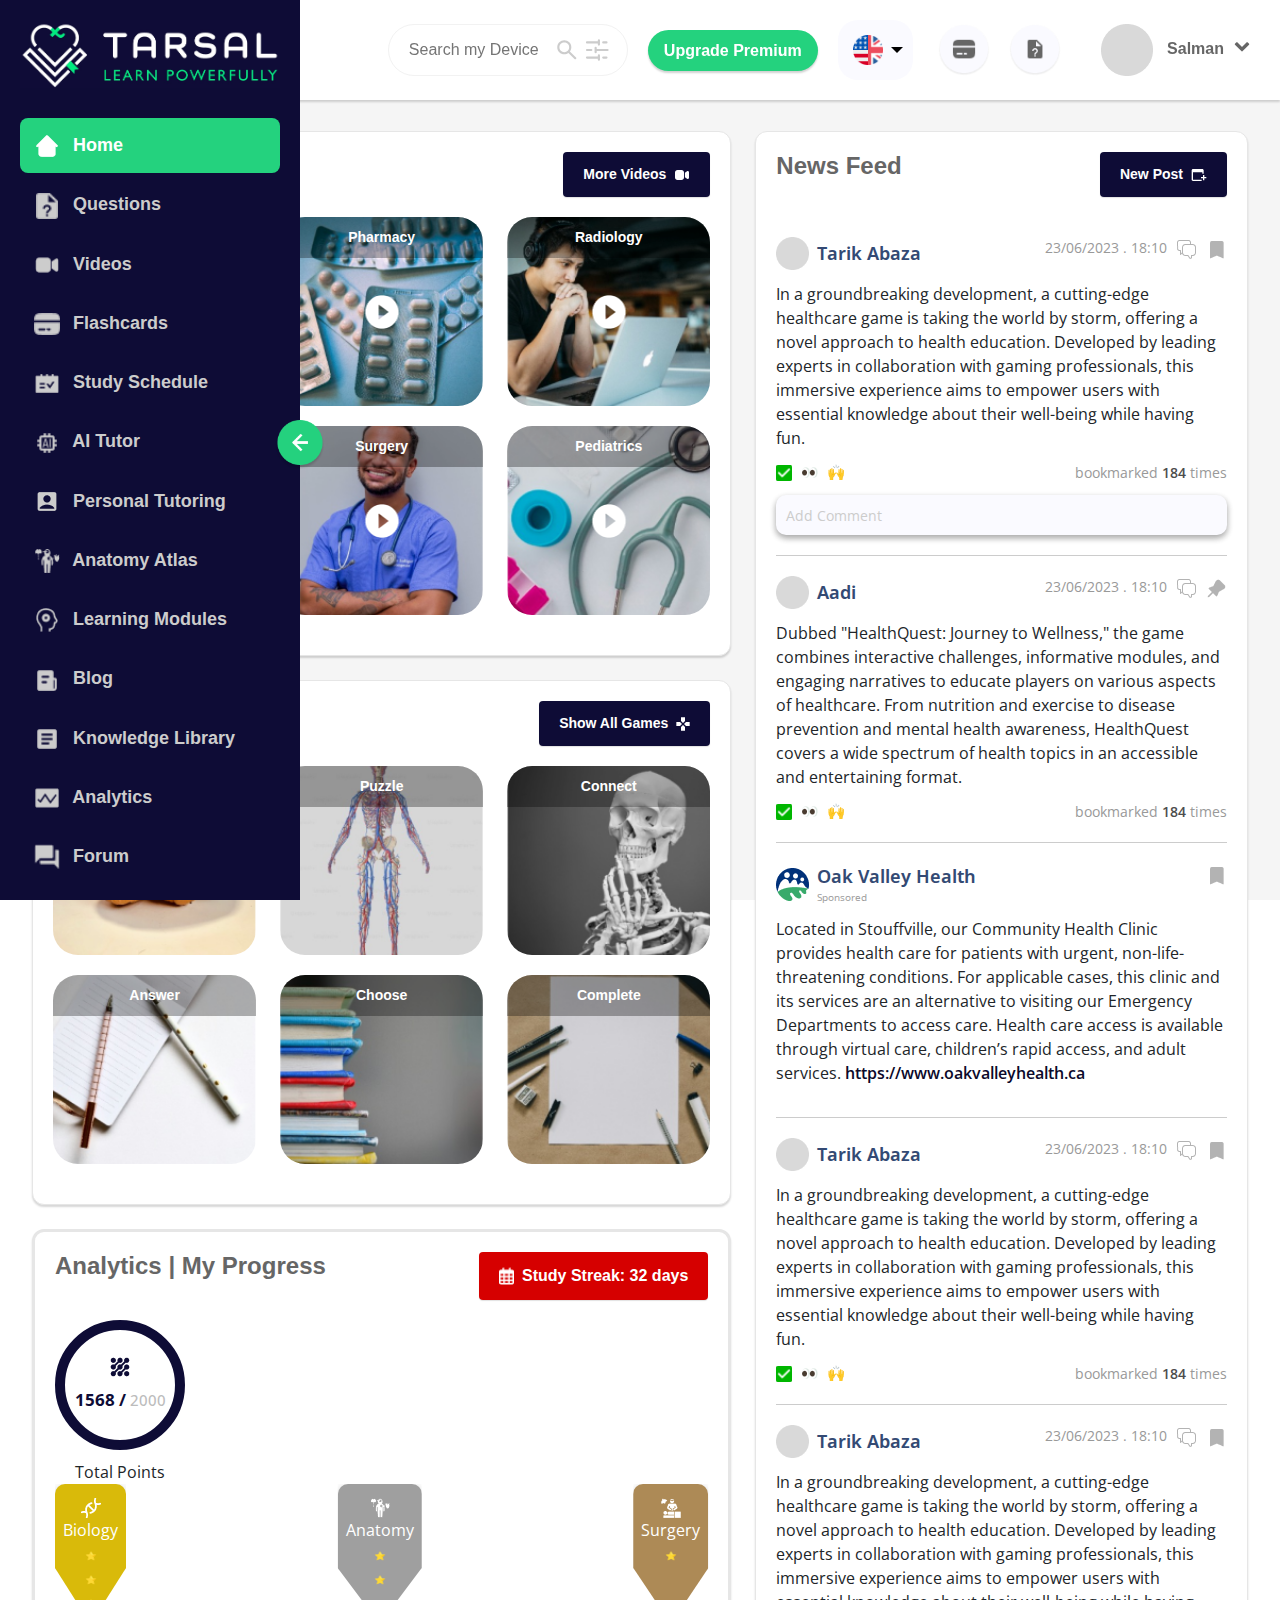
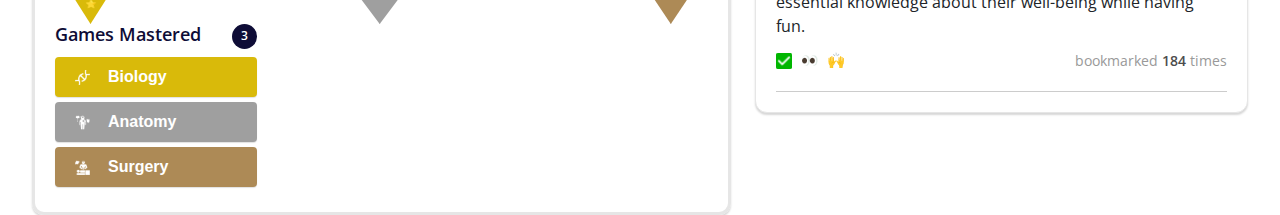
<file: index.html>
<!DOCTYPE html>
<html lang="en">
   <head>
      <meta charset="UTF-8">
      <meta name="viewport" content="width=device-width, initial-scale=1.0">
      <title>Home Dashboard Chat Collapsed</title>
      <link rel="icon" type="image/x-icon" href="">
      <link rel="stylesheet" href="https://cdnjs.cloudflare.com/ajax/libs/font-awesome/4.7.0/css/font-awesome.min.css">
      <link rel="stylesheet" href="css/bootstrap.css">
      <link rel="stylesheet" href="css/style.css">
      <link rel="stylesheet" href="css/responsive.css">
   </head>
   <body>
      <!--  -->
      <div class="home-dashboard-chat-collapsed">
         <div class="sidebar">
            <header>
               <div class="header-logo">
                  <a href="" class="wactive_logo_an">
                  <img src="img/logo.png" alt="" >
                  </a>
                  <a href="" class="active_logo_an">
                  <img src="img/logo_for_active.png" alt="" class="active_logo">
                  </a>
               </div>
               <div class="navigation">
                  <nav class="side-menu">
                     <ul>
                        <li>
                           <a href="" class="active"  title="Home">
                           <img src="img/iconamoon_home-fill.png" alt=""> Home
                           </a>
                        </li>
                        <li>
                           <a href=""  title="Questions">
                           <img src="img/questions.png" alt=""> Questions
                           </a>
                        </li>
                        <li>
                           <a href=""  title="Videos">
                           <img src="img/fluent_video-28-filled.png" alt=""> Videos
                           </a>
                        </li>
                        <li>
                           <a href=""  title="Flashcards">
                           <img src="img/Flashcards.png" alt=""> Flashcards
                           </a>
                        </li>
                        <li> 
                           <a href=""  title="Study Schedule">
                           <img src="img/ant-design_schedule-filled.png" alt=""> Study Schedule
                           </a>
                        </li>
                        <li>
                           <a href=""  title="AI Tutor">
                           <img src="img/eos-icons_ai.png" alt=""> AI Tutor
                           </a>
                        </li>
                        <li>
                           <a href=""  title="Personal Tutoring">
                           <img src="img/ic_baseline-account-box.png" alt=""> Personal Tutoring
                           </a>
                        </li>
                        <li>
                           <a href=""  title="Anatomy Atlas">
                           <img src="img/game-icons_anatomy.png" alt=""> Anatomy Atlas
                           </a>
                        </li>
                        <li>
                           <a href=""  title="Learning Modules">
                           <img src="img/iconoir_learning.png" alt=""> Learning Modules
                           </a>
                        </li>
                        <li>
                           <a href=""  title="Blog">
                           <img src="img/Blog.png" alt=""> Blog
                           </a>
                        </li>
                        <li>
                           <a href=""  title=" Knowledge Library">
                           <img src="img/material-symbols_article.png" alt=""> Knowledge Library
                           </a>
                        </li>
                        <li>
                           <a href=""  title="Analytics">
                           <img src="img/clarity_analytics-solid (1).png" alt=""> Analytics
                           </a>
                        </li>
                        <li>
                           <a href=""  title="Forum">
                           <img src="img/Forum.png" alt=""> Forum
                           </a>
                        </li>
                     </ul>
                  </nav>
               </div>
            </header>
         </div>
         <div class="home-dashboard">
            <div class="top-header">
               <div class="container-fluid">
                  <div class="main-header d-none d-xl-block">
                     <div class="header-row">
                        <div class="header-wrapper">
                           <h3 class="hello-aadi">Hello Aadi!</h3>
                        </div>
                        <div class="right-side">
                           <div class="search-wrapper">
                              <div class="search-box-wrapper">
                                 <Form>
                                    <div class="search-box-inner">
                                       <input type="search" placeholder="Search my Device">
                                       <div class="search-icon">
                                          <svg class="material-symbols-search-rounded" width="26" height="26"
                                             viewBox="0 0 26 26" fill="none"
                                             xmlns="http://www.w3.org/2000/svg">
                                             <path
                                                d="M20.475 21.9917L14.4083 15.925C13.8667 16.3583 13.2438 16.7014 12.5396 16.9542C11.8354 17.2069 11.0861 17.3333 10.2917 17.3333C8.32361 17.3333 6.65817 16.6516 5.29533 15.288C3.9325 13.9244 3.25072 12.259 3.25 10.2917C3.25 8.32361 3.93178 6.65817 5.29533 5.29533C6.65889 3.9325 8.32433 3.25072 10.2917 3.25C12.2597 3.25 13.9252 3.93178 15.288 5.29533C16.6508 6.65889 17.3326 8.32433 17.3333 10.2917C17.3333 11.0861 17.2069 11.8354 16.9542 12.5396C16.7014 13.2437 16.3583 13.8667 15.925 14.4083L22.0188 20.5021C22.2174 20.7007 22.3167 20.9444 22.3167 21.2333C22.3167 21.5222 22.2083 21.775 21.9917 21.9917C21.7931 22.1903 21.5403 22.2896 21.2333 22.2896C20.9264 22.2896 20.6736 22.1903 20.475 21.9917ZM10.2917 15.1667C11.6458 15.1667 12.7971 14.6925 13.7453 13.7442C14.6936 12.796 15.1674 11.6451 15.1667 10.2917C15.1667 8.9375 14.6925 7.78628 13.7443 6.838C12.796 5.88972 11.6451 5.41594 10.2917 5.41667C8.9375 5.41667 7.78628 5.89081 6.838 6.83908C5.88972 7.78736 5.41594 8.93822 5.41667 10.2917C5.41667 11.6458 5.89081 12.7971 6.83908 13.7453C7.78736 14.6936 8.93822 15.1674 10.2917 15.1667Z"
                                                fill="#CCCCCC" />
                                          </svg>
                                          <svg class="icon-park-outline-setting-config" width="26" height="26"
                                             viewBox="0 0 26 26" fill="none"
                                             xmlns="http://www.w3.org/2000/svg">
                                             <path
                                                d="M22.479 5.41667H19.229M14.8957 3.25V7.58333M14.8957 5.41667H2.979M7.31234 13H2.979M11.6457 10.8333V15.1667M23.5623 13H11.6457M22.479 20.5833H19.229M14.8957 18.4167V22.75M14.8957 20.5833H2.979"
                                                stroke="#CCCCCC" stroke-width="2.16667"
                                                stroke-linecap="round" stroke-linejoin="round" />
                                          </svg>
                                       </div>
                                    </div>
                                 </Form>
                              </div>
                              <div class="premium">
                                 <a class="upgrade-premium">Upgrade Premium</a>
                              </div>
                           </div>
                           <nav class="mainnav">
                              <div> <i class="fa fa-bars">menu</i> </div>
                              <ul>
                                 <li class="hasDD">
                                    <a href="#"><img src="./img/uk.png" alt=""> </a>
                                    <ul class="bottom_ul_flags">
                                       <li><a href="#"><img src="./img/uk.png" alt="">EN</a></li>
                                       <li><a href="#"><img src="./img/de_flag.png" alt="">DE</a></li>
                                    </ul>
                                 </li>
                              </ul>
                           </nav>
                           <div class="solar-car">
                              <img src="img/solar_card-bold.png" alt="">
                              <img src="img/mdi_file-question.png" alt="">
                           </div>
                           <div class="user-profile">
                              <nav>
                                 <ul>
                                    <li class="menu" id="dropMenu">
                                       <div class="drop-box">
                                          <a class="drop-text" href="#"> <img src="img/user.png" alt="">
                                          Salman<i class="fa fa-chevron-up rotate"></i>
                                          </a>
                                       </div>
                                       <ul id="ul">
                                          <li><a href="#">Profile</a></li>
                                          <li><a href="#">Log Out</a></li>
                                       </ul>
                                    </li>
                                 </ul>
                              </nav>
                           </div>
                        </div>
                     </div>
                  </div>
                  <div id="side_responsive" class="d-xl-none">
                     <div id="mySidenav" class="sidenav">
                        <a href="javascript:void(0)" class="closebtn" onclick="closeNav()">&times;</a>
                        <!-- <a href="#">About</a>
                           <a href="#">Services</a>
                           <a href="#">Clients</a>
                           <a href="#">Contact</a> -->
                        <div class="header-wrapper">
                           <h3 class="hello-aadi">Hello Aadi!</h3>
                        </div>
                        <div class="right-side">
                           <div class="search-wrapper">
                              <div class="search-box-wrapper">
                                 <Form>
                                    <div class="search-box-inner">
                                       <input type="search" placeholder="Search my Device">
                                       <div class="search-icon">
                                          <svg class="material-symbols-search-rounded" width="26" height="26"
                                             viewBox="0 0 26 26" fill="none"
                                             xmlns="http://www.w3.org/2000/svg">
                                             <path
                                                d="M20.475 21.9917L14.4083 15.925C13.8667 16.3583 13.2438 16.7014 12.5396 16.9542C11.8354 17.2069 11.0861 17.3333 10.2917 17.3333C8.32361 17.3333 6.65817 16.6516 5.29533 15.288C3.9325 13.9244 3.25072 12.259 3.25 10.2917C3.25 8.32361 3.93178 6.65817 5.29533 5.29533C6.65889 3.9325 8.32433 3.25072 10.2917 3.25C12.2597 3.25 13.9252 3.93178 15.288 5.29533C16.6508 6.65889 17.3326 8.32433 17.3333 10.2917C17.3333 11.0861 17.2069 11.8354 16.9542 12.5396C16.7014 13.2437 16.3583 13.8667 15.925 14.4083L22.0188 20.5021C22.2174 20.7007 22.3167 20.9444 22.3167 21.2333C22.3167 21.5222 22.2083 21.775 21.9917 21.9917C21.7931 22.1903 21.5403 22.2896 21.2333 22.2896C20.9264 22.2896 20.6736 22.1903 20.475 21.9917ZM10.2917 15.1667C11.6458 15.1667 12.7971 14.6925 13.7453 13.7442C14.6936 12.796 15.1674 11.6451 15.1667 10.2917C15.1667 8.9375 14.6925 7.78628 13.7443 6.838C12.796 5.88972 11.6451 5.41594 10.2917 5.41667C8.9375 5.41667 7.78628 5.89081 6.838 6.83908C5.88972 7.78736 5.41594 8.93822 5.41667 10.2917C5.41667 11.6458 5.89081 12.7971 6.83908 13.7453C7.78736 14.6936 8.93822 15.1674 10.2917 15.1667Z"
                                                fill="#CCCCCC" />
                                          </svg>
                                          <svg class="icon-park-outline-setting-config" width="26" height="26"
                                             viewBox="0 0 26 26" fill="none"
                                             xmlns="http://www.w3.org/2000/svg">
                                             <path
                                                d="M22.479 5.41667H19.229M14.8957 3.25V7.58333M14.8957 5.41667H2.979M7.31234 13H2.979M11.6457 10.8333V15.1667M23.5623 13H11.6457M22.479 20.5833H19.229M14.8957 18.4167V22.75M14.8957 20.5833H2.979"
                                                stroke="#CCCCCC" stroke-width="2.16667"
                                                stroke-linecap="round" stroke-linejoin="round" />
                                          </svg>
                                       </div>
                                    </div>
                                 </Form>
                              </div>
                              <div class="premium">
                                 <a class="upgrade-premium">Upgrade Premium</a>
                              </div>
                           </div>
                           <nav class="mainnav">
                              <div> <i class="fa fa-bars">menu</i> </div>
                              <ul>
                                 <li class="hasDD">
                                    <a href="#"><img src="./img/uk.png" alt=""> </a>
                                    <ul class="bottom_ul_flags">
                                       <li><a href="#"><img src="./img/uk.png" alt="">EN</a></li>
                                       <li><a href="#"><img src="./img/de_flag.png" alt="">DE</a></li>
                                    </ul>
                                 </li>
                              </ul>
                           </nav>
                           <div class="solar-car">
                              <img src="img/solar_card-bold.png" alt="">
                              <img src="img/mdi_file-question.png" alt="">
                           </div>
                           <div class="user-profile">
                              <nav>
                                 <ul>
                                    <li class="menu" id="dropMenu">
                                       <div class="drop-box">
                                          <a class="drop-text" href="#"> <img src="img/user.png" alt="">
                                          Salman<i class="fa fa-chevron-up rotate"></i>
                                          </a>
                                       </div>
                                       <ul id="ul">
                                          <li><a href="#">Profile</a></li>
                                          <li><a href="#">Log Out</a></li>
                                       </ul>
                                    </li>
                                 </ul>
                              </nav>
                           </div>
                        </div>
                     </div>
                     <div class="toggle_side_nav_mob">
                        <span style="font-size:30px;cursor:pointer" onclick="openNav()">&#9776;</span>
                     </div>
                  </div>
               </div>
            </div>
            <div class="site-bnr">
               <div class="toggle_cls">
                  <img src="./img/toggle_img1.png" alt="">
               </div>
               <div class="container-fluid">
                  <div class="">
                     <div class="row">
                        <div class="col-lg-7">
                           <div class="learning-div">
                              <div class="head-row-wrapper">
                                 <div class="head-row">
                                    <h4 class="learn2">Learn</h4>
                                 </div>
                                 <div class="new-post">
                                    <div class="more-videos">More Videos</div>
                                    <svg class="fluent-video-16-filled" width="16" height="16"
                                       viewBox="0 0 16 16" fill="none" xmlns="http://www.w3.org/2000/svg">
                                       <path
                                          d="M1 5.5C1 4.83696 1.26339 4.20107 1.73223 3.73223C2.20107 3.26339 2.83696 3 3.5 3H7.5C8.16304 3 8.79893 3.26339 9.26777 3.73223C9.73661 4.20107 10 4.83696 10 5.5V10.5C10 11.163 9.73661 11.7989 9.26777 12.2678C8.79893 12.7366 8.16304 13 7.5 13H3.5C2.83696 13 2.20107 12.7366 1.73223 12.2678C1.26339 11.7989 1 11.163 1 10.5V5.5ZM13.036 11.778L10.9 10.304C10.913 10.211 10.92 10.117 10.92 10.021V5.981C10.92 5.885 10.913 5.791 10.9 5.698L13.036 4.224C13.2236 4.09456 13.4429 4.01886 13.6704 4.00507C13.8979 3.99129 14.1248 4.03996 14.3266 4.14581C14.5284 4.25166 14.6975 4.41066 14.8154 4.60563C14.9334 4.8006 14.9959 5.02411 14.996 5.252V10.75C14.9959 10.9779 14.9334 11.2014 14.8154 11.3964C14.6975 11.5913 14.5284 11.7503 14.3266 11.8562C14.1248 11.962 13.8979 12.0107 13.6704 11.9969C13.4429 11.9831 13.2236 11.9074 13.036 11.778Z"
                                          fill="white" />
                                    </svg>
                                 </div>
                              </div>
                              <div class="row">
                                 <div class="col-lg-6 col-xl-4">
                                    <div class="learn-box">
                                       <div class="learn-box-img">
                                          <figure>
                                             <img src="img/1.png" alt="">
                                          </figure>
                                          <div class="play-bnt">
                                             <img src="img/gridicons_play.png" alt="">
                                          </div>
                                          <div class="title">
                                             <p class="learning-medicine">learning Medicine</p>
                                          </div>
                                       </div>
                                    </div>
                                 </div>
                                 <div class="col-lg-6 col-xl-4">
                                    <div class="learn-box">
                                       <div class="learn-box-img">
                                          <figure>
                                             <img src="img/2.png" alt="">
                                          </figure>
                                          <div class="play-bnt">
                                             <img src="img/gridicons_play.png" alt="">
                                          </div>
                                          <div class="title">
                                             <p class="learning-medicine">Pharmacy</p>
                                          </div>
                                       </div>
                                    </div>
                                 </div>
                                 <div class="col-lg-6 col-xl-4">
                                    <div class="learn-box">
                                       <div class="learn-box-img">
                                          <figure>
                                             <img src="img/3.png" alt="">
                                          </figure>
                                          <div class="play-bnt">
                                             <img src="img/gridicons_play.png" alt="">
                                          </div>
                                          <div class="title">
                                             <p class="learning-medicine">Radiology </p>
                                          </div>
                                       </div>
                                    </div>
                                 </div>
                                 <div class="col-lg-6 col-xl-4">
                                    <div class="learn-box">
                                       <div class="learn-box-img">
                                          <figure>
                                             <img src="img/4.png" alt="">
                                          </figure>
                                          <div class="play-bnt">
                                             <img src="img/gridicons_play.png" alt="">
                                          </div>
                                          <div class="title">
                                             <p class="learning-medicine">Medicines</p>
                                          </div>
                                       </div>
                                    </div>
                                 </div>
                                 <div class="col-lg-6 col-xl-4">
                                    <div class="learn-box">
                                       <div class="learn-box-img">
                                          <figure>
                                             <img src="img/5.png" alt="">
                                          </figure>
                                          <div class="play-bnt">
                                             <img src="img/gridicons_play.png" alt="">
                                          </div>
                                          <div class="title">
                                             <p class="learning-medicine">Surgery</p>
                                          </div>
                                       </div>
                                    </div>
                                 </div>
                                 <div class="col-lg-6 col-xl-4">
                                    <div class="learn-box">
                                       <div class="learn-box-img">
                                          <figure>
                                             <img src="img/6.png" alt="">
                                          </figure>
                                          <div class="play-bnt">
                                             <img src="img/gridicons_play.png" alt="">
                                          </div>
                                          <div class="title">
                                             <p class="learning-medicine">Pediatrics </p>
                                          </div>
                                       </div>
                                    </div>
                                 </div>
                              </div>
                           </div>
                           <div class="learning-div practice my-4">
                              <div class="head-row-wrapper">
                                 <div class="head-row">
                                    <h4 class="learn2">Practice</h4>
                                 </div>
                                 <div class="new-post">
                                    <div class="more-videos">Show All Games</div>
                                    <svg class="vector" width="14" height="14" viewBox="0 0 14 14" fill="none"
                                       xmlns="http://www.w3.org/2000/svg">
                                       <path
                                          d="M10.0002 5.00001L8.00016 7.00001L10.0002 9.00001H13.6668V5.00001M5.00016 10V13.6667H9.00016V10L7.00016 8.00001M4.00016 5.00001H0.333496V9.00001H4.00016L6.00016 7.00001M9.00016 4.00001V0.333344H5.00016V4.00001L7.00016 6.00001L9.00016 4.00001Z"
                                          fill="white" />
                                    </svg>
                                 </div>
                              </div>
                              <div class="row">
                                 <div class="col-lg-6 col-xl-4">
                                    <div class="learn-box practice">
                                       <div class="learn-box-img">
                                          <figure>
                                             <img src="img/Brain.png" alt="">
                                          </figure>
                                          <div class="title">
                                             <p class="learning-medicine">Brain Game</p>
                                          </div>
                                          <div class="bottom-text">
                                             <p>What Sets The application apart is emphasis on real-world
                                                applicability
                                             </p>
                                          </div>
                                       </div>
                                    </div>
                                 </div>
                                 <div class="col-lg-6 col-xl-4">
                                    <div class="learn-box practice">
                                       <div class="learn-box-img">
                                          <figure>
                                             <img src="img/Puzzle.png" alt="">
                                          </figure>
                                          <div class="title">
                                             <p class="learning-medicine">Puzzle</p>
                                          </div>
                                          <div class="bottom-text">
                                             <p>You need to solve this Puzzle with your Knowledge of Anatomy
                                             </p>
                                          </div>
                                       </div>
                                    </div>
                                 </div>
                                 <div class="col-lg-6 col-xl-4">
                                    <div class="learn-box practice">
                                       <div class="learn-box-img">
                                          <figure>
                                             <img src="img/Connect.png" alt="">
                                          </figure>
                                          <div class="title">
                                             <p class="learning-medicine">Connect </p>
                                          </div>
                                          <div class="bottom-text">
                                             <p>Connect the right bones to each other</p>
                                          </div>
                                       </div>
                                    </div>
                                 </div>
                                 <div class="col-lg-6 col-xl-4">
                                    <div class="learn-box practice">
                                       <div class="learn-box-img">
                                          <figure>
                                             <img src="img/Answer.png" alt="">
                                          </figure>
                                          <div class="title">
                                             <p class="learning-medicine">Answer</p>
                                          </div>
                                          <div class="bottom-text">
                                             <p>Answer the questions</p>
                                          </div>
                                       </div>
                                    </div>
                                 </div>
                                 <div class="col-lg-6 col-xl-4">
                                    <div class="learn-box practice">
                                       <div class="learn-box-img">
                                          <figure>
                                             <img src="img/Choose.png" alt="">
                                          </figure>
                                          <div class="title">
                                             <p class="learning-medicine">Choose</p>
                                          </div>
                                          <div class="bottom-text">
                                             <p>Choose the right Answer</p>
                                          </div>
                                       </div>
                                    </div>
                                 </div>
                                 <div class="col-lg-6 col-xl-4">
                                    <div class="learn-box practice">
                                       <div class="learn-box-img">
                                          <figure>
                                             <img src="img/Complete.png" alt="">
                                          </figure>
                                          <div class="title">
                                             <p class="learning-medicine">Complete </p>
                                          </div>
                                          <div class="bottom-text">
                                             <p>Complete the sentence with the right word which is missing
                                             </p>
                                          </div>
                                       </div>
                                    </div>
                                 </div>
                              </div>
                           </div>
                           <div class="row">
                              <div class="col-lg-12">
                                 <div class="my_progress_bottom">
                                    <div class="head-row-wrapper">
                                       <div class="head-row">
                                          <h4 class="learn2">Analytics | My Progress</h4>
                                       </div>
                                       <div class="new-post">
                                          <img src="./img/calendar_icon.png" alt="" class="img-fluid">
                                          <div class="more-videos">Study Streak: 32 days</div>
                                       </div>
                                    </div>
                                    <div class="total_points_bottom_section">
                                       <div class="row">
                                          <div class="col-xxl-3">
                                             <div class="total_points">
                                                <div class="point_chart">
                                                   <img src="./img/analytics.png" alt="" class="img-fluid">
                                                   <p>1568 / <span>2000</span></p>
                                                </div>
                                                <p class="points_para">total points</p>
                                             </div>
                                          </div>
                                          <div class="col-xxl-5">
                                             <div class="bas_sec">
                                                <div class="biology common_bas_cls">
                                                   <img src="./img/biology.png" alt="" class="img-fluid common_bac_img">
                                                   <p>Biology</p>
                                                   <div class="stars_bas">
                                                      <div class="stars_div">
                                                         <img src="./img/noto_star.png" alt="" class="img-fluid">
                                                      </div>
                                                      <div class="stars_div">
                                                         <img src="./img/noto_star.png" alt="" class="img-fluid">
                                                      </div>
                                                      <div class="stars_div">
                                                         <img src="./img/noto_star.png" alt="" class="img-fluid">
                                                      </div>
                                                   </div>
                                                </div>
                                                <div class="anatomy common_bas_cls">
                                                   <img src="./img/anatomy.png" alt="" class="img-fluid common_bac_img">
                                                   <p>Anatomy</p>
                                                   <div class="stars_bas">
                                                      <div class="stars_div">
                                                         <img src="./img/noto_star.png" alt="" class="img-fluid">
                                                      </div>
                                                      <div class="stars_div">
                                                         <img src="./img/noto_star.png" alt="" class="img-fluid">
                                                      </div>
                                                   </div>
                                                </div>
                                                <div class="surgery common_bas_cls">
                                                   <img src="./img/surgery.png" alt="" class="img-fluid common_bac_img">
                                                   <p>Surgery</p>
                                                   <div class="stars_bas">
                                                      <div class="stars_div">
                                                         <img src="./img/noto_star.png" alt="" class="img-fluid">
                                                      </div>
                                                   </div>
                                                </div>
                                             </div>
                                          </div>
                                          <div class="col-xl-4">
                                             <div class="game_masterd">
                                                <h4>Games Mastered <span>3</span></h4>
                                                <div class="new-post bio">
                                                   <img src="./img/biology.png" alt="" class="img-fluid">
                                                   <div class="more-videos">Biology</div>
                                                </div>
                                                <div class="new-post anato">
                                                   <img src="./img/anatomy.png" alt="" class="img-fluid">
                                                   <div class="more-videos">Anatomy</div>
                                                </div>
                                                <div class="new-post surg">
                                                   <img src="./img/surgery.png" alt="" class="img-fluid">
                                                   <div class="more-videos">Surgery</div>
                                                </div>
                                             </div>
                                          </div>
                                       </div>
                                    </div>
                                 </div>
                              </div>
                           </div>
                        </div>
                        <div class="col-lg-5">
                           <div class="">
                              <div class="learning-div">
                                 <div class="head-row-wrapper">
                                    <div class="head-row">
                                       <h4 class="learn2">News Feed </h4>
                                    </div>
                                    <div class="new-post">
                                       <div class="more-videos">New Post</div>
                                       <svg class="material-symbols-add-ad" width="16" height="16"
                                          viewBox="0 0 16 16" fill="none" xmlns="http://www.w3.org/2000/svg">
                                          <path
                                             d="M11.9998 13.3333V11.3333H9.99984V10H11.9998V8H13.3332V10H15.3332V11.3333H13.3332V13.3333H11.9998ZM1.99984 14C1.63317 14 1.31939 13.8696 1.0585 13.6087C0.797615 13.3478 0.666948 13.0338 0.666504 12.6667V3.33333C0.666504 2.96667 0.797171 2.65289 1.0585 2.392C1.31984 2.13111 1.63362 2.00044 1.99984 2H11.3332C11.6998 2 12.0138 2.13067 12.2752 2.392C12.5365 2.65333 12.6669 2.96711 12.6665 3.33333V6.66667H11.3332V5.33333H1.99984V12.6667H10.6665V14H1.99984Z"
                                             fill="white" />
                                       </svg>
                                    </div>
                                 </div>
                                 <div class="name-user">
                                    <div class="user-box">
                                       <div class="user-wrapper">
                                          <div class="user-img-wrapper">
                                             <img src="img/user.png" alt="">
                                          </div>
                                          <div class="tarik-abaza">Tarik Abaza</div>
                                       </div>
                                       <div class="usre-main">
                                          <div class="date-box">
                                             <p>23/06/2023 . 18:10</p>
                                             <div class="tooltip-box">
                                                <div id="boton" class="boton">
                                                   <img src="img/comment.png" alt="">
                                                </div>
                                                <div class="tooltip" id="tooltip">
                                                   <p><i class="fa fa-check-square green_i" aria-hidden="true"></i>
                                                   </p>
                                                   <p><i class="fa fa-comments-o" aria-hidden="true"></i>
                                                   </p>
                                                   <p><i class="fa fa-meh-o" aria-hidden="true"></i>
                                                   </p>
                                                   <p><i class="fa fa-bookmark" aria-hidden="true"></i></p>
                                                   <p><i class="fa fa-share" aria-hidden="true"></i>
                                                   </p>
                                                   <p><i class="fa fa-pencil-square-o"
                                                      aria-hidden="true"></i> </p>
                                                   <p><i class="fa fa-ellipsis-v" aria-hidden="true"></i>
                                                   </p>
                                                </div>
                                                <div class="saveimg">
                                                   <img src="img/material-symbols_bookmark.png" alt="">
                                                </div>
                                             </div>
                                          </div>
                                       </div>
                                    </div>
                                    <div class="content_box">
                                       <p>In a groundbreaking development, a cutting-edge healthcare game is
                                          taking the world by storm, offering a novel approach to health
                                          education. Developed by leading experts in collaboration with gaming
                                          professionals, this immersive experience aims to empower users with
                                          essential knowledge about their well-being while having fun.
                                       </p>
                                    </div>
                                    <div class="bottom_feed_area">
                                       <div class="left_icons">
                                          <div class="tick_hover common_icons_css">
                                             <img src="./img/green_tick.png" alt="" class="img-fluid">
                                             <span class="tick_hover_span comon_span_h">174</span>
                                          </div>
                                          <div class="eye_hover common_icons_css">
                                             <img src="./img/two_eyes.png" alt="" class="img-fluid">
                                             <span class="eye_hover_span comon_span_h">948</span>
                                          </div>
                                          <div class="hand_hover common_icons_css">
                                             <img src="./img/hand_up.png" alt="" class="img-fluid">
                                             <span class="hand_hover_span comon_span_h">54</span>
                                          </div>
                                       </div>
                                       <div class="right_bookmarks">
                                          <p>bookmarked <span>184 </span>times</p>
                                       </div>
                                    </div>
                                    <div class="add_comment_input">
                                       <input type="text" class="add_comment" placeholder="Add Comment">
                                    </div>
                                 </div>
                                 <div class="name-user">
                                    <div class="user-box">
                                       <div class="user-wrapper">
                                          <div class="user-img-wrapper">
                                             <img src="img/user.png" alt="">
                                          </div>
                                          <div class="tarik-abaza">Aadi</div>
                                       </div>
                                       <div class="usre-main">
                                          <div class="date-box">
                                             <p>23/06/2023 . 18:10</p>
                                             <div class="tooltip-box">
                                                <div id="boton" class="boton">
                                                   <img src="img/comment.png" alt="">
                                                </div>
                                                <div class="tooltip" id="tooltip">
                                                   <p><i class="fa fa-check-square green_i" aria-hidden="true"></i>
                                                   </p>
                                                   <p><i class="fa fa-comments-o" aria-hidden="true"></i>
                                                   </p>
                                                   <p><i class="fa fa-meh-o" aria-hidden="true"></i>
                                                   </p>
                                                   <p><i class="fa fa-bookmark" aria-hidden="true"></i></p>
                                                   <p><i class="fa fa-share" aria-hidden="true"></i>
                                                   </p>
                                                   <p><i class="fa fa-pencil-square-o"
                                                      aria-hidden="true"></i> </p>
                                                   <p><i class="fa fa-ellipsis-v" aria-hidden="true"></i>
                                                   </p>
                                                </div>
                                                <div class="pin_img">
                                                   <img src="img/pin.png" alt="" class="img-fluid">
                                                </div>
                                             </div>
                                          </div>
                                       </div>
                                    </div>
                                    <div class="content_box">
                                       <p>Dubbed "HealthQuest: Journey to Wellness," the game combines interactive challenges, informative modules, and engaging narratives to educate players on various aspects of healthcare. From nutrition and exercise to disease prevention and mental health awareness, HealthQuest covers a wide spectrum of health topics in an accessible and entertaining format.</p>
                                    </div>
                                    <div class="bottom_feed_area">
                                       <div class="left_icons">
                                          <div class="tick_hover common_icons_css">
                                             <img src="./img/green_tick.png" alt="" class="img-fluid">
                                             <span class="tick_hover_span comon_span_h">174</span>
                                          </div>
                                          <div class="eye_hover common_icons_css">
                                             <img src="./img/two_eyes.png" alt="" class="img-fluid">
                                             <span class="eye_hover_span comon_span_h">948</span>
                                          </div>
                                          <div class="hand_hover common_icons_css">
                                             <img src="./img/hand_up.png" alt="" class="img-fluid">
                                             <span class="hand_hover_span comon_span_h">54</span>
                                          </div>
                                       </div>
                                       <div class="right_bookmarks">
                                          <p>bookmarked <span>184 </span>times</p>
                                       </div>
                                    </div>
                                 </div>
                                 <div class="name-user">
                                    <div class="user-box">
                                       <div class="user-wrapper">
                                          <div class="user-img-wrapper">
                                             <img src="img/oak__valley.png" alt="" class="img-fluid">
                                          </div>
                                          <div class="">
                                             <div class="tarik-abaza">Oak Valley Health
                                             </div>
                                             <p class="sponser_img">
                                                Sponsored
                                             </p>
                                          </div>
                                       </div>
                                       <div class="usre-main">
                                          <div class="date-box">
                                             <div class="tooltip-box">
                                                <div class="saveimg">
                                                   <img src="img/material-symbols_bookmark.png" alt="">
                                                </div>
                                             </div>
                                          </div>
                                       </div>
                                    </div>
                                    <div class="content_box">
                                       <p>Located in Stouffville, our Community Health Clinic provides health care for patients with urgent, non-life-threatening conditions. For applicable cases, this clinic and its services are an alternative to visiting our Emergency Departments to access care. Health care access is available through virtual care, children’s rapid access, and adult services. <a href="https://www.oakvalleyhealth.ca">https://www.oakvalleyhealth.ca</a></p>
                                    </div>
                                 </div>
                                 <div class="name-user">
                                    <div class="user-box">
                                       <div class="user-wrapper">
                                          <div class="user-img-wrapper">
                                             <img src="img/user.png" alt="">
                                          </div>
                                          <div class="tarik-abaza">Tarik Abaza</div>
                                       </div>
                                       <div class="usre-main">
                                          <div class="date-box">
                                             <p>23/06/2023 . 18:10</p>
                                             <div class="tooltip-box">
                                                <div id="boton" class="boton">
                                                   <img src="img/comment.png" alt="">
                                                </div>
                                                <div class="tooltip" id="tooltip">
                                                   <p><i class="fa fa-check-square green_i" aria-hidden="true"></i>
                                                   </p>
                                                   <p><i class="fa fa-comments-o" aria-hidden="true"></i>
                                                   </p>
                                                   <p><i class="fa fa-meh-o" aria-hidden="true"></i>
                                                   </p>
                                                   <p><i class="fa fa-bookmark" aria-hidden="true"></i></p>
                                                   <p><i class="fa fa-share" aria-hidden="true"></i>
                                                   </p>
                                                   <p><i class="fa fa-pencil-square-o"
                                                      aria-hidden="true"></i> </p>
                                                   <p><i class="fa fa-ellipsis-v" aria-hidden="true"></i>
                                                   </p>
                                                </div>
                                                <div class="saveimg">
                                                   <img src="img/material-symbols_bookmark.png" alt="">
                                                </div>
                                             </div>
                                          </div>
                                       </div>
                                    </div>
                                    <div class="content_box">
                                       <p>In a groundbreaking development, a cutting-edge healthcare game is
                                          taking the world by storm, offering a novel approach to health
                                          education. Developed by leading experts in collaboration with gaming
                                          professionals, this immersive experience aims to empower users with
                                          essential knowledge about their well-being while having fun.
                                       </p>
                                    </div>
                                    <div class="bottom_feed_area">
                                       <div class="left_icons">
                                          <div class="tick_hover common_icons_css">
                                             <img src="./img/green_tick.png" alt="" class="img-fluid">
                                             <span class="tick_hover_span comon_span_h">174</span>
                                          </div>
                                          <div class="eye_hover common_icons_css">
                                             <img src="./img/two_eyes.png" alt="" class="img-fluid">
                                             <span class="eye_hover_span comon_span_h">948</span>
                                          </div>
                                          <div class="hand_hover common_icons_css">
                                             <img src="./img/hand_up.png" alt="" class="img-fluid">
                                             <span class="hand_hover_span comon_span_h">54</span>
                                          </div>
                                       </div>
                                       <div class="right_bookmarks">
                                          <p>bookmarked <span>184 </span>times</p>
                                       </div>
                                    </div>
                                 </div>
                                 <div class="name-user">
                                    <div class="user-box">
                                       <div class="user-wrapper">
                                          <div class="user-img-wrapper">
                                             <img src="img/user.png" alt="">
                                          </div>
                                          <div class="tarik-abaza">Tarik Abaza</div>
                                       </div>
                                       <div class="usre-main">
                                          <div class="date-box">
                                             <p>23/06/2023 . 18:10</p>
                                             <div class="tooltip-box">
                                                <div id="boton" class="boton">
                                                   <img src="img/comment.png" alt="">
                                                </div>
                                                <div class="tooltip" id="tooltip">
                                                   <p><i class="fa fa-check-square green_i" aria-hidden="true"></i>
                                                   </p>
                                                   <p><i class="fa fa-comments-o" aria-hidden="true"></i>
                                                   </p>
                                                   <p><i class="fa fa-meh-o" aria-hidden="true"></i>
                                                   </p>
                                                   <p><i class="fa fa-bookmark" aria-hidden="true"></i></p>
                                                   <p><i class="fa fa-share" aria-hidden="true"></i>
                                                   </p>
                                                   <p><i class="fa fa-pencil-square-o"
                                                      aria-hidden="true"></i> </p>
                                                   <p><i class="fa fa-ellipsis-v" aria-hidden="true"></i>
                                                   </p>
                                                </div>
                                                <div class="saveimg">
                                                   <img src="img/material-symbols_bookmark.png" alt="">
                                                </div>
                                             </div>
                                          </div>
                                       </div>
                                    </div>
                                    <div class="content_box">
                                       <p>In a groundbreaking development, a cutting-edge healthcare game is
                                          taking the world by storm, offering a novel approach to health
                                          education. Developed by leading experts in collaboration with gaming
                                          professionals, this immersive experience aims to empower users with
                                          essential knowledge about their well-being while having fun.
                                       </p>
                                    </div>
                                    <div class="bottom_feed_area">
                                       <div class="left_icons">
                                          <div class="tick_hover common_icons_css">
                                             <img src="./img/green_tick.png" alt="" class="img-fluid">
                                             <span class="tick_hover_span comon_span_h">174</span>
                                          </div>
                                          <div class="eye_hover common_icons_css">
                                             <img src="./img/two_eyes.png" alt="" class="img-fluid">
                                             <span class="eye_hover_span comon_span_h">948</span>
                                          </div>
                                          <div class="hand_hover common_icons_css">
                                             <img src="./img/hand_up.png" alt="" class="img-fluid">
                                             <span class="hand_hover_span comon_span_h">54</span>
                                          </div>
                                       </div>
                                       <div class="right_bookmarks">
                                          <p>bookmarked <span>184 </span>times</p>
                                       </div>
                                    </div>
                                 </div>
                              </div>
                           </div>
                        </div>
                     </div>
                  </div>
               </div>
            </div>
         </div>
      </div>
      <script src="https://ajax.googleapis.com/ajax/libs/jquery/3.7.1/jquery.min.js"></script>
      <script src="./javascript/bootstrap.bundle.js"></script>
      <script src="javascript/custom.js"></script>
   </body>
</html>
</file>
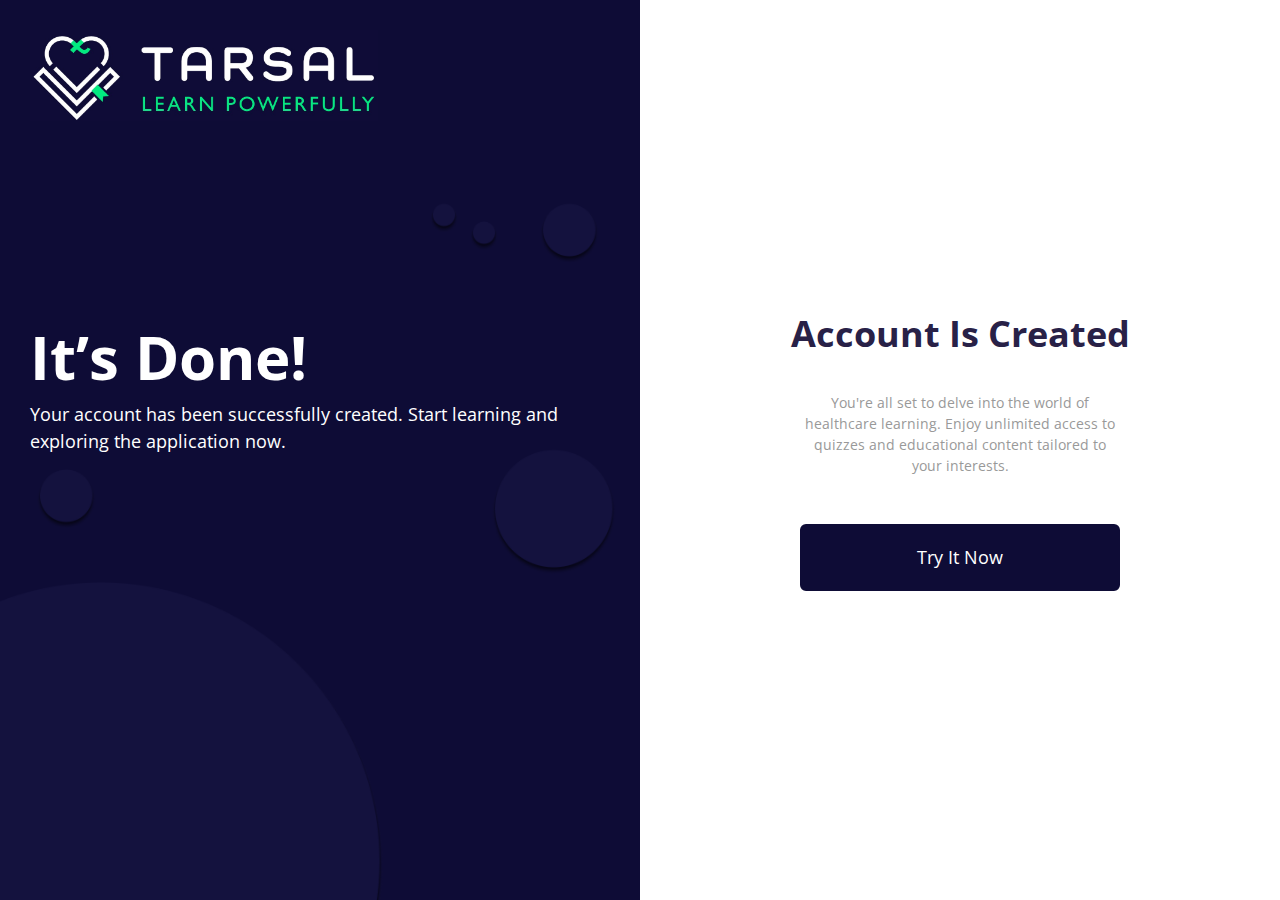
<file: accont-is-created.html>
<!DOCTYPE html>
<html lang="en">

<head>
    <meta charset="UTF-8">
    <meta name="viewport" content="width=device-width, initial-scale=1.0">
    <title>Account is Created</title>
    <link rel="icon" type="image/x-icon" href="">
    <link rel="stylesheet" href="https://cdnjs.cloudflare.com/ajax/libs/font-awesome/4.7.0/css/font-awesome.min.css">
    <link rel="stylesheet" href="css/bootstrap.css">
    <link rel="stylesheet" href="css/style.css">
    <link rel="stylesheet" href="css/responsive.css">
</head>

<body>
    <!-- password recovery section start --> 
    <div class="password_recovery">
        <div class="container-fluid">
            <div class="password-recovery-inner">
                <div class="row">
                    <div class="col-lg-6 col-md-12 col-sm-12 col-12 banner">
                        <div class="password_inner">
                            <div class="logo"><img src="img/logo.png" alt="logo"></div>
                            <div class="middle">
                                <h1>It’s Done!</h1>
                                <p>Your account has been successfully created. Start learning and exploring the application now.</p>
                            </div>
                        </div>
                    </div>
                    <div class="col-lg-6 col-md-12 col-sm-12 col-12 banner">
                        <div class="password_inner1">
                            <div class="form_inner">
                                <h3>Account Is Created</h3>
                                <div class="form-group">
                                    <div id="emailHelp " class="form-text text-center">You're all set to delve into the world of healthcare learning. Enjoy unlimited access to quizzes and educational content tailored to your interests.</div>
    
                                </div>
                                <button type="submit" class="btn mt-5">Try It Now</button>
                            </div>
                        </div>
                    </div>
                </div>
            </div>
        </div>
    </div>
    <!-- password recovery section end -->
</body>

</html>
</file>
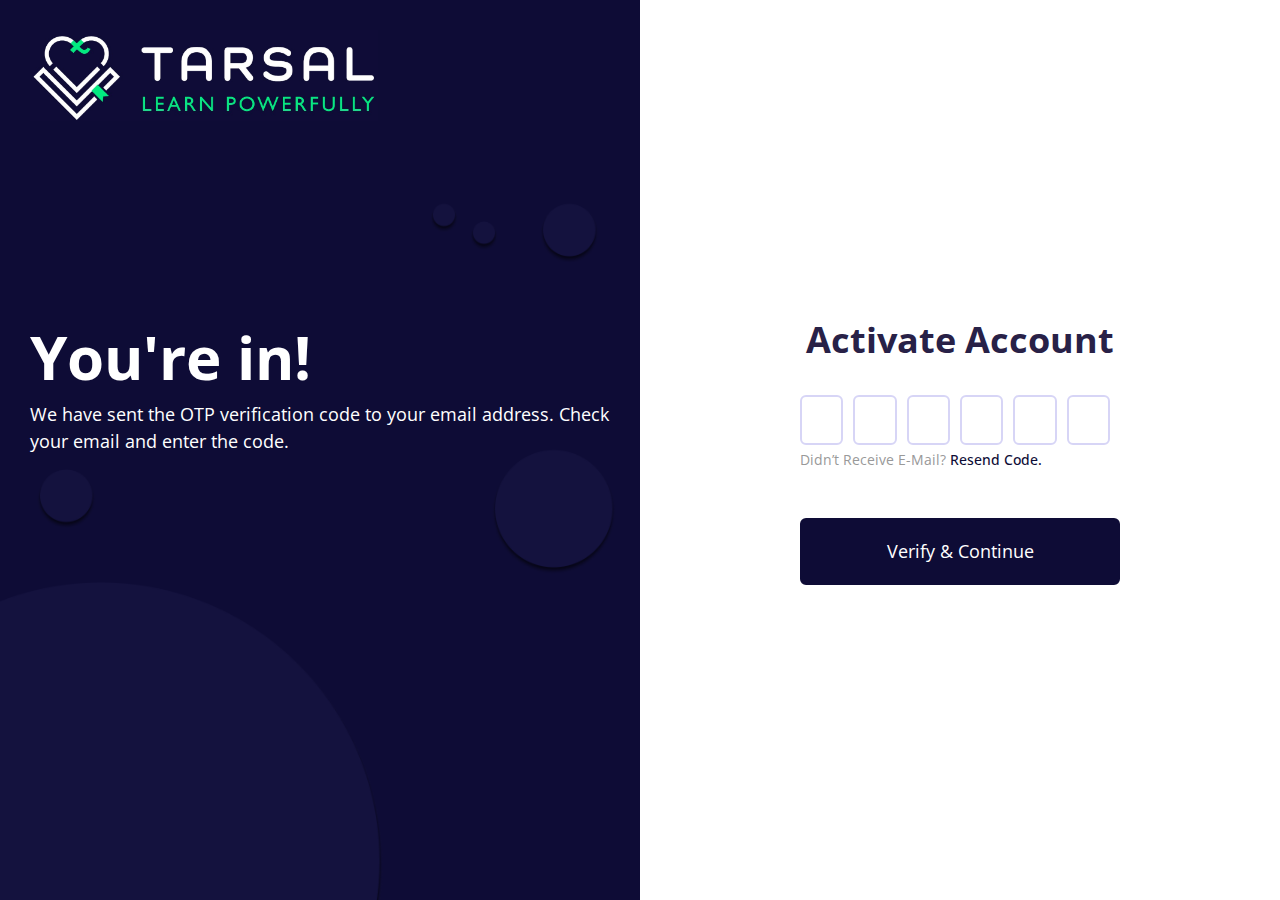
<file: activate-account.html>
<!DOCTYPE html>
<html lang="en">

<head>
    <meta charset="UTF-8">
    <meta name="viewport" content="width=device-width, initial-scale=1.0">
    <title>Active Account</title>
    <link rel="icon" type="image/x-icon" href="">
    <link rel="stylesheet" href="https://cdnjs.cloudflare.com/ajax/libs/font-awesome/4.7.0/css/font-awesome.min.css">
    <link rel="stylesheet" href="css/bootstrap.css">
    <link rel="stylesheet" href="css/style.css">
    <link rel="stylesheet" href="css/responsive.css">
</head>

<body>
    <!-- password recovery section start --> 
    <div class="password_recovery">
        <div class="container-fluid">
            <div class="password-recovery-inner">
                <div class="row">
                    <div class="col-lg-6 col-md-12 col-sm-12 col-12 banner">
                        <div class="password_inner">
                            <div class="logo"><img src="img/logo.png" alt="logo"></div>
                            <div class="middle">
                                <h1>You're in!</h1>
                                <p>We have sent the OTP verification code to your email address. Check your email and enter the code.</p>
                            </div>
                        </div>
                    </div>
                    <div class="col-lg-6 col-md-12 col-sm-12 col-12 banner">
                        <div class="password_inner1">
                            <div class="form_inner">
                                <h3>Activate Account</h3>
                                <div class="form-group">
                                   <div class="opt_fields">

                                    <input type="text" class="otp_box form-control">
                                    <input type="text" class="otp_box form-control">
                                    <input type="text" class="otp_box form-control">
                                    <input type="text" class="otp_box form-control">
                                    <input type="text" class="otp_box form-control">
                                    <input type="text" class="otp_box form-control">
                                    
                                   </div>
                                    <div id="emailHelp" class="form-text">Didn’t Receive E-Mail? <span>Resend Code.</span></div>
    
                                </div>
                                <button type="submit" class="btn mt-5">Verify & Continue</button>
                            </div>
                        </div>
                    </div>
                </div>
            </div>
        </div>
    </div>
    <!-- password recovery section end -->
</body>

</html>
</file>
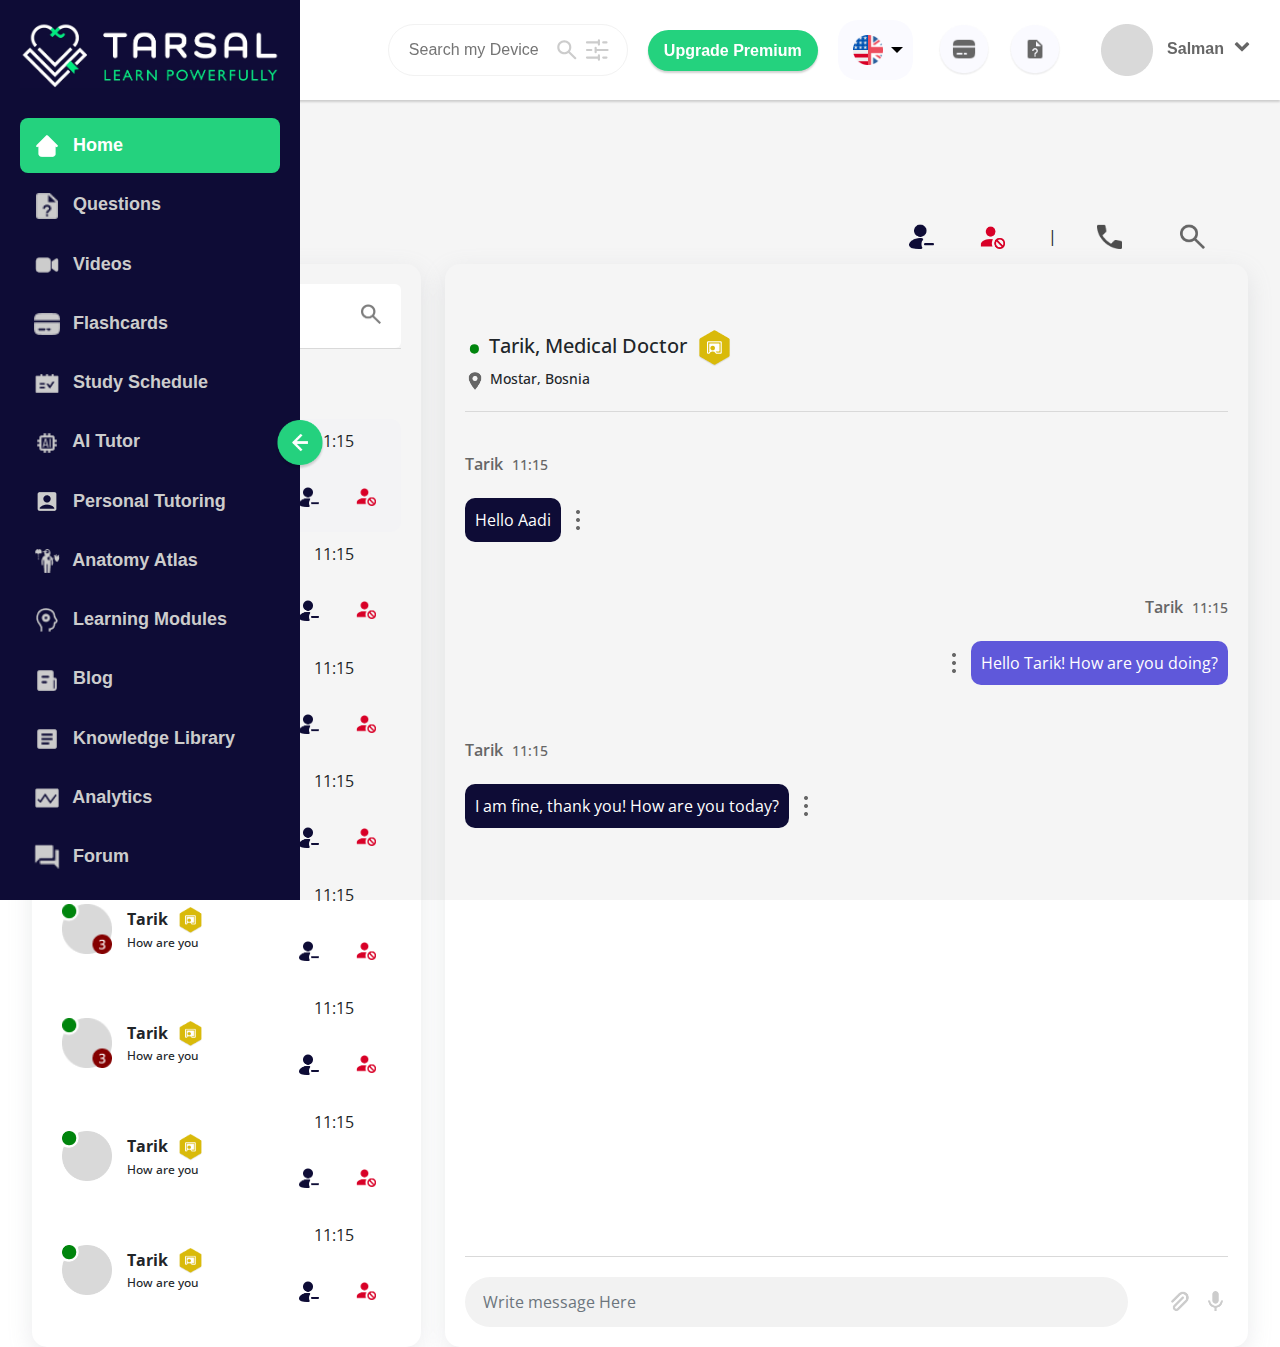
<file: all-contact-left-bar.html>
<!DOCTYPE html>
<html lang="en">
   <head>
      <meta charset="UTF-8">
      <meta name="viewport" content="width=device-width, initial-scale=1.0">
      <title>All contact left bar</title>
      <link rel="icon" type="image/x-icon" href="">
      <link rel="stylesheet" href="https://cdnjs.cloudflare.com/ajax/libs/font-awesome/4.7.0/css/font-awesome.min.css">
      <link rel="stylesheet" href="css/bootstrap.css">
      <link rel="stylesheet" href="css/style.css">
      <link rel="stylesheet" href="css/responsive.css">
   </head>
   <body>
      <!--  -->
      <div class="home-dashboard-chat-collapsed">
      <div class="sidebar">
         <header>
            <div class="header-logo">
               <a href="" class="wactive_logo_an">
               <img src="img/logo.png" alt="">
               </a>
               <a href="" class="active_logo_an">
               <img src="img/logo_for_active.png" alt="" class="active_logo">
               </a>
            </div>
            <div class="navigation">
               <nav class="side-menu">
                  <ul>
                     <li>
                        <a href="" class="active" title="Home">
                        <img src="img/iconamoon_home-fill.png" alt=""> Home
                        </a>
                     </li>
                     <li>
                        <a href="" title="Questions">
                        <img src="img/questions.png" alt=""> Questions
                        </a>
                     </li>
                     <li>
                        <a href="" title="Videos">
                        <img src="img/fluent_video-28-filled.png" alt=""> Videos
                        </a>
                     </li>
                     <li>
                        <a href="" title="Flashcards">
                        <img src="img/Flashcards.png" alt=""> Flashcards
                        </a>
                     </li>
                     <li>
                        <a href="" title="Study Schedule">
                        <img src="img/ant-design_schedule-filled.png" alt=""> Study Schedule
                        </a>
                     </li>
                     <li>
                        <a href="" title="AI Tutor">
                        <img src="img/eos-icons_ai.png" alt=""> AI Tutor
                        </a>
                     </li>
                     <li>
                        <a href="" title="Personal Tutoring">
                        <img src="img/ic_baseline-account-box.png" alt=""> Personal Tutoring
                        </a>
                     </li>
                     <li>
                        <a href="" title="Anatomy Atlas">
                        <img src="img/game-icons_anatomy.png" alt=""> Anatomy Atlas
                        </a>
                     </li>
                     <li>
                        <a href="" title="Learning Modules">
                        <img src="img/iconoir_learning.png" alt=""> Learning Modules
                        </a>
                     </li>
                     <li>
                        <a href="" title="Blog">
                        <img src="img/Blog.png" alt=""> Blog
                        </a>
                     </li>
                     <li>
                        <a href="" title=" Knowledge Library">
                        <img src="img/material-symbols_article.png" alt=""> Knowledge Library
                        </a>
                     </li>
                     <li>
                        <a href="" title="Analytics">
                        <img src="img/clarity_analytics-solid (1).png" alt=""> Analytics
                        </a>
                     </li>
                     <li>
                        <a href="" title="Forum">
                        <img src="img/Forum.png" alt=""> Forum
                        </a>
                     </li>
                  </ul>
               </nav>
            </div>
         </header>
      </div>
      <div class="home-dashboard">
         <div class="top-header">
            <div class="container-fluid">
               <div class="main-header d-none d-xl-block">
                  <div class="header-row">
                     <div class="header-wrapper">
                        <h3 class="hello-aadi">Hello Aadi!</h3>
                     </div>
                     <div class="right-side">
                        <div class="search-wrapper">
                           <div class="search-box-wrapper">
                              <Form>
                                 <div class="search-box-inner">
                                    <input type="search" placeholder="Search my Device">
                                    <div class="search-icon">
                                       <svg class="material-symbols-search-rounded" width="26" height="26"
                                          viewBox="0 0 26 26" fill="none" xmlns="http://www.w3.org/2000/svg">
                                          <path
                                             d="M20.475 21.9917L14.4083 15.925C13.8667 16.3583 13.2438 16.7014 12.5396 16.9542C11.8354 17.2069 11.0861 17.3333 10.2917 17.3333C8.32361 17.3333 6.65817 16.6516 5.29533 15.288C3.9325 13.9244 3.25072 12.259 3.25 10.2917C3.25 8.32361 3.93178 6.65817 5.29533 5.29533C6.65889 3.9325 8.32433 3.25072 10.2917 3.25C12.2597 3.25 13.9252 3.93178 15.288 5.29533C16.6508 6.65889 17.3326 8.32433 17.3333 10.2917C17.3333 11.0861 17.2069 11.8354 16.9542 12.5396C16.7014 13.2437 16.3583 13.8667 15.925 14.4083L22.0188 20.5021C22.2174 20.7007 22.3167 20.9444 22.3167 21.2333C22.3167 21.5222 22.2083 21.775 21.9917 21.9917C21.7931 22.1903 21.5403 22.2896 21.2333 22.2896C20.9264 22.2896 20.6736 22.1903 20.475 21.9917ZM10.2917 15.1667C11.6458 15.1667 12.7971 14.6925 13.7453 13.7442C14.6936 12.796 15.1674 11.6451 15.1667 10.2917C15.1667 8.9375 14.6925 7.78628 13.7443 6.838C12.796 5.88972 11.6451 5.41594 10.2917 5.41667C8.9375 5.41667 7.78628 5.89081 6.838 6.83908C5.88972 7.78736 5.41594 8.93822 5.41667 10.2917C5.41667 11.6458 5.89081 12.7971 6.83908 13.7453C7.78736 14.6936 8.93822 15.1674 10.2917 15.1667Z"
                                             fill="#CCCCCC" />
                                       </svg>
                                       <svg class="icon-park-outline-setting-config" width="26" height="26"
                                          viewBox="0 0 26 26" fill="none" xmlns="http://www.w3.org/2000/svg">
                                          <path
                                             d="M22.479 5.41667H19.229M14.8957 3.25V7.58333M14.8957 5.41667H2.979M7.31234 13H2.979M11.6457 10.8333V15.1667M23.5623 13H11.6457M22.479 20.5833H19.229M14.8957 18.4167V22.75M14.8957 20.5833H2.979"
                                             stroke="#CCCCCC" stroke-width="2.16667" stroke-linecap="round"
                                             stroke-linejoin="round" />
                                       </svg>
                                    </div>
                                 </div>
                              </Form>
                           </div>
                           <div class="premium">
                              <a class="upgrade-premium">Upgrade Premium</a>
                           </div>
                        </div>
                        <nav class="mainnav">
                           <div> <i class="fa fa-bars">menu</i> </div>
                           <ul>
                              <li class="hasDD">
                                 <a href="#"><img src="./img/uk.png" alt=""> </a>
                                 <ul class="bottom_ul_flags">
                                    <li><a href="#"><img src="./img/uk.png" alt="">EN</a></li>
                                    <li><a href="#"><img src="./img/de_flag.png" alt="">DE</a></li>
                                 </ul>
                              </li>
                           </ul>
                        </nav>
                        <div class="solar-car">
                           <img src="img/solar_card-bold.png" alt="">
                           <img src="img/mdi_file-question.png" alt="">
                        </div>
                        <div class="user-profile">
                           <nav>
                              <ul>
                                 <li class="menu" id="dropMenu">
                                    <div class="drop-box">
                                       <a class="drop-text" href="#"> <img src="img/user.png" alt="">
                                       Salman<i class="fa fa-chevron-up rotate"></i>
                                       </a>
                                    </div>
                                    <ul id="ul">
                                       <li><a href="#">Profile</a></li>
                                       <li><a href="#">Log Out</a></li>
                                    </ul>
                                 </li>
                              </ul>
                           </nav>
                        </div>
                     </div>
                  </div>
               </div>
               <div id="side_responsive" class="d-xl-none">
                  <div id="mySidenav" class="sidenav">
                     <a href="javascript:void(0)" class="closebtn" onclick="closeNav()">&times;</a>
                     <!-- <a href="#">About</a>
                        <a href="#">Services</a>
                        <a href="#">Clients</a>
                        <a href="#">Contact</a> -->
                     <div class="header-wrapper">
                        <h3 class="hello-aadi">Hello Aadi!</h3>
                     </div>
                     <div class="right-side">
                        <div class="search-wrapper">
                           <div class="search-box-wrapper">
                              <Form>
                                 <div class="search-box-inner">
                                    <input type="search" placeholder="Search my Device">
                                    <div class="search-icon">
                                       <svg class="material-symbols-search-rounded" width="26" height="26"
                                          viewBox="0 0 26 26" fill="none" xmlns="http://www.w3.org/2000/svg">
                                          <path
                                             d="M20.475 21.9917L14.4083 15.925C13.8667 16.3583 13.2438 16.7014 12.5396 16.9542C11.8354 17.2069 11.0861 17.3333 10.2917 17.3333C8.32361 17.3333 6.65817 16.6516 5.29533 15.288C3.9325 13.9244 3.25072 12.259 3.25 10.2917C3.25 8.32361 3.93178 6.65817 5.29533 5.29533C6.65889 3.9325 8.32433 3.25072 10.2917 3.25C12.2597 3.25 13.9252 3.93178 15.288 5.29533C16.6508 6.65889 17.3326 8.32433 17.3333 10.2917C17.3333 11.0861 17.2069 11.8354 16.9542 12.5396C16.7014 13.2437 16.3583 13.8667 15.925 14.4083L22.0188 20.5021C22.2174 20.7007 22.3167 20.9444 22.3167 21.2333C22.3167 21.5222 22.2083 21.775 21.9917 21.9917C21.7931 22.1903 21.5403 22.2896 21.2333 22.2896C20.9264 22.2896 20.6736 22.1903 20.475 21.9917ZM10.2917 15.1667C11.6458 15.1667 12.7971 14.6925 13.7453 13.7442C14.6936 12.796 15.1674 11.6451 15.1667 10.2917C15.1667 8.9375 14.6925 7.78628 13.7443 6.838C12.796 5.88972 11.6451 5.41594 10.2917 5.41667C8.9375 5.41667 7.78628 5.89081 6.838 6.83908C5.88972 7.78736 5.41594 8.93822 5.41667 10.2917C5.41667 11.6458 5.89081 12.7971 6.83908 13.7453C7.78736 14.6936 8.93822 15.1674 10.2917 15.1667Z"
                                             fill="#CCCCCC" />
                                       </svg>
                                       <svg class="icon-park-outline-setting-config" width="26" height="26"
                                          viewBox="0 0 26 26" fill="none" xmlns="http://www.w3.org/2000/svg">
                                          <path
                                             d="M22.479 5.41667H19.229M14.8957 3.25V7.58333M14.8957 5.41667H2.979M7.31234 13H2.979M11.6457 10.8333V15.1667M23.5623 13H11.6457M22.479 20.5833H19.229M14.8957 18.4167V22.75M14.8957 20.5833H2.979"
                                             stroke="#CCCCCC" stroke-width="2.16667" stroke-linecap="round"
                                             stroke-linejoin="round" />
                                       </svg>
                                    </div>
                                 </div>
                              </Form>
                           </div>
                           <div class="premium">
                              <a class="upgrade-premium">Upgrade Premium</a>
                           </div>
                        </div>
                        <nav class="mainnav">
                           <div> <i class="fa fa-bars">menu</i> </div>
                           <ul>
                              <li class="hasDD">
                                 <a href="#"><img src="./img/uk.png" alt=""> </a>
                                 <ul class="bottom_ul_flags">
                                    <li><a href="#"><img src="./img/uk.png" alt="">EN</a></li>
                                    <li><a href="#"><img src="./img/de_flag.png" alt="">DE</a></li>
                                 </ul>
                              </li>
                           </ul>
                        </nav>
                        <div class="solar-car">
                           <img src="img/solar_card-bold.png" alt="">
                           <img src="img/mdi_file-question.png" alt="">
                        </div>
                        <div class="user-profile">
                           <nav>
                              <ul>
                                 <li class="menu" id="dropMenu">
                                    <div class="drop-box">
                                       <a class="drop-text" href="#"> <img src="img/user.png" alt="">
                                       Salman<i class="fa fa-chevron-up rotate"></i>
                                       </a>
                                    </div>
                                    <ul id="ul">
                                       <li><a href="#">Profile</a></li>
                                       <li><a href="#">Log Out</a></li>
                                    </ul>
                                 </li>
                              </ul>
                           </nav>
                        </div>
                     </div>
                  </div>
                  <div class="toggle_side_nav_mob">
                     <span style="font-size:30px;cursor:pointer" onclick="openNav()">&#9776;</span>
                  </div>
               </div>
            </div>
         </div>
         <div class="site-bnr">
            <div class="toggle_cls">
               <img src="./img/toggle_img1.png" alt="">
            </div>
            <div class="container-fluid">
               <div class="all_contact_left_bar">
                  <h4 class="learn2">All Contacts</h4>
                  <div class="all_contact_top_head">
                     <div class="row">
                        <div class="col">
                           <div class="all_contact_top_chat_inner">
                              <span>
                                 <div class="image_parent_contact">
                                    <img src="./img/blue_user.png" alt="">
                                 </div>
                                 <label for="">remove</label>
                              </span>
                              <span>
                                 <div class="image_parent_contact">
                                    <img src="./img/red_user.png" alt="">
                                 </div>
                                 <label for="" class="">block</label>
                              </span>
                              <span>|
                              <label for="">block</label>
                              </span>
                              <span>
                                 <div class="image_parent_contact">
                                    <img src="./img/phone_icon.png" alt="">
                                 </div>
                                 <label for="">call</label>
                              </span>
                              <span>
                                 <div class="image_parent_contact">
                                    <img src="./img/search_icon.png" alt="">
                                 </div>
                                 <label for="">search chat</label>
                              </span>
                           </div>
                        </div>
                     </div>
                  </div>
                  <div class="all_contact_row_section">
                     <div class="row g-4" >
                        <div class="col-xl-4">
                           <div class="left_side_all_contact all_contant_same_div_main">
                              <div class="contact_search_box">
                                 <input type="search" class="form-control" placeholder="Search Users">
                                 <img src="./img/search_icon.png" alt="">
                              </div>
                              <h6>contacts</h6>
                              <div class="chat_list_contacts first_clc">
                                 <div class="left_side_chat">
                                    <div class="image_chat_div">
                                       <img src="./img/active_chat.png" alt="">
                                    </div>
                                    <div class="content_chat_div">
                                       <h5>Tarik<img src="./img/yellow_Tutor.png" alt=""></h5>
                                       <p>Typing...</p>
                                    </div>
                                 </div>
                                 <div class="right_side_chat">
                                    <p>11:15</p>
                                    <div class="all_contact_top_chat_inner">
                                       <span>
                                          <div class="image_parent_contact">
                                             <img src="./img/blue_user.png" alt="">
                                          </div>
                                          <label for="">remove</label>
                                       </span>
                                       <span>
                                          <div class="image_parent_contact">
                                             <img src="./img/red_user.png" alt="">
                                          </div>
                                          <label for="" class="">block</label>
                                       </span>
                                    </div>
                                 </div>
                              </div>
                              <div class="chat_list_contacts">
                                 <div class="left_side_chat">
                                    <div class="image_chat_div">
                                       <img src="./img/active_chat.png" alt="">
                                    </div>
                                    <div class="content_chat_div">
                                       <h5>Tarik<img src="./img/yellow_Tutor.png" alt=""></h5>
                                       <p>Typing...</p>
                                    </div>
                                 </div>
                                 <div class="right_side_chat">
                                    <p>11:15</p>
                                    <div class="all_contact_top_chat_inner">
                                       <span>
                                          <div class="image_parent_contact">
                                             <img src="./img/blue_user.png" alt="">
                                          </div>
                                          <label for="">remove</label>
                                       </span>
                                       <span>
                                          <div class="image_parent_contact">
                                             <img src="./img/red_user.png" alt="">
                                          </div>
                                          <label for="" class="">block</label>
                                       </span>
                                    </div>
                                 </div>
                              </div>
                              <div class="chat_list_contacts">
                                 <div class="left_side_chat">
                                    <div class="image_chat_div">
                                       <img src="./img/active_chat.png" alt="">
                                    </div>
                                    <div class="content_chat_div">
                                       <h5>Tarik<img src="./img/yellow_Tutor.png" alt=""></h5>
                                       <p>How are you</p>
                                    </div>
                                 </div>
                                 <div class="right_side_chat">
                                    <p>11:15</p>
                                    <div class="all_contact_top_chat_inner">
                                       <span>
                                          <div class="image_parent_contact">
                                             <img src="./img/blue_user.png" alt="">
                                          </div>
                                          <label for="">remove</label>
                                       </span>
                                       <span>
                                          <div class="image_parent_contact">
                                             <img src="./img/red_user.png" alt="">
                                          </div>
                                          <label for="" class="">block</label>
                                       </span>
                                    </div>
                                 </div>
                              </div>
                              <div class="chat_list_contacts">
                                 <div class="left_side_chat">
                                    <div class="image_chat_div">
                                       <img src="./img/active_chat.png" alt="">
                                    </div>
                                    <div class="content_chat_div">
                                       <h5>Tarik<img src="./img/yellow_Tutor.png" alt=""></h5>
                                       <p>How are you</p>
                                    </div>
                                 </div>
                                 <div class="right_side_chat">
                                    <p>11:15</p>
                                    <div class="all_contact_top_chat_inner">
                                       <span>
                                          <div class="image_parent_contact">
                                             <img src="./img/blue_user.png" alt="">
                                          </div>
                                          <label for="">remove</label>
                                       </span>
                                       <span>
                                          <div class="image_parent_contact">
                                             <img src="./img/red_user.png" alt="">
                                          </div>
                                          <label for="" class="">block</label>
                                       </span>
                                    </div>
                                 </div>
                              </div>
                              <div class="chat_list_contacts">
                                 <div class="left_side_chat">
                                    <div class="image_chat_div">
                                       <img src="./img/active_chat.png" alt="">
                                    </div>
                                    <div class="content_chat_div">
                                       <h5>Tarik<img src="./img/yellow_Tutor.png" alt=""></h5>
                                       <p>How are you</p>
                                    </div>
                                 </div>
                                 <div class="right_side_chat">
                                    <p>11:15</p>
                                    <div class="all_contact_top_chat_inner">
                                       <span>
                                          <div class="image_parent_contact">
                                             <img src="./img/blue_user.png" alt="">
                                          </div>
                                          <label for="">remove</label>
                                       </span>
                                       <span>
                                          <div class="image_parent_contact">
                                             <img src="./img/red_user.png" alt="">
                                          </div>
                                          <label for="" class="">block</label>
                                       </span>
                                    </div>
                                 </div>
                              </div>
                              <div class="chat_list_contacts">
                                 <div class="left_side_chat">
                                    <div class="image_chat_div">
                                       <img src="./img/active_chat.png" alt="">
                                    </div>
                                    <div class="content_chat_div">
                                       <h5>Tarik<img src="./img/yellow_Tutor.png" alt=""></h5>
                                       <p>How are you</p>
                                    </div>
                                 </div>
                                 <div class="right_side_chat">
                                    <p>11:15</p>
                                    <div class="all_contact_top_chat_inner">
                                       <span>
                                          <div class="image_parent_contact">
                                             <img src="./img/blue_user.png" alt="">
                                          </div>
                                          <label for="">remove</label>
                                       </span>
                                       <span>
                                          <div class="image_parent_contact">
                                             <img src="./img/red_user.png" alt="">
                                          </div>
                                          <label for="" class="">block</label>
                                       </span>
                                    </div>
                                 </div>
                              </div>
                              <div class="chat_list_contacts">
                                 <div class="left_side_chat">
                                    <div class="image_chat_div">
                                       <img src="./img/active_without_notify.png" alt="">
                                    </div>
                                    <div class="content_chat_div">
                                       <h5>Tarik<img src="./img/yellow_Tutor.png" alt=""></h5>
                                       <p>How are you</p>
                                    </div>
                                 </div>
                                 <div class="right_side_chat">
                                    <p>11:15</p>
                                    <div class="all_contact_top_chat_inner">
                                       <span>
                                          <div class="image_parent_contact">
                                             <img src="./img/blue_user.png" alt="">
                                          </div>
                                          <label for="">remove</label>
                                       </span>
                                       <span>
                                          <div class="image_parent_contact">
                                             <img src="./img/red_user.png" alt="">
                                          </div>
                                          <label for="" class="">block</label>
                                       </span>
                                    </div>
                                 </div>
                              </div>
                              <div class="chat_list_contacts">
                                 <div class="left_side_chat">
                                    <div class="image_chat_div">
                                       <img src="./img/active_without_notify.png" alt="">
                                    </div>
                                    <div class="content_chat_div">
                                       <h5>Tarik<img src="./img/yellow_Tutor.png" alt=""></h5>
                                       <p>How are you</p>
                                    </div>
                                 </div>
                                 <div class="right_side_chat">
                                    <p>11:15</p>
                                    <div class="all_contact_top_chat_inner">
                                       <span>
                                          <div class="image_parent_contact">
                                             <img src="./img/blue_user.png" alt="">
                                          </div>
                                          <label for="">remove</label>
                                       </span>
                                       <span>
                                          <div class="image_parent_contact">
                                             <img src="./img/red_user.png" alt="">
                                          </div>
                                          <label for="" class="">block</label>
                                       </span>
                                    </div>
                                 </div>
                              </div>
                           </div>
                        </div>
                        <div class="col-xl-8">
                           <div class="right_side_all_contact all_contant_same_div_main">
                              <div class="chat_with_one_user">
                                 <h5><span>.</span>Tarik, Medical Doctor<img src="./img/yellow_Tutor.png" alt=""
                                    class="img-fluid"> <span class="tutor_img_hover">Tutor</span></h5>
                                 <p><img src="./img/location_icon.png" alt="" class="img-fluid">mostar, Bosnia</p>
                              </div>
                              <div class="real_time_chat first_rtc">
                                 <p>Tarik
                                    <span>11:15</span>
                                 </p>
                                 <div class="hello_chat_div">
                                    <span class="hello_span">Hello Aadi</span> <img src="./img/real_time_chat_option.png" alt="" class="option_img"> 
                                    <div class="on_hover_option_data">
                                       <p><img src="./img/add_notes.png" alt="">Add to Notes</p>
                                       <p><img src="./img/calendar.png" alt="">Add to Calendar</p>
                                    </div>
                                 </div>
                              </div>
                              <div class="real_time_chat second_rtc">
                                 <p>Tarik
                                    <span>11:15</span>
                                 </p>
                                 <div class="hello_chat_div">
                                    <span class="hello_span">Hello Tarik! How are you doing?</span> <img src="./img/real_time_chat_option.png" alt="" class="option_img"> 
                                    <div class="on_hover_option_data">
                                       <p><img src="./img/add_notes.png" alt="">Add to Notes</p>
                                       <p><img src="./img/calendar.png" alt="">Add to Calendar</p>
                                    </div>
                                 </div>
                              </div>
                              <div class="real_time_chat third_rtc">
                                 <p>Tarik
                                    <span>11:15</span>
                                 </p>
                                 <div class="hello_chat_div">
                                    <span class="hello_span">I am fine, thank you! How are you today?</span> <img src="./img/real_time_chat_option.png" alt="" class="option_img"> 
                                    <div class="on_hover_option_data">
                                       <p><img src="./img/add_notes.png" alt="">Add to Notes</p>
                                       <p><img src="./img/calendar.png" alt="">Add to Calendar</p>
                                    </div>
                                 </div>
                              </div>
                              <div class="real_chat_footer">
                                 <input type="text" placeholder="Write message Here" class="form-control"> <img src="./img/attach_img.png" alt="" class="img_footer_chat"> 
                                 <img src="./img/mike_img.png" alt="" class="img_footer_chat"> 
                              </div>
                           </div>
                        </div>
                     </div>
                  </div>
               </div>
            </div>
         </div>
      </div>
      <script src="https://ajax.googleapis.com/ajax/libs/jquery/3.7.1/jquery.min.js"></script>
      <script src="./javascript/bootstrap.bundle.js"></script>
      <script src="javascript/custom.js"></script>
   </body>
</html>
</file>
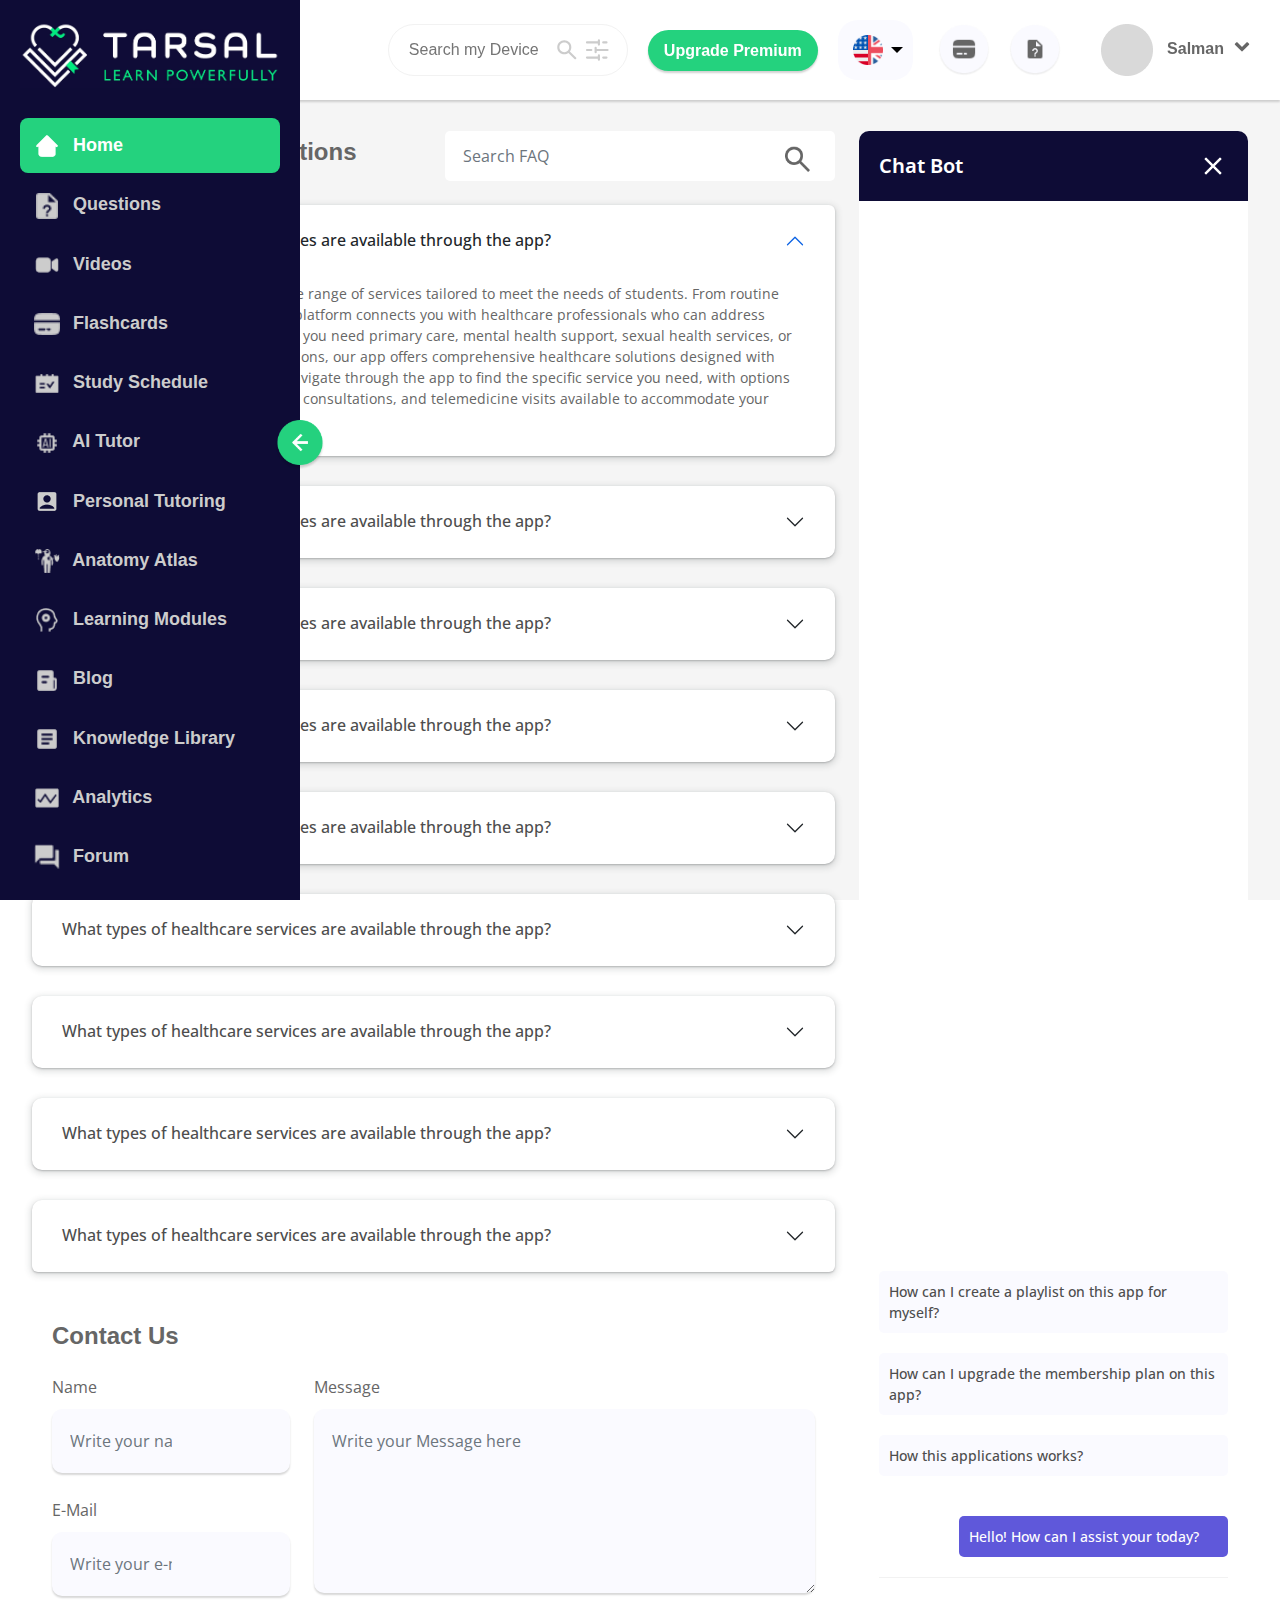
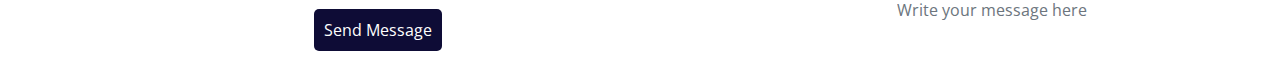
<file: faq-chat-bot-opened.html>
<!DOCTYPE html>
<html lang="en">
   <head>
      <meta charset="UTF-8">
      <meta name="viewport" content="width=device-width, initial-scale=1.0">
      <title>Faq chat bot opened</title>
      <link rel="icon" type="image/x-icon" href="">
      <link rel="stylesheet" href="https://cdnjs.cloudflare.com/ajax/libs/font-awesome/4.7.0/css/font-awesome.min.css">
      <link rel="stylesheet" href="css/bootstrap.css">
      <link rel="stylesheet" href="css/style.css">
      <link rel="stylesheet" href="css/responsive.css">
   </head>
   <body>
      <!--  -->
      <div class="home-dashboard-chat-collapsed">
      <div class="sidebar">
         <header>
            <div class="header-logo">
               <a href="" class="wactive_logo_an">
               <img src="img/logo.png" alt="">
               </a>
               <a href="" class="active_logo_an">
               <img src="img/logo_for_active.png" alt="" class="active_logo">
               </a>
            </div>
            <div class="navigation">
               <nav class="side-menu">
                  <ul>
                     <li>
                        <a href="" class="active" title="Home">
                        <img src="img/iconamoon_home-fill.png" alt=""> Home
                        </a>
                     </li>
                     <li>
                        <a href="" title="Questions">
                        <img src="img/questions.png" alt=""> Questions
                        </a>
                     </li>
                     <li>
                        <a href="" title="Videos">
                        <img src="img/fluent_video-28-filled.png" alt=""> Videos
                        </a>
                     </li>
                     <li>
                        <a href="" title="Flashcards">
                        <img src="img/Flashcards.png" alt=""> Flashcards
                        </a>
                     </li>
                     <li>
                        <a href="" title="Study Schedule">
                        <img src="img/ant-design_schedule-filled.png" alt=""> Study Schedule
                        </a>
                     </li>
                     <li>
                        <a href="" title="AI Tutor">
                        <img src="img/eos-icons_ai.png" alt=""> AI Tutor
                        </a>
                     </li>
                     <li>
                        <a href="" title="Personal Tutoring">
                        <img src="img/ic_baseline-account-box.png" alt=""> Personal Tutoring
                        </a>
                     </li>
                     <li>
                        <a href="" title="Anatomy Atlas">
                        <img src="img/game-icons_anatomy.png" alt=""> Anatomy Atlas
                        </a>
                     </li>
                     <li>
                        <a href="" title="Learning Modules">
                        <img src="img/iconoir_learning.png" alt=""> Learning Modules
                        </a>
                     </li>
                     <li>
                        <a href="" title="Blog">
                        <img src="img/Blog.png" alt=""> Blog
                        </a>
                     </li>
                     <li>
                        <a href="" title=" Knowledge Library">
                        <img src="img/material-symbols_article.png" alt=""> Knowledge Library
                        </a>
                     </li>
                     <li>
                        <a href="" title="Analytics">
                        <img src="img/clarity_analytics-solid (1).png" alt=""> Analytics
                        </a>
                     </li>
                     <li>
                        <a href="" title="Forum">
                        <img src="img/Forum.png" alt=""> Forum
                        </a>
                     </li>
                  </ul>
               </nav>
            </div>
         </header>
      </div>
      <div class="home-dashboard">
         <div class="top-header">
            <div class="container-fluid">
               <div class="main-header d-none d-xl-block">
                  <div class="header-row">
                     <div class="header-wrapper">
                        <h3 class="hello-aadi">Hello Aadi!</h3>
                     </div>
                     <div class="right-side">
                        <div class="search-wrapper">
                           <div class="search-box-wrapper">
                              <Form>
                                 <div class="search-box-inner">
                                    <input type="search" placeholder="Search my Device">
                                    <div class="search-icon">
                                       <svg class="material-symbols-search-rounded" width="26" height="26"
                                          viewBox="0 0 26 26" fill="none"
                                          xmlns="http://www.w3.org/2000/svg">
                                          <path
                                             d="M20.475 21.9917L14.4083 15.925C13.8667 16.3583 13.2438 16.7014 12.5396 16.9542C11.8354 17.2069 11.0861 17.3333 10.2917 17.3333C8.32361 17.3333 6.65817 16.6516 5.29533 15.288C3.9325 13.9244 3.25072 12.259 3.25 10.2917C3.25 8.32361 3.93178 6.65817 5.29533 5.29533C6.65889 3.9325 8.32433 3.25072 10.2917 3.25C12.2597 3.25 13.9252 3.93178 15.288 5.29533C16.6508 6.65889 17.3326 8.32433 17.3333 10.2917C17.3333 11.0861 17.2069 11.8354 16.9542 12.5396C16.7014 13.2437 16.3583 13.8667 15.925 14.4083L22.0188 20.5021C22.2174 20.7007 22.3167 20.9444 22.3167 21.2333C22.3167 21.5222 22.2083 21.775 21.9917 21.9917C21.7931 22.1903 21.5403 22.2896 21.2333 22.2896C20.9264 22.2896 20.6736 22.1903 20.475 21.9917ZM10.2917 15.1667C11.6458 15.1667 12.7971 14.6925 13.7453 13.7442C14.6936 12.796 15.1674 11.6451 15.1667 10.2917C15.1667 8.9375 14.6925 7.78628 13.7443 6.838C12.796 5.88972 11.6451 5.41594 10.2917 5.41667C8.9375 5.41667 7.78628 5.89081 6.838 6.83908C5.88972 7.78736 5.41594 8.93822 5.41667 10.2917C5.41667 11.6458 5.89081 12.7971 6.83908 13.7453C7.78736 14.6936 8.93822 15.1674 10.2917 15.1667Z"
                                             fill="#CCCCCC" />
                                       </svg>
                                       <svg class="icon-park-outline-setting-config" width="26" height="26"
                                          viewBox="0 0 26 26" fill="none"
                                          xmlns="http://www.w3.org/2000/svg">
                                          <path
                                             d="M22.479 5.41667H19.229M14.8957 3.25V7.58333M14.8957 5.41667H2.979M7.31234 13H2.979M11.6457 10.8333V15.1667M23.5623 13H11.6457M22.479 20.5833H19.229M14.8957 18.4167V22.75M14.8957 20.5833H2.979"
                                             stroke="#CCCCCC" stroke-width="2.16667"
                                             stroke-linecap="round" stroke-linejoin="round" />
                                       </svg>
                                    </div>
                                 </div>
                              </Form>
                           </div>
                           <div class="premium">
                              <a class="upgrade-premium">Upgrade Premium</a>
                           </div>
                        </div>
                        <nav class="mainnav">
                           <div> <i class="fa fa-bars">menu</i> </div>
                           <ul>
                              <li class="hasDD">
                                 <a href="#"><img src="./img/uk.png" alt=""> </a>
                                 <ul class="bottom_ul_flags">
                                    <li><a href="#"><img src="./img/uk.png" alt="">EN</a></li>
                                    <li><a href="#"><img src="./img/de_flag.png" alt="">DE</a></li>
                                 </ul>
                              </li>
                           </ul>
                        </nav>
                        <div class="solar-car">
                           <img src="img/solar_card-bold.png" alt="">
                           <img src="img/mdi_file-question.png" alt="">
                        </div>
                        <div class="user-profile">
                           <nav>
                              <ul>
                                 <li class="menu" id="dropMenu">
                                    <div class="drop-box">
                                       <a class="drop-text" href="#"> <img src="img/user.png" alt="">
                                       Salman<i class="fa fa-chevron-up rotate"></i>
                                       </a>
                                    </div>
                                    <ul id="ul">
                                       <li><a href="#">Profile</a></li>
                                       <li><a href="#">Log Out</a></li>
                                    </ul>
                                 </li>
                              </ul>
                           </nav>
                        </div>
                     </div>
                  </div>
               </div>
               <div id="side_responsive" class="d-xl-none">
                  <div id="mySidenav" class="sidenav">
                     <a href="javascript:void(0)" class="closebtn" onclick="closeNav()">&times;</a>
                     <!-- <a href="#">About</a>
                        <a href="#">Services</a>
                        <a href="#">Clients</a>
                        <a href="#">Contact</a> -->
                     <div class="header-wrapper">
                        <h3 class="hello-aadi">Hello Aadi!</h3>
                     </div>
                     <div class="right-side">
                        <div class="search-wrapper">
                           <div class="search-box-wrapper">
                              <Form>
                                 <div class="search-box-inner">
                                    <input type="search" placeholder="Search my Device">
                                    <div class="search-icon">
                                       <svg class="material-symbols-search-rounded" width="26" height="26"
                                          viewBox="0 0 26 26" fill="none"
                                          xmlns="http://www.w3.org/2000/svg">
                                          <path
                                             d="M20.475 21.9917L14.4083 15.925C13.8667 16.3583 13.2438 16.7014 12.5396 16.9542C11.8354 17.2069 11.0861 17.3333 10.2917 17.3333C8.32361 17.3333 6.65817 16.6516 5.29533 15.288C3.9325 13.9244 3.25072 12.259 3.25 10.2917C3.25 8.32361 3.93178 6.65817 5.29533 5.29533C6.65889 3.9325 8.32433 3.25072 10.2917 3.25C12.2597 3.25 13.9252 3.93178 15.288 5.29533C16.6508 6.65889 17.3326 8.32433 17.3333 10.2917C17.3333 11.0861 17.2069 11.8354 16.9542 12.5396C16.7014 13.2437 16.3583 13.8667 15.925 14.4083L22.0188 20.5021C22.2174 20.7007 22.3167 20.9444 22.3167 21.2333C22.3167 21.5222 22.2083 21.775 21.9917 21.9917C21.7931 22.1903 21.5403 22.2896 21.2333 22.2896C20.9264 22.2896 20.6736 22.1903 20.475 21.9917ZM10.2917 15.1667C11.6458 15.1667 12.7971 14.6925 13.7453 13.7442C14.6936 12.796 15.1674 11.6451 15.1667 10.2917C15.1667 8.9375 14.6925 7.78628 13.7443 6.838C12.796 5.88972 11.6451 5.41594 10.2917 5.41667C8.9375 5.41667 7.78628 5.89081 6.838 6.83908C5.88972 7.78736 5.41594 8.93822 5.41667 10.2917C5.41667 11.6458 5.89081 12.7971 6.83908 13.7453C7.78736 14.6936 8.93822 15.1674 10.2917 15.1667Z"
                                             fill="#CCCCCC" />
                                       </svg>
                                       <svg class="icon-park-outline-setting-config" width="26" height="26"
                                          viewBox="0 0 26 26" fill="none"
                                          xmlns="http://www.w3.org/2000/svg">
                                          <path
                                             d="M22.479 5.41667H19.229M14.8957 3.25V7.58333M14.8957 5.41667H2.979M7.31234 13H2.979M11.6457 10.8333V15.1667M23.5623 13H11.6457M22.479 20.5833H19.229M14.8957 18.4167V22.75M14.8957 20.5833H2.979"
                                             stroke="#CCCCCC" stroke-width="2.16667"
                                             stroke-linecap="round" stroke-linejoin="round" />
                                       </svg>
                                    </div>
                                 </div>
                              </Form>
                           </div>
                           <div class="premium">
                              <a class="upgrade-premium">Upgrade Premium</a>
                           </div>
                        </div>
                        <nav class="mainnav">
                           <div> <i class="fa fa-bars">menu</i> </div>
                           <ul>
                              <li class="hasDD">
                                 <a href="#"><img src="./img/uk.png" alt=""> </a>
                                 <ul class="bottom_ul_flags">
                                    <li><a href="#"><img src="./img/uk.png" alt="">EN</a></li>
                                    <li><a href="#"><img src="./img/de_flag.png" alt="">DE</a></li>
                                 </ul>
                              </li>
                           </ul>
                        </nav>
                        <div class="solar-car">
                           <img src="img/solar_card-bold.png" alt="">
                           <img src="img/mdi_file-question.png" alt="">
                        </div>
                        <div class="user-profile">
                           <nav>
                              <ul>
                                 <li class="menu" id="dropMenu">
                                    <div class="drop-box">
                                       <a class="drop-text" href="#"> <img src="img/user.png" alt="">
                                       Salman<i class="fa fa-chevron-up rotate"></i>
                                       </a>
                                    </div>
                                    <ul id="ul">
                                       <li><a href="#">Profile</a></li>
                                       <li><a href="#">Log Out</a></li>
                                    </ul>
                                 </li>
                              </ul>
                           </nav>
                        </div>
                     </div>
                  </div>
                  <div class="toggle_side_nav_mob">
                     <span style="font-size:30px;cursor:pointer" onclick="openNav()">&#9776;</span>
                  </div>
               </div>
            </div>
         </div>
         <div class="site-bnr">
            <div class="toggle_cls">
               <img src="./img/toggle_img1.png" alt="">
            </div>
            <div class="container-fluid">
               <div class="faq_left_bar">
                  <div class="row">
                     <div class="col-12 col-lg-7 col-xl-8 col-xxl-9">
                        <div class="faq_left_header mb-4">
                           <div class="row align-items-center">
                              <div class="col-lg-6">
                                 <div class="faq_header1">
                                    <h4 class="learn2">Frequently Asked Questions</h4>
                                 </div>
                              </div>
                              <div class="col-lg-6">
                                 <div class="faq_header2">
                                    <div class="contact_search_box">
                                       <input type="search" class="form-control" placeholder="Search FAQ">
                                       <img src="./img/search_icon.png" alt="">
                                    </div>
                                 </div>
                              </div>
                           </div>
                        </div>
                        <div class="accordion" id="accordionExample">
                           <div class="accordion-item">
                              <h2 class="accordion-header">
                                 <button class="accordion-button" type="button" data-bs-toggle="collapse" data-bs-target="#collapseOne" aria-expanded="true" aria-controls="collapseOne">
                                 What types of healthcare services are available through the app?
                                 </button>
                              </h2>
                              <div id="collapseOne" class="accordion-collapse collapse show" data-bs-parent="#accordionExample">
                                 <div class="accordion-body">
                                    Our healthcare app provides a wide range of services tailored to meet the needs of students. From routine check-ups to specialized care, our platform connects you with healthcare professionals who can address various medical concerns. Whether you need primary care, mental health support, sexual health services, or advice on managing chronic conditions, our app offers comprehensive healthcare solutions designed with students in mind. You can easily navigate through the app to find the specific service you need, with options for in-person appointments, virtual consultations, and telemedicine visits available to accommodate your preferences and schedule.
                                 </div>
                              </div>
                           </div>
                           <div class="accordion-item">
                              <h2 class="accordion-header">
                                 <button class="accordion-button collapsed" type="button" data-bs-toggle="collapse" data-bs-target="#collapseTwo" aria-expanded="false" aria-controls="collapseTwo">
                                 What types of healthcare services are available through the app?
                                 </button>
                              </h2>
                              <div id="collapseTwo" class="accordion-collapse collapse" data-bs-parent="#accordionExample">
                                 <div class="accordion-body">
                                    Our healthcare app provides a wide range of services tailored to meet the needs of students. From routine check-ups to specialized care, our platform connects you with healthcare professionals who can address various medical concerns. Whether you need primary care, mental health support, sexual health services, or advice on managing chronic conditions, our app offers comprehensive healthcare solutions designed with students in mind. You can easily navigate through the app to find the specific service you need, with options for in-person appointments, virtual consultations, and telemedicine visits available to accommodate your preferences and schedule.
                                 </div>
                              </div>
                           </div>
                           <div class="accordion-item">
                              <h2 class="accordion-header">
                                 <button class="accordion-button collapsed" type="button" data-bs-toggle="collapse" data-bs-target="#collapseThree" aria-expanded="false" aria-controls="collapseThree">
                                 What types of healthcare services are available through the app?
                                 </button>
                              </h2>
                              <div id="collapseThree" class="accordion-collapse collapse" data-bs-parent="#accordionExample">
                                 <div class="accordion-body">
                                    Our healthcare app provides a wide range of services tailored to meet the needs of students. From routine check-ups to specialized care, our platform connects you with healthcare professionals who can address various medical concerns. Whether you need primary care, mental health support, sexual health services, or advice on managing chronic conditions, our app offers comprehensive healthcare solutions designed with students in mind. You can easily navigate through the app to find the specific service you need, with options for in-person appointments, virtual consultations, and telemedicine visits available to accommodate your preferences and schedule.
                                 </div>
                              </div>
                           </div>
                           <div class="accordion-item">
                              <h2 class="accordion-header">
                                 <button class="accordion-button collapsed" type="button" data-bs-toggle="collapse" data-bs-target="#collapsefour" aria-expanded="false" aria-controls="collapsefour">
                                 What types of healthcare services are available through the app?
                                 </button>
                              </h2>
                              <div id="collapsefour" class="accordion-collapse collapse" data-bs-parent="#accordionExample">
                                 <div class="accordion-body">
                                    Our healthcare app provides a wide range of services tailored to meet the needs of students. From routine check-ups to specialized care, our platform connects you with healthcare professionals who can address various medical concerns. Whether you need primary care, mental health support, sexual health services, or advice on managing chronic conditions, our app offers comprehensive healthcare solutions designed with students in mind. You can easily navigate through the app to find the specific service you need, with options for in-person appointments, virtual consultations, and telemedicine visits available to accommodate your preferences and schedule.
                                 </div>
                              </div>
                           </div>
                           <div class="accordion-item">
                              <h2 class="accordion-header">
                                 <button class="accordion-button collapsed" type="button" data-bs-toggle="collapse" data-bs-target="#collapsefive" aria-expanded="false" aria-controls="collapsefive">
                                 What types of healthcare services are available through the app?
                                 </button>
                              </h2>
                              <div id="collapsefive" class="accordion-collapse collapse" data-bs-parent="#accordionExample">
                                 <div class="accordion-body">
                                    Our healthcare app provides a wide range of services tailored to meet the needs of students. From routine check-ups to specialized care, our platform connects you with healthcare professionals who can address various medical concerns. Whether you need primary care, mental health support, sexual health services, or advice on managing chronic conditions, our app offers comprehensive healthcare solutions designed with students in mind. You can easily navigate through the app to find the specific service you need, with options for in-person appointments, virtual consultations, and telemedicine visits available to accommodate your preferences and schedule.
                                 </div>
                              </div>
                           </div>
                           <div class="accordion-item">
                              <h2 class="accordion-header">
                                 <button class="accordion-button collapsed" type="button" data-bs-toggle="collapse" data-bs-target="#collapsesix" aria-expanded="false" aria-controls="collapsesix">
                                 What types of healthcare services are available through the app?
                                 </button>
                              </h2>
                              <div id="collapsesix" class="accordion-collapse collapse" data-bs-parent="#accordionExample">
                                 <div class="accordion-body">
                                    Our healthcare app provides a wide range of services tailored to meet the needs of students. From routine check-ups to specialized care, our platform connects you with healthcare professionals who can address various medical concerns. Whether you need primary care, mental health support, sexual health services, or advice on managing chronic conditions, our app offers comprehensive healthcare solutions designed with students in mind. You can easily navigate through the app to find the specific service you need, with options for in-person appointments, virtual consultations, and telemedicine visits available to accommodate your preferences and schedule.
                                 </div>
                              </div>
                           </div>
                           <div class="accordion-item">
                              <h2 class="accordion-header">
                                 <button class="accordion-button collapsed" type="button" data-bs-toggle="collapse" data-bs-target="#collapseseven" aria-expanded="false" aria-controls="collapseseven">
                                 What types of healthcare services are available through the app?
                                 </button>
                              </h2>
                              <div id="collapseseven" class="accordion-collapse collapse" data-bs-parent="#accordionExample">
                                 <div class="accordion-body">
                                    Our healthcare app provides a wide range of services tailored to meet the needs of students. From routine check-ups to specialized care, our platform connects you with healthcare professionals who can address various medical concerns. Whether you need primary care, mental health support, sexual health services, or advice on managing chronic conditions, our app offers comprehensive healthcare solutions designed with students in mind. You can easily navigate through the app to find the specific service you need, with options for in-person appointments, virtual consultations, and telemedicine visits available to accommodate your preferences and schedule.
                                 </div>
                              </div>
                           </div>
                           <div class="accordion-item">
                              <h2 class="accordion-header">
                                 <button class="accordion-button collapsed" type="button" data-bs-toggle="collapse" data-bs-target="#collapseeight" aria-expanded="false" aria-controls="collapseeight">
                                 What types of healthcare services are available through the app?
                                 </button>
                              </h2>
                              <div id="collapseeight" class="accordion-collapse collapse" data-bs-parent="#accordionExample">
                                 <div class="accordion-body">
                                    Our healthcare app provides a wide range of services tailored to meet the needs of students. From routine check-ups to specialized care, our platform connects you with healthcare professionals who can address various medical concerns. Whether you need primary care, mental health support, sexual health services, or advice on managing chronic conditions, our app offers comprehensive healthcare solutions designed with students in mind. You can easily navigate through the app to find the specific service you need, with options for in-person appointments, virtual consultations, and telemedicine visits available to accommodate your preferences and schedule.
                                 </div>
                              </div>
                           </div>
                           <div class="accordion-item">
                              <h2 class="accordion-header">
                                 <button class="accordion-button collapsed" type="button" data-bs-toggle="collapse" data-bs-target="#collapsenine" aria-expanded="false" aria-controls="collapsenine">
                                 What types of healthcare services are available through the app?
                                 </button>
                              </h2>
                              <div id="collapsenine" class="accordion-collapse collapse" data-bs-parent="#accordionExample">
                                 <div class="accordion-body">
                                    Our healthcare app provides a wide range of services tailored to meet the needs of students. From routine check-ups to specialized care, our platform connects you with healthcare professionals who can address various medical concerns. Whether you need primary care, mental health support, sexual health services, or advice on managing chronic conditions, our app offers comprehensive healthcare solutions designed with students in mind. You can easily navigate through the app to find the specific service you need, with options for in-person appointments, virtual consultations, and telemedicine visits available to accommodate your preferences and schedule.
                                 </div>
                              </div>
                           </div>
                        </div>
                        <div class="faq_footer">
                           <div class="row">
                              <div class="col">
                                 <h4 class="learn2 mb-4">Contact Us</h4>
                              </div>
                           </div>
                           <div class="row">
                              <div class="col-md-6 col-lg-4">
                                 <div class="common_footer_faq_contact">
                                    <label for="">Name</label>
                                    <input type="text" placeholder="Write your name here" class="form-control">
                                 </div>
                                 <div class="common_footer_faq_contact">
                                    <label for="">E-Mail</label>
                                    <input type="email" placeholder="Write your e-mail here" class="form-control">
                                 </div>
                              </div>
                              <div class="col-md-6 col-lg-8">
                                 <div class="common_footer_faq_contact">
                                    <label for="">Message</label>
                                    <textarea name="" id="" cols="30" rows="6" placeholder="Write your Message here" class="form-control"></textarea>
                                 </div>
                                 <a href="">Send Message</a>
                              </div>
                           </div>
                        </div>
                     </div>
                     <div class="col-12 col-lg-5 col-xl-4 col-xxl-3">
                        <div class="chat_bot">
                           <div class="chat_bot_inner_header">
                              <span>Chat Bot</span> <img src="./img/cross_chat_bot.png" alt="" class="cross_for_chatbot">
                           </div>
                           <div class="chat_bot_body_area">
                              <div class="chat_inner_area">
                                 <p>How can I create a playlist on this app for myself?</p>
                                 <p>How can I upgrade the membership plan on this app?</p>
                                 <p>How this applications works?</p>
                                 <p class="second_user_chat_bot">Hello! How can I assist your today?</p>
                              </div>
                              <div class="footer_area_chat_bot">
                                 <input type="text" class="form-control" placeholder="Write your message here">
                              </div>
                           </div>
                        </div>
                     </div>
                  </div>
               </div>
            </div>
         </div>
      </div>
      <script src="https://ajax.googleapis.com/ajax/libs/jquery/3.7.1/jquery.min.js"></script>
      <script src="./javascript/bootstrap.bundle.js"></script>
      <script src="javascript/custom.js"></script>
   </body>
</html>
</file>
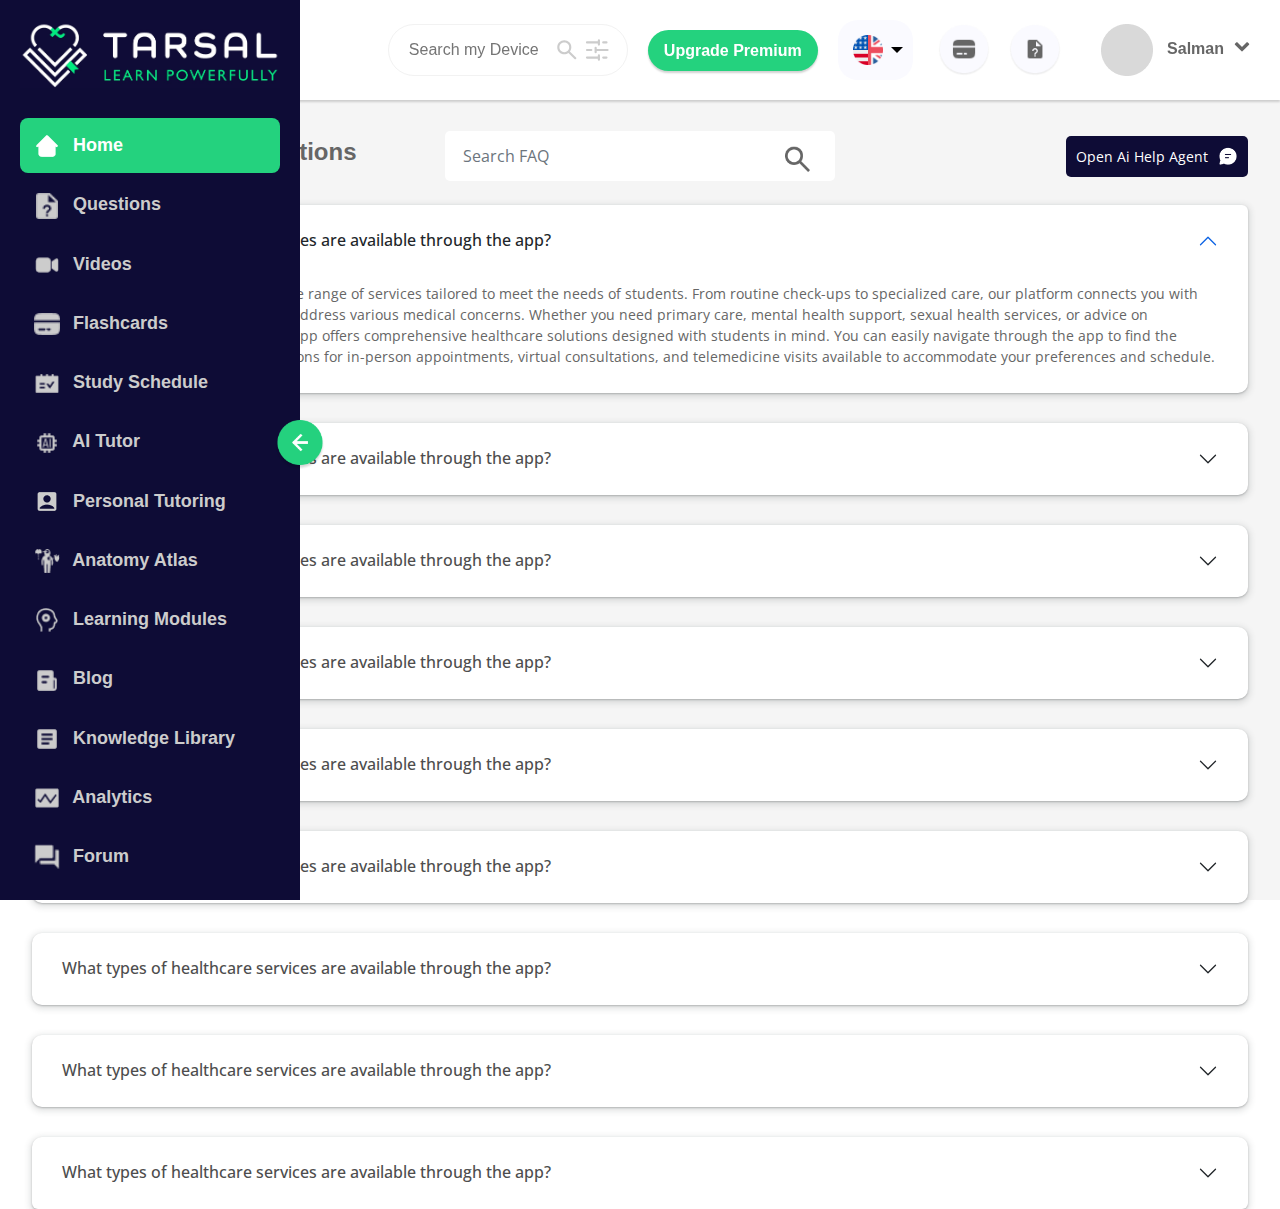
<file: faq-left-bar.html>
<!DOCTYPE html>
<html lang="en">

<head>
    <meta charset="UTF-8">
    <meta name="viewport" content="width=device-width, initial-scale=1.0">
    <title>Faq left bar</title>
    <link rel="icon" type="image/x-icon" href="">
    <link rel="stylesheet" href="https://cdnjs.cloudflare.com/ajax/libs/font-awesome/4.7.0/css/font-awesome.min.css">
    <link rel="stylesheet" href="css/bootstrap.css">
    <link rel="stylesheet" href="css/style.css">
    <link rel="stylesheet" href="css/responsive.css">
</head>

<body>
    <!--  -->
    <div class="home-dashboard-chat-collapsed">
        <div class="sidebar">
            <header>
                <div class="header-logo">
                    <a href="" class="wactive_logo_an">
                        <img src="img/logo.png" alt="">
                    </a>
                    <a href="" class="active_logo_an">
                        <img src="img/logo_for_active.png" alt="" class="active_logo">
                    </a>
                </div>
                <div class="navigation">
                    <nav class="side-menu">
                        <ul>
                            <li>
                                <a href="" class="active" title="Home">
                                    <img src="img/iconamoon_home-fill.png" alt=""> Home
                                </a>
                            </li>
                            <li>
                                <a href="" title="Questions">
                                    <img src="img/questions.png" alt=""> Questions
                                </a>
                            </li>
                            <li>
                                <a href="" title="Videos">
                                    <img src="img/fluent_video-28-filled.png" alt=""> Videos
                                </a>
                            </li>
                            <li>
                                <a href="" title="Flashcards">
                                    <img src="img/Flashcards.png" alt=""> Flashcards
                                </a>
                            </li>
                            <li>
                                <a href="" title="Study Schedule">
                                    <img src="img/ant-design_schedule-filled.png" alt=""> Study Schedule
                                </a>
                            </li>
                            <li>
                                <a href="" title="AI Tutor">
                                    <img src="img/eos-icons_ai.png" alt=""> AI Tutor
                                </a>
                            </li>
                            <li>
                                <a href="" title="Personal Tutoring">
                                    <img src="img/ic_baseline-account-box.png" alt=""> Personal Tutoring
                                </a>
                            </li>
                            <li>
                                <a href="" title="Anatomy Atlas">
                                    <img src="img/game-icons_anatomy.png" alt=""> Anatomy Atlas
                                </a>
                            </li>
                            <li>
                                <a href="" title="Learning Modules">
                                    <img src="img/iconoir_learning.png" alt=""> Learning Modules
                                </a>
                            </li>
                            <li>
                                <a href="" title="Blog">
                                    <img src="img/Blog.png" alt=""> Blog
                                </a>
                            </li>
                            <li>
                                <a href="" title=" Knowledge Library">
                                    <img src="img/material-symbols_article.png" alt=""> Knowledge Library
                                </a>
                            </li>
                            <li>
                                <a href="" title="Analytics">
                                    <img src="img/clarity_analytics-solid (1).png" alt=""> Analytics
                                </a>
                            </li>
                            <li>
                                <a href="" title="Forum">
                                    <img src="img/Forum.png" alt=""> Forum
                                </a>
                            </li>
                        </ul>
                    </nav>
                </div>
            </header>
        </div>
        <div class="home-dashboard">
            <div class="top-header">
                <div class="container-fluid">
                    <div class="main-header d-none d-xl-block">
                        <div class="header-row">
                            <div class="header-wrapper">
                                <h3 class="hello-aadi">Hello Aadi!</h3>
                            </div>
                            <div class="right-side">
                                <div class="search-wrapper">
                                    <div class="search-box-wrapper">
                                        <Form>
                                            <div class="search-box-inner">
                                                <input type="search" placeholder="Search my Device">
                                                <div class="search-icon">
                                                    <svg class="material-symbols-search-rounded" width="26" height="26"
                                                        viewBox="0 0 26 26" fill="none"
                                                        xmlns="http://www.w3.org/2000/svg">
                                                        <path
                                                            d="M20.475 21.9917L14.4083 15.925C13.8667 16.3583 13.2438 16.7014 12.5396 16.9542C11.8354 17.2069 11.0861 17.3333 10.2917 17.3333C8.32361 17.3333 6.65817 16.6516 5.29533 15.288C3.9325 13.9244 3.25072 12.259 3.25 10.2917C3.25 8.32361 3.93178 6.65817 5.29533 5.29533C6.65889 3.9325 8.32433 3.25072 10.2917 3.25C12.2597 3.25 13.9252 3.93178 15.288 5.29533C16.6508 6.65889 17.3326 8.32433 17.3333 10.2917C17.3333 11.0861 17.2069 11.8354 16.9542 12.5396C16.7014 13.2437 16.3583 13.8667 15.925 14.4083L22.0188 20.5021C22.2174 20.7007 22.3167 20.9444 22.3167 21.2333C22.3167 21.5222 22.2083 21.775 21.9917 21.9917C21.7931 22.1903 21.5403 22.2896 21.2333 22.2896C20.9264 22.2896 20.6736 22.1903 20.475 21.9917ZM10.2917 15.1667C11.6458 15.1667 12.7971 14.6925 13.7453 13.7442C14.6936 12.796 15.1674 11.6451 15.1667 10.2917C15.1667 8.9375 14.6925 7.78628 13.7443 6.838C12.796 5.88972 11.6451 5.41594 10.2917 5.41667C8.9375 5.41667 7.78628 5.89081 6.838 6.83908C5.88972 7.78736 5.41594 8.93822 5.41667 10.2917C5.41667 11.6458 5.89081 12.7971 6.83908 13.7453C7.78736 14.6936 8.93822 15.1674 10.2917 15.1667Z"
                                                            fill="#CCCCCC" />
                                                    </svg>
                                                    <svg class="icon-park-outline-setting-config" width="26" height="26"
                                                        viewBox="0 0 26 26" fill="none"
                                                        xmlns="http://www.w3.org/2000/svg">
                                                        <path
                                                            d="M22.479 5.41667H19.229M14.8957 3.25V7.58333M14.8957 5.41667H2.979M7.31234 13H2.979M11.6457 10.8333V15.1667M23.5623 13H11.6457M22.479 20.5833H19.229M14.8957 18.4167V22.75M14.8957 20.5833H2.979"
                                                            stroke="#CCCCCC" stroke-width="2.16667"
                                                            stroke-linecap="round" stroke-linejoin="round" />
                                                    </svg>
                                                </div>
                                            </div>
                                        </Form>
                                    </div>
                                    <div class="premium">
                                        <a class="upgrade-premium">Upgrade Premium</a>
                                    </div>
                                </div>
                                <nav class="mainnav">
                                    <div> <i class="fa fa-bars">menu</i> </div>
                                    <ul>
                                        <li class="hasDD">
                                            <a href="#"><img src="./img/uk.png" alt=""> </a>
                                            <ul class="bottom_ul_flags">
                                                <li><a href="#"><img src="./img/uk.png" alt="">EN</a></li>
                                                <li><a href="#"><img src="./img/de_flag.png" alt="">DE</a></li>
                                            </ul>
                                        </li>
                                    </ul>
                                </nav>
                                <div class="solar-car">
                                    <img src="img/solar_card-bold.png" alt="">
                                    <img src="img/mdi_file-question.png" alt="">
                                </div>
                                <div class="user-profile">
                                    <nav>
                                        <ul>
                                            <li class="menu" id="dropMenu">
                                                <div class="drop-box">
                                                    <a class="drop-text" href="#"> <img src="img/user.png" alt="">
                                                        Salman<i class="fa fa-chevron-up rotate"></i>
                                                    </a>
                                                </div>
                                                <ul id="ul">
                                                    <li><a href="#">Profile</a></li>
                                                    <li><a href="#">Log Out</a></li>
                                                </ul>
                                            </li>
                                        </ul>
                                    </nav>
                                </div>
                            </div>
                        </div>
                    </div>
                    <div id="side_responsive" class="d-xl-none">
                        <div id="mySidenav" class="sidenav">
                            <a href="javascript:void(0)" class="closebtn" onclick="closeNav()">&times;</a>
                            <!-- <a href="#">About</a>
                        <a href="#">Services</a>
                        <a href="#">Clients</a>
                        <a href="#">Contact</a> -->
                            <div class="header-wrapper">
                                <h3 class="hello-aadi">Hello Aadi!</h3>
                            </div>
                            <div class="right-side">
                                <div class="search-wrapper">
                                    <div class="search-box-wrapper">
                                        <Form>
                                            <div class="search-box-inner">
                                                <input type="search" placeholder="Search my Device">
                                                <div class="search-icon">
                                                    <svg class="material-symbols-search-rounded" width="26" height="26"
                                                        viewBox="0 0 26 26" fill="none"
                                                        xmlns="http://www.w3.org/2000/svg">
                                                        <path
                                                            d="M20.475 21.9917L14.4083 15.925C13.8667 16.3583 13.2438 16.7014 12.5396 16.9542C11.8354 17.2069 11.0861 17.3333 10.2917 17.3333C8.32361 17.3333 6.65817 16.6516 5.29533 15.288C3.9325 13.9244 3.25072 12.259 3.25 10.2917C3.25 8.32361 3.93178 6.65817 5.29533 5.29533C6.65889 3.9325 8.32433 3.25072 10.2917 3.25C12.2597 3.25 13.9252 3.93178 15.288 5.29533C16.6508 6.65889 17.3326 8.32433 17.3333 10.2917C17.3333 11.0861 17.2069 11.8354 16.9542 12.5396C16.7014 13.2437 16.3583 13.8667 15.925 14.4083L22.0188 20.5021C22.2174 20.7007 22.3167 20.9444 22.3167 21.2333C22.3167 21.5222 22.2083 21.775 21.9917 21.9917C21.7931 22.1903 21.5403 22.2896 21.2333 22.2896C20.9264 22.2896 20.6736 22.1903 20.475 21.9917ZM10.2917 15.1667C11.6458 15.1667 12.7971 14.6925 13.7453 13.7442C14.6936 12.796 15.1674 11.6451 15.1667 10.2917C15.1667 8.9375 14.6925 7.78628 13.7443 6.838C12.796 5.88972 11.6451 5.41594 10.2917 5.41667C8.9375 5.41667 7.78628 5.89081 6.838 6.83908C5.88972 7.78736 5.41594 8.93822 5.41667 10.2917C5.41667 11.6458 5.89081 12.7971 6.83908 13.7453C7.78736 14.6936 8.93822 15.1674 10.2917 15.1667Z"
                                                            fill="#CCCCCC" />
                                                    </svg>
                                                    <svg class="icon-park-outline-setting-config" width="26" height="26"
                                                        viewBox="0 0 26 26" fill="none"
                                                        xmlns="http://www.w3.org/2000/svg">
                                                        <path
                                                            d="M22.479 5.41667H19.229M14.8957 3.25V7.58333M14.8957 5.41667H2.979M7.31234 13H2.979M11.6457 10.8333V15.1667M23.5623 13H11.6457M22.479 20.5833H19.229M14.8957 18.4167V22.75M14.8957 20.5833H2.979"
                                                            stroke="#CCCCCC" stroke-width="2.16667"
                                                            stroke-linecap="round" stroke-linejoin="round" />
                                                    </svg>
                                                </div>
                                            </div>
                                        </Form>
                                    </div>
                                    <div class="premium">
                                        <a class="upgrade-premium">Upgrade Premium</a>
                                    </div>
                                </div>
                                <nav class="mainnav">
                                    <div> <i class="fa fa-bars">menu</i> </div>
                                    <ul>
                                        <li class="hasDD">
                                            <a href="#"><img src="./img/uk.png" alt=""> </a>
                                            <ul class="bottom_ul_flags">
                                                <li><a href="#"><img src="./img/uk.png" alt="">EN</a></li>
                                                <li><a href="#"><img src="./img/de_flag.png" alt="">DE</a></li>
                                            </ul>
                                        </li>
                                    </ul>
                                </nav>
                                <div class="solar-car">
                                    <img src="img/solar_card-bold.png" alt="">
                                    <img src="img/mdi_file-question.png" alt="">
                                </div>
                                <div class="user-profile">
                                    <nav>
                                        <ul>
                                            <li class="menu" id="dropMenu">
                                                <div class="drop-box">
                                                    <a class="drop-text" href="#"> <img src="img/user.png" alt="">
                                                        Salman<i class="fa fa-chevron-up rotate"></i>
                                                    </a>
                                                </div>
                                                <ul id="ul">
                                                    <li><a href="#">Profile</a></li>
                                                    <li><a href="#">Log Out</a></li>
                                                </ul>
                                            </li>
                                        </ul>
                                    </nav>
                                </div>
                            </div>
                        </div>
                        <div class="toggle_side_nav_mob">
                            <span style="font-size:30px;cursor:pointer" onclick="openNav()">&#9776;</span>
                        </div>
                    </div>
                </div>
            </div>
            <div class="site-bnr">
                <div class="toggle_cls">
                    <img src="./img/toggle_img1.png" alt="">
                </div>
                <div class="container-fluid">
                    <div class="faq_left_bar">
                        <div class="faq_left_header mb-4">
                            <div class="row align-items-center">
                                <div class="col-lg-4">
                                    <div class="faq_header1">
                                        <h4 class="learn2">Frequently Asked Questions</h4>
                                    </div>
                                </div>
                                <div class="col-lg-4">
                                    <div class="faq_header2">
                                        <div class="contact_search_box">
                                            <input type="search" class="form-control" placeholder="Search FAQ">
                                            <img src="./img/search_icon.png" alt="">
                                         </div>
                                    </div>
                                </div>
                                <div class="col-lg-4">
                                    <div class="faq_header3">
                                        
                                        <a href="">open ai help agent <img src="./img/fluent_chat-28-filled.png" alt=""></a>
                                    </div>
                                </div>
                            </div>
                        </div>
                        <div class="accordion" id="accordionExample">
                            <div class="accordion-item">
                              <h2 class="accordion-header">
                                <button class="accordion-button" type="button" data-bs-toggle="collapse" data-bs-target="#collapseOne" aria-expanded="true" aria-controls="collapseOne">
                                    What types of healthcare services are available through the app?
                                </button>
                              </h2>
                              <div id="collapseOne" class="accordion-collapse collapse show" data-bs-parent="#accordionExample">
                                <div class="accordion-body">
                                    Our healthcare app provides a wide range of services tailored to meet the needs of students. From routine check-ups to specialized care, our platform connects you with healthcare professionals who can address various medical concerns. Whether you need primary care, mental health support, sexual health services, or advice on managing chronic conditions, our app offers comprehensive healthcare solutions designed with students in mind. You can easily navigate through the app to find the specific service you need, with options for in-person appointments, virtual consultations, and telemedicine visits available to accommodate your preferences and schedule.
                                </div>
                              </div>
                            </div>
                            <div class="accordion-item">
                              <h2 class="accordion-header">
                                <button class="accordion-button collapsed" type="button" data-bs-toggle="collapse" data-bs-target="#collapseTwo" aria-expanded="false" aria-controls="collapseTwo">
                                    What types of healthcare services are available through the app?
                                </button>
                              </h2>
                              <div id="collapseTwo" class="accordion-collapse collapse" data-bs-parent="#accordionExample">
                                <div class="accordion-body">
                                    Our healthcare app provides a wide range of services tailored to meet the needs of students. From routine check-ups to specialized care, our platform connects you with healthcare professionals who can address various medical concerns. Whether you need primary care, mental health support, sexual health services, or advice on managing chronic conditions, our app offers comprehensive healthcare solutions designed with students in mind. You can easily navigate through the app to find the specific service you need, with options for in-person appointments, virtual consultations, and telemedicine visits available to accommodate your preferences and schedule.
                                </div>
                              </div>
                            </div>
                            <div class="accordion-item">
                              <h2 class="accordion-header">
                                <button class="accordion-button collapsed" type="button" data-bs-toggle="collapse" data-bs-target="#collapseThree" aria-expanded="false" aria-controls="collapseThree">
                                    What types of healthcare services are available through the app?
                                </button>
                              </h2>
                              <div id="collapseThree" class="accordion-collapse collapse" data-bs-parent="#accordionExample">
                                <div class="accordion-body">
                                    Our healthcare app provides a wide range of services tailored to meet the needs of students. From routine check-ups to specialized care, our platform connects you with healthcare professionals who can address various medical concerns. Whether you need primary care, mental health support, sexual health services, or advice on managing chronic conditions, our app offers comprehensive healthcare solutions designed with students in mind. You can easily navigate through the app to find the specific service you need, with options for in-person appointments, virtual consultations, and telemedicine visits available to accommodate your preferences and schedule.
                                </div>
                              </div>
                            </div>
                            <div class="accordion-item">
                                <h2 class="accordion-header">
                                  <button class="accordion-button collapsed" type="button" data-bs-toggle="collapse" data-bs-target="#collapsefour" aria-expanded="false" aria-controls="collapsefour">
                                    What types of healthcare services are available through the app?
                                  </button>
                                </h2>
                                <div id="collapsefour" class="accordion-collapse collapse" data-bs-parent="#accordionExample">
                                    <div class="accordion-body">
                                        Our healthcare app provides a wide range of services tailored to meet the needs of students. From routine check-ups to specialized care, our platform connects you with healthcare professionals who can address various medical concerns. Whether you need primary care, mental health support, sexual health services, or advice on managing chronic conditions, our app offers comprehensive healthcare solutions designed with students in mind. You can easily navigate through the app to find the specific service you need, with options for in-person appointments, virtual consultations, and telemedicine visits available to accommodate your preferences and schedule.
                                    </div>
                                </div>
                              </div>

                              <div class="accordion-item">
                                <h2 class="accordion-header">
                                  <button class="accordion-button collapsed" type="button" data-bs-toggle="collapse" data-bs-target="#collapsefive" aria-expanded="false" aria-controls="collapsefive">
                                    What types of healthcare services are available through the app?
                                  </button>
                                </h2>
                                <div id="collapsefive" class="accordion-collapse collapse" data-bs-parent="#accordionExample">
                                    <div class="accordion-body">
                                        Our healthcare app provides a wide range of services tailored to meet the needs of students. From routine check-ups to specialized care, our platform connects you with healthcare professionals who can address various medical concerns. Whether you need primary care, mental health support, sexual health services, or advice on managing chronic conditions, our app offers comprehensive healthcare solutions designed with students in mind. You can easily navigate through the app to find the specific service you need, with options for in-person appointments, virtual consultations, and telemedicine visits available to accommodate your preferences and schedule.
                                    </div>
                                </div>
                              </div>

                              <div class="accordion-item">
                                <h2 class="accordion-header">
                                  <button class="accordion-button collapsed" type="button" data-bs-toggle="collapse" data-bs-target="#collapsesix" aria-expanded="false" aria-controls="collapsesix">
                                    What types of healthcare services are available through the app?
                                  </button>
                                </h2>
                                <div id="collapsesix" class="accordion-collapse collapse" data-bs-parent="#accordionExample">
                                    <div class="accordion-body">
                                        Our healthcare app provides a wide range of services tailored to meet the needs of students. From routine check-ups to specialized care, our platform connects you with healthcare professionals who can address various medical concerns. Whether you need primary care, mental health support, sexual health services, or advice on managing chronic conditions, our app offers comprehensive healthcare solutions designed with students in mind. You can easily navigate through the app to find the specific service you need, with options for in-person appointments, virtual consultations, and telemedicine visits available to accommodate your preferences and schedule.
                                    </div>
                                </div>
                              </div>

                              <div class="accordion-item">
                                <h2 class="accordion-header">
                                  <button class="accordion-button collapsed" type="button" data-bs-toggle="collapse" data-bs-target="#collapseseven" aria-expanded="false" aria-controls="collapseseven">
                                    What types of healthcare services are available through the app?
                                  </button>
                                </h2>
                                <div id="collapseseven" class="accordion-collapse collapse" data-bs-parent="#accordionExample">
                                    <div class="accordion-body">
                                        Our healthcare app provides a wide range of services tailored to meet the needs of students. From routine check-ups to specialized care, our platform connects you with healthcare professionals who can address various medical concerns. Whether you need primary care, mental health support, sexual health services, or advice on managing chronic conditions, our app offers comprehensive healthcare solutions designed with students in mind. You can easily navigate through the app to find the specific service you need, with options for in-person appointments, virtual consultations, and telemedicine visits available to accommodate your preferences and schedule.
                                    </div>
                                </div>
                              </div>

                              <div class="accordion-item">
                                <h2 class="accordion-header">
                                  <button class="accordion-button collapsed" type="button" data-bs-toggle="collapse" data-bs-target="#collapseeight" aria-expanded="false" aria-controls="collapseeight">
                                    What types of healthcare services are available through the app?
                                  </button>
                                </h2>
                                <div id="collapseeight" class="accordion-collapse collapse" data-bs-parent="#accordionExample">
                                    <div class="accordion-body">
                                        Our healthcare app provides a wide range of services tailored to meet the needs of students. From routine check-ups to specialized care, our platform connects you with healthcare professionals who can address various medical concerns. Whether you need primary care, mental health support, sexual health services, or advice on managing chronic conditions, our app offers comprehensive healthcare solutions designed with students in mind. You can easily navigate through the app to find the specific service you need, with options for in-person appointments, virtual consultations, and telemedicine visits available to accommodate your preferences and schedule.
                                    </div>
                                </div>
                              </div>

                              <div class="accordion-item">
                                <h2 class="accordion-header">
                                  <button class="accordion-button collapsed" type="button" data-bs-toggle="collapse" data-bs-target="#collapsenine" aria-expanded="false" aria-controls="collapsenine">
                                    What types of healthcare services are available through the app?
                                  </button>
                                </h2>
                                <div id="collapsenine" class="accordion-collapse collapse" data-bs-parent="#accordionExample">
                                    <div class="accordion-body">
                                        Our healthcare app provides a wide range of services tailored to meet the needs of students. From routine check-ups to specialized care, our platform connects you with healthcare professionals who can address various medical concerns. Whether you need primary care, mental health support, sexual health services, or advice on managing chronic conditions, our app offers comprehensive healthcare solutions designed with students in mind. You can easily navigate through the app to find the specific service you need, with options for in-person appointments, virtual consultations, and telemedicine visits available to accommodate your preferences and schedule.
                                    </div>
                                </div>
                              </div>

                          </div>
                          
                    </div>
                </div>
            </div>
        </div>
        <script src="https://ajax.googleapis.com/ajax/libs/jquery/3.7.1/jquery.min.js"></script>
      <script src="./javascript/bootstrap.bundle.js"></script>
        <script src="javascript/custom.js"></script>
</body>

</html>
</file>
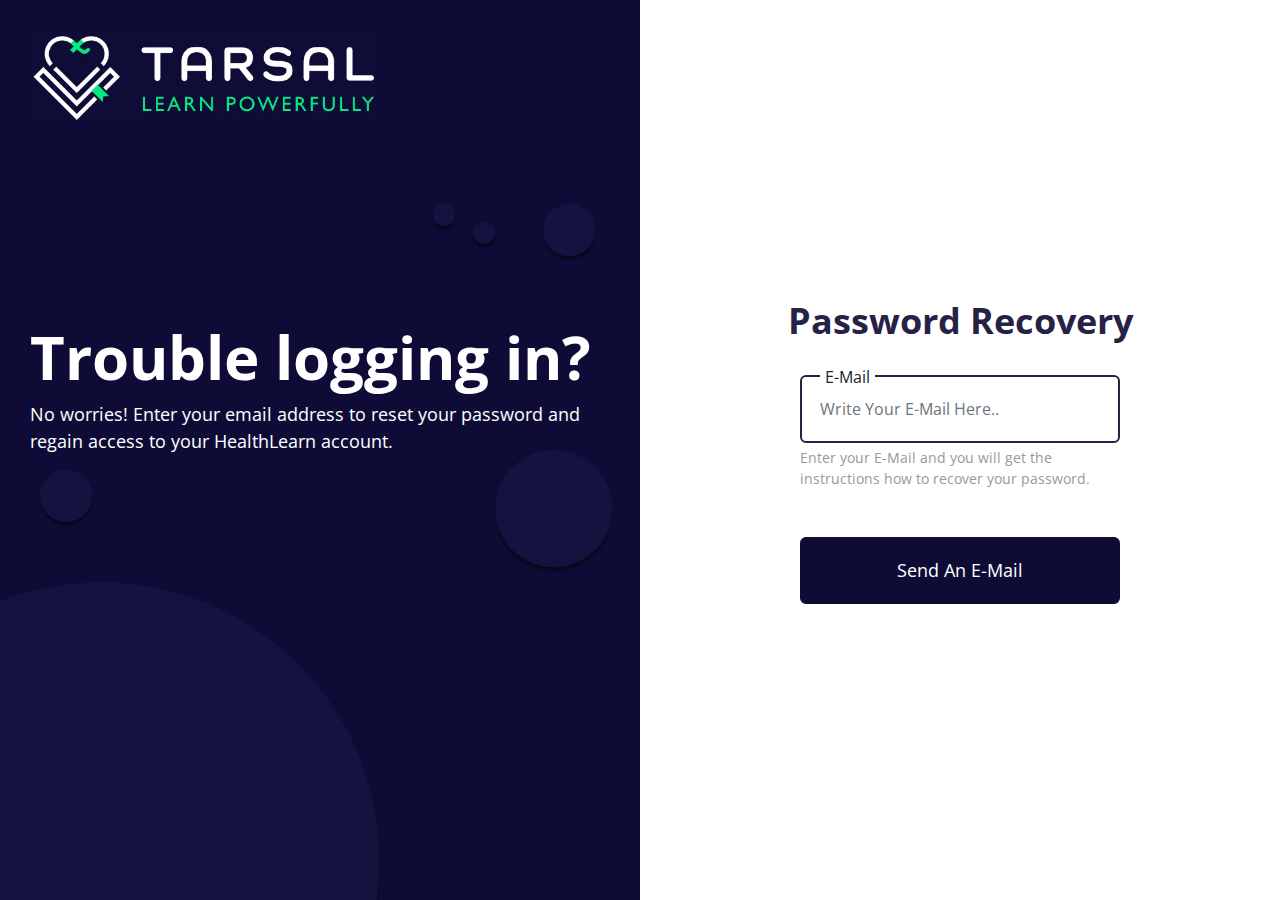
<file: forget-your-password.html>
<!DOCTYPE html>
<html lang="en">

<head>
    <meta charset="UTF-8">
    <meta name="viewport" content="width=device-width, initial-scale=1.0">
    <title>Forget Your Password</title>
    <link rel="icon" type="image/x-icon" href="">
    <link rel="stylesheet" href="https://cdnjs.cloudflare.com/ajax/libs/font-awesome/4.7.0/css/font-awesome.min.css">
    <link rel="stylesheet" href="css/bootstrap.css">
    <link rel="stylesheet" href="css/style.css">
    <link rel="stylesheet" href="css/responsive.css">
</head>

<body>
    <!-- password recovery section start --> 
    <div class="password_recovery">
        <div class="container-fluid">
            <div class="password-recovery-inner">
                <div class="row">
                    <div class="col-lg-6 col-md-12 col-sm-12 col-12 banner">
                        <div class="password_inner">
                            <div class="logo"><img src="img/logo.png" alt="logo"></div>
                            <div class="middle">
                                <h1>Trouble logging in?</h1>
                                <p>No worries! Enter your email address to reset your password and regain access to your
                                    HealthLearn account.</p>
                            </div>
                        </div>
                    </div>
                    <div class="col-lg-6 col-md-12 col-sm-12 col-12 banner">
                        <div class="password_inner1">
                            <div class="form_inner">
                                <h3>Password Recovery</h3>
                                <div class="form-group">
                                    <label for="exampleInputEmail1" class="form-label">E-Mail</label>
                                    <input type="email" class="form-control" id="exampleInputEmail1"
                                        aria-describedby="emailHelp"  placeholder="Write Your E-Mail Here...">
                                    <div id="emailHelp" class="form-text">Enter your E-Mail and you will get the
                                        instructions how to recover your password.</div>
    
                                </div>
                                <button type="submit" class="btn mt-5">Send An E-Mail</button>
                            </div>
                        </div>
                    </div>
                </div>
            </div>
        </div>
    </div>
    <!-- password recovery section end -->
</body>

</html>
</file>
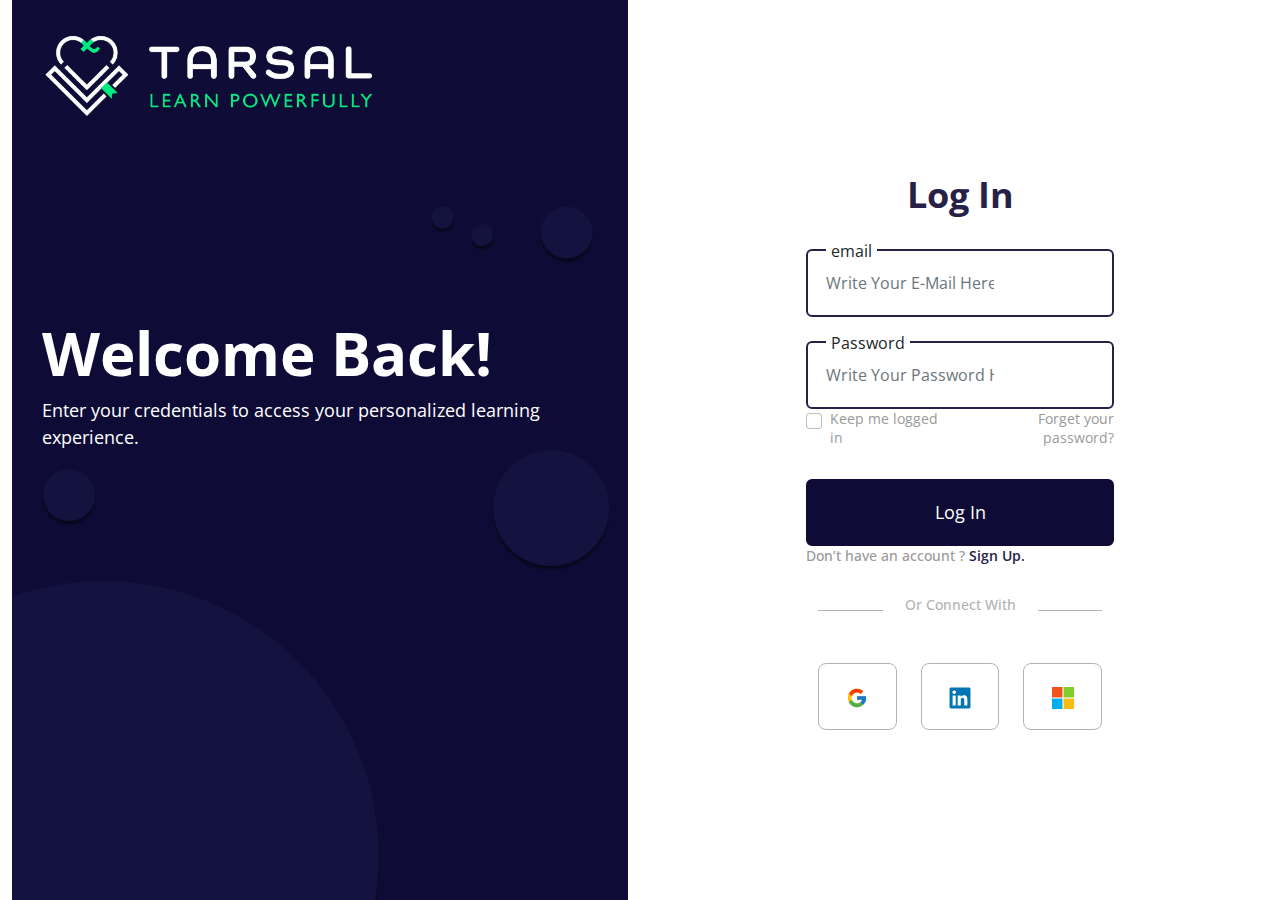
<file: log-in.html>
<!DOCTYPE html>
<html lang="en">

<head>
    <meta charset="UTF-8">
    <meta name="viewport" content="width=device-width, initial-scale=1.0">
    <title>Log In</title>
    <link rel="icon" type="image/x-icon" href="">
    <link rel="stylesheet" href="https://cdnjs.cloudflare.com/ajax/libs/font-awesome/4.7.0/css/font-awesome.min.css">
    <link rel="stylesheet" href="css/bootstrap.css">
    <link rel="stylesheet" href="css/style.css">
    <link rel="stylesheet" href="css/responsive.css">
</head>

<body>
    <!-- password recovery section start -->
    <div class="password_recovery">
        <div class="container-fluid">
            <div class="row">
                <div class="col-lg-6 col-md-12 col-sm-12 col-12 banner">
                    <div class="password_inner">
                        <div class="logo"><img src="img/logo.png" alt="logo"></div>
                        <div class="middle">
                            <h1>Welcome Back!</h1>
                            <p>Enter your credentials to access your personalized
                                learning experience.</p>
                        </div>
                    </div>
                </div>
                <div class="col-lg-6 col-md-12 col-sm-12 col-12 banner">
                    <div class="password_inner1">
                        <div class="form_inner">
                            <h3>Log In</h3>
                            <div class="form-group mb-4">
                                <label for="exampleInputEmail1" class="form-label">email</label>
                                <input type="email" class="form-control" id="exampleInputEmail1"
                                    aria-describedby="emailHelp" placeholder="Write Your E-Mail Here...">
                            </div>
                            <div class="form-group mb-4">
                                <label for="exampleInputPassword1" class="form-label">Password</label>
                                <input type="password" class="form-control" id="exampleInputPassword1"
                                    placeholder="Write Your Password Here...">
                                <div class="row radio">
                                    <div class="col-6">
                                        <div class="form-check">
                                            <input class="form-check-input" type="checkbox" value=""
                                                id="flexCheckDefault">
                                            <label class="form-check-label" for="flexCheckDefault">
                                                Keep me logged in
                                            </label>
                                        </div>
                                    </div>
                                    <div class="col-6">
                                        <div class="forget">
                                            <h4>Forget your password?</h4>
                                        </div>
                                    </div>
                                </div>
                            </div>
                            <button type="submit" class="btn">Log In</button>
                            <div id="login" class="form-check-text">Don’t have an account ? <span><a href="#">Sign
                                        Up.</a></span></div>
                            <div class="row connect">
                                <h2>Or Connect With</h2>
                                <div class="col-4">
                                    <div class="social"><a href="#"><img src="img/google.svg" alt="google"></a></div>
                                </div>
                                <div class="col-4">
                                    <div class="social"><a href="#"><img src="img/linkedin.svg" alt="google"></a></div>
                                </div>
                                <div class="col-4">
                                    <div class="social"><a href="#"><img src="img/microsoft.svg" alt="google"></a></div>
                                </div>
                            </div>
                        </div>
                    </div>
                </div>
            </div>
        </div>
    </div>
    <!-- password recovery section end -->
</body>

</html>
</file>
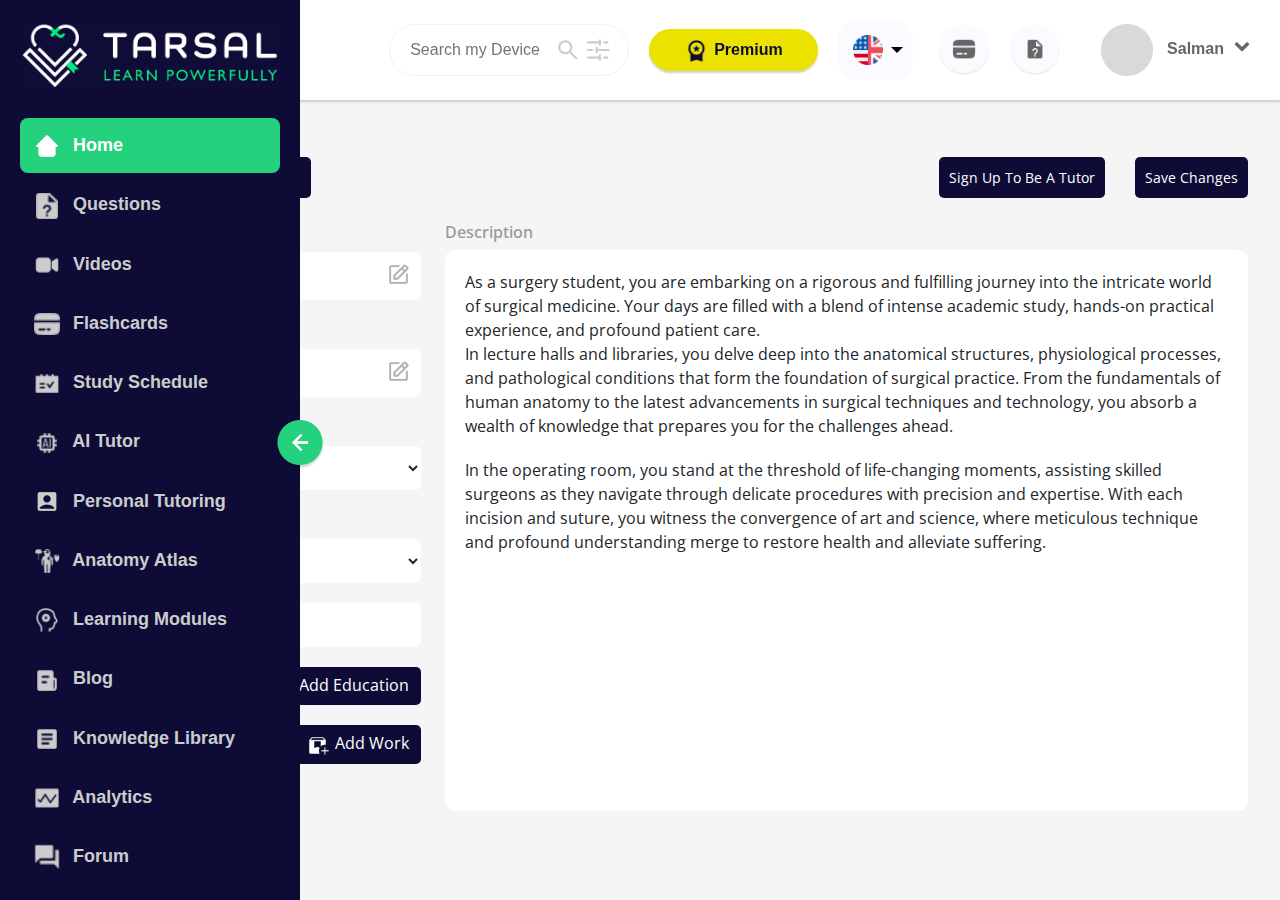
<file: profile-select-from-own-account.html>
<!DOCTYPE html>
<html lang="en">
   <head>
      <meta charset="UTF-8">
      <meta name="viewport" content="width=device-width, initial-scale=1.0">
      <title>Profile selected from own account</title>
      <link rel="icon" type="image/x-icon" href="">
      <link rel="stylesheet" href="https://cdnjs.cloudflare.com/ajax/libs/font-awesome/4.7.0/css/font-awesome.min.css">
      <link rel="stylesheet" href="css/bootstrap.css">
      <link rel="stylesheet" href="css/style.css">
      <link rel="stylesheet" href="css/responsive.css">
   </head>
   <body>
      <!--  -->
      <div class="home-dashboard-chat-collapsed">
      <div class="sidebar">
         <header>
            <div class="header-logo">
               <a href="" class="wactive_logo_an">
               <img src="img/logo.png" alt="">
               </a>
               <a href="" class="active_logo_an">
               <img src="img/logo_for_active.png" alt="" class="active_logo">
               </a>
            </div>
            <div class="navigation">
               <nav class="side-menu">
                  <ul>
                     <li>
                        <a href="" class="active" title="Home">
                        <img src="img/iconamoon_home-fill.png" alt=""> Home
                        </a>
                     </li>
                     <li>
                        <a href="" title="Questions">
                        <img src="img/questions.png" alt=""> Questions
                        </a>
                     </li>
                     <li>
                        <a href="" title="Videos">
                        <img src="img/fluent_video-28-filled.png" alt=""> Videos
                        </a>
                     </li>
                     <li>
                        <a href="" title="Flashcards">
                        <img src="img/Flashcards.png" alt=""> Flashcards
                        </a>
                     </li>
                     <li>
                        <a href="" title="Study Schedule">
                        <img src="img/ant-design_schedule-filled.png" alt=""> Study Schedule
                        </a>
                     </li>
                     <li>
                        <a href="" title="AI Tutor">
                        <img src="img/eos-icons_ai.png" alt=""> AI Tutor
                        </a>
                     </li>
                     <li>
                        <a href="" title="Personal Tutoring">
                        <img src="img/ic_baseline-account-box.png" alt=""> Personal Tutoring
                        </a>
                     </li>
                     <li>
                        <a href="" title="Anatomy Atlas">
                        <img src="img/game-icons_anatomy.png" alt=""> Anatomy Atlas
                        </a>
                     </li>
                     <li>
                        <a href="" title="Learning Modules">
                        <img src="img/iconoir_learning.png" alt=""> Learning Modules
                        </a>
                     </li>
                     <li>
                        <a href="" title="Blog">
                        <img src="img/Blog.png" alt=""> Blog
                        </a>
                     </li>
                     <li>
                        <a href="" title=" Knowledge Library">
                        <img src="img/material-symbols_article.png" alt=""> Knowledge Library
                        </a>
                     </li>
                     <li>
                        <a href="" title="Analytics">
                        <img src="img/clarity_analytics-solid (1).png" alt=""> Analytics
                        </a>
                     </li>
                     <li>
                        <a href="" title="Forum">
                        <img src="img/Forum.png" alt=""> Forum
                        </a>
                     </li>
                  </ul>
               </nav>
            </div>
         </header>
      </div>
      <div class="home-dashboard">
         <div class="top-header">
            <div class="container-fluid">
               <div class="main-header d-none d-xl-block">
                  <div class="header-row">
                     <div class="header-wrapper">
                        <h3 class="hello-aadi">Hello Aadi!</h3>
                     </div>
                     <div class="right-side">
                        <div class="search-wrapper">
                           <div class="search-box-wrapper">
                              <Form>
                                 <div class="search-box-inner">
                                    <input type="search" placeholder="Search my Device">
                                    <div class="search-icon">
                                       <svg class="material-symbols-search-rounded" width="26" height="26"
                                          viewBox="0 0 26 26" fill="none"
                                          xmlns="http://www.w3.org/2000/svg">
                                          <path
                                             d="M20.475 21.9917L14.4083 15.925C13.8667 16.3583 13.2438 16.7014 12.5396 16.9542C11.8354 17.2069 11.0861 17.3333 10.2917 17.3333C8.32361 17.3333 6.65817 16.6516 5.29533 15.288C3.9325 13.9244 3.25072 12.259 3.25 10.2917C3.25 8.32361 3.93178 6.65817 5.29533 5.29533C6.65889 3.9325 8.32433 3.25072 10.2917 3.25C12.2597 3.25 13.9252 3.93178 15.288 5.29533C16.6508 6.65889 17.3326 8.32433 17.3333 10.2917C17.3333 11.0861 17.2069 11.8354 16.9542 12.5396C16.7014 13.2437 16.3583 13.8667 15.925 14.4083L22.0188 20.5021C22.2174 20.7007 22.3167 20.9444 22.3167 21.2333C22.3167 21.5222 22.2083 21.775 21.9917 21.9917C21.7931 22.1903 21.5403 22.2896 21.2333 22.2896C20.9264 22.2896 20.6736 22.1903 20.475 21.9917ZM10.2917 15.1667C11.6458 15.1667 12.7971 14.6925 13.7453 13.7442C14.6936 12.796 15.1674 11.6451 15.1667 10.2917C15.1667 8.9375 14.6925 7.78628 13.7443 6.838C12.796 5.88972 11.6451 5.41594 10.2917 5.41667C8.9375 5.41667 7.78628 5.89081 6.838 6.83908C5.88972 7.78736 5.41594 8.93822 5.41667 10.2917C5.41667 11.6458 5.89081 12.7971 6.83908 13.7453C7.78736 14.6936 8.93822 15.1674 10.2917 15.1667Z"
                                             fill="#CCCCCC" />
                                       </svg>
                                       <svg class="icon-park-outline-setting-config" width="26" height="26"
                                          viewBox="0 0 26 26" fill="none"
                                          xmlns="http://www.w3.org/2000/svg">
                                          <path
                                             d="M22.479 5.41667H19.229M14.8957 3.25V7.58333M14.8957 5.41667H2.979M7.31234 13H2.979M11.6457 10.8333V15.1667M23.5623 13H11.6457M22.479 20.5833H19.229M14.8957 18.4167V22.75M14.8957 20.5833H2.979"
                                             stroke="#CCCCCC" stroke-width="2.16667"
                                             stroke-linecap="round" stroke-linejoin="round" />
                                       </svg>
                                    </div>
                                 </div>
                              </Form>
                           </div>
                           <div class="premium preminum_yellow">
                              <a class="upgrade-premium"><img src="./img/img_plan3.png" alt="">Premium</a>
                           </div>
                        </div>
                        <nav class="mainnav">
                           <div> <i class="fa fa-bars">menu</i> </div>
                           <ul>
                              <li class="hasDD">
                                 <a href="#"><img src="./img/uk.png" alt=""> </a>
                                 <ul class="bottom_ul_flags">
                                    <li><a href="#"><img src="./img/uk.png" alt="">EN</a></li>
                                    <li><a href="#"><img src="./img/de_flag.png" alt="">DE</a></li>
                                 </ul>
                              </li>
                           </ul>
                        </nav>
                        <div class="solar-car">
                           <img src="img/solar_card-bold.png" alt="">
                           <img src="img/mdi_file-question.png" alt="">
                        </div>
                        <div class="user-profile">
                           <nav>
                              <ul>
                                 <li class="menu" id="dropMenu">
                                    <div class="drop-box">
                                       <a class="drop-text" href="#"> <img src="img/user.png" alt="">
                                       Salman<i class="fa fa-chevron-up rotate"></i>
                                       </a>
                                    </div>
                                    <ul id="ul">
                                       <li><a href="#">Profile</a></li>
                                       <li><a href="#">Log Out</a></li>
                                    </ul>
                                 </li>
                              </ul>
                           </nav>
                        </div>
                     </div>
                  </div>
               </div>
               <div id="side_responsive" class="d-xl-none">
                  <div id="mySidenav" class="sidenav">
                     <a href="javascript:void(0)" class="closebtn" onclick="closeNav()">&times;</a>
                     <!-- <a href="#">About</a>
                        <a href="#">Services</a>
                        <a href="#">Clients</a>
                        <a href="#">Contact</a> -->
                     <div class="header-wrapper">
                        <h3 class="hello-aadi">Hello Aadi!</h3>
                     </div>
                     <div class="right-side">
                        <div class="search-wrapper">
                           <div class="search-box-wrapper">
                              <Form>
                                 <div class="search-box-inner">
                                    <input type="search" placeholder="Search my Device">
                                    <div class="search-icon">
                                       <svg class="material-symbols-search-rounded" width="26" height="26"
                                          viewBox="0 0 26 26" fill="none"
                                          xmlns="http://www.w3.org/2000/svg">
                                          <path
                                             d="M20.475 21.9917L14.4083 15.925C13.8667 16.3583 13.2438 16.7014 12.5396 16.9542C11.8354 17.2069 11.0861 17.3333 10.2917 17.3333C8.32361 17.3333 6.65817 16.6516 5.29533 15.288C3.9325 13.9244 3.25072 12.259 3.25 10.2917C3.25 8.32361 3.93178 6.65817 5.29533 5.29533C6.65889 3.9325 8.32433 3.25072 10.2917 3.25C12.2597 3.25 13.9252 3.93178 15.288 5.29533C16.6508 6.65889 17.3326 8.32433 17.3333 10.2917C17.3333 11.0861 17.2069 11.8354 16.9542 12.5396C16.7014 13.2437 16.3583 13.8667 15.925 14.4083L22.0188 20.5021C22.2174 20.7007 22.3167 20.9444 22.3167 21.2333C22.3167 21.5222 22.2083 21.775 21.9917 21.9917C21.7931 22.1903 21.5403 22.2896 21.2333 22.2896C20.9264 22.2896 20.6736 22.1903 20.475 21.9917ZM10.2917 15.1667C11.6458 15.1667 12.7971 14.6925 13.7453 13.7442C14.6936 12.796 15.1674 11.6451 15.1667 10.2917C15.1667 8.9375 14.6925 7.78628 13.7443 6.838C12.796 5.88972 11.6451 5.41594 10.2917 5.41667C8.9375 5.41667 7.78628 5.89081 6.838 6.83908C5.88972 7.78736 5.41594 8.93822 5.41667 10.2917C5.41667 11.6458 5.89081 12.7971 6.83908 13.7453C7.78736 14.6936 8.93822 15.1674 10.2917 15.1667Z"
                                             fill="#CCCCCC" />
                                       </svg>
                                       <svg class="icon-park-outline-setting-config" width="26" height="26"
                                          viewBox="0 0 26 26" fill="none"
                                          xmlns="http://www.w3.org/2000/svg">
                                          <path
                                             d="M22.479 5.41667H19.229M14.8957 3.25V7.58333M14.8957 5.41667H2.979M7.31234 13H2.979M11.6457 10.8333V15.1667M23.5623 13H11.6457M22.479 20.5833H19.229M14.8957 18.4167V22.75M14.8957 20.5833H2.979"
                                             stroke="#CCCCCC" stroke-width="2.16667"
                                             stroke-linecap="round" stroke-linejoin="round" />
                                       </svg>
                                    </div>
                                 </div>
                              </Form>
                           </div>
                           <div class="premium">
                              <a class="upgrade-premium">Upgrade Premium</a>
                           </div>
                        </div>
                        <nav class="mainnav">
                           <div> <i class="fa fa-bars">menu</i> </div>
                           <ul>
                              <li class="hasDD">
                                 <a href="#"><img src="./img/uk.png" alt=""> </a>
                                 <ul class="bottom_ul_flags">
                                    <li><a href="#"><img src="./img/uk.png" alt="">EN</a></li>
                                    <li><a href="#"><img src="./img/de_flag.png" alt="">DE</a></li>
                                 </ul>
                              </li>
                           </ul>
                        </nav>
                        <div class="solar-car">
                           <img src="img/solar_card-bold.png" alt="">
                           <img src="img/mdi_file-question.png" alt="">
                        </div>
                        <div class="user-profile">
                           <nav>
                              <ul>
                                 <li class="menu" id="dropMenu">
                                    <div class="drop-box">
                                       <a class="drop-text" href="#"> <img src="img/user.png" alt="">
                                       Salman<i class="fa fa-chevron-up rotate"></i>
                                       </a>
                                    </div>
                                    <ul id="ul">
                                       <li><a href="#">Profile</a></li>
                                       <li><a href="#">Log Out</a></li>
                                    </ul>
                                 </li>
                              </ul>
                           </nav>
                        </div>
                     </div>
                  </div>
                  <div class="toggle_side_nav_mob">
                     <span style="font-size:30px;cursor:pointer" onclick="openNav()">&#9776;</span>
                  </div>
               </div>
            </div>
         </div>
         <div class="site-bnr">
            <div class="toggle_cls">
               <img src="./img/toggle_img1.png" alt="">
            </div>
            <div class="container-fluid">
               <div class="profile_selected_from_client">
                  <div class="profile_selected_header_area">
                     <div class="row align-items-center">
                        <div class="col-lg-6">
                           <div class="selected_profile_text">
                              <div class="left_side_own_header">
                                 <div class="profile_selcted_col1">
                                    <img src="./img/active_chat_big_img_with_edit.png" alt="">
                                 </div>
                                 <div class="faq_header3">
                                    <a href="">Change Password</a>
                                 </div>
                              </div>
                           </div>
                        </div>
                        <div class="col-lg-6">
                           <div class="right_side_own_header">
                              <div class="faq_header3">
                                 <a href="">Sign Up to be a tutor</a>
                              </div>
                              <div class="faq_header3">
                                 <a href="">Save Changes</a>
                              </div>
                           </div>
                        </div>
                     </div>
                  </div>
                  <div class="profile_select_from_owner_account">
                     <div class="row">
                        <div class="col-lg-4">
                           <div class="own_account_form">
                              <div class="common_owner_form_div">
                                 <label for="">Name</label>
                                 <input type="text" name="" id="" placeholder="Aadi Kalloo" class="form-control">
                                 <img src="./img/bx_edit.png" alt="" class="edit_in_input_img">
                              </div>
                              <div class="common_owner_form_div">
                                 <label for="">E-Mail</label>
                                 <input type="email" name="" id="" placeholder="aadi@gmail.com" class="form-control">
                                 <img src="./img/bx_edit.png" alt=""  class="edit_in_input_img">
                              </div>
                              <div class="common_owner_form_div">
                                 <label for="items">Current Status</label>
                                 <select name="cars" id="items" form="carform" class="form-control">
                                    <option value="volvo">Item</option>
                                    <option value="saab">Item</option>
                                    <option value="opel">Item</option>
                                    <option value="audi">Item</option>
                                 </select>
                              </div>
                              <div class="common_owner_form_div">
                                 <label for="items">Age group</label>
                                 <select name="cars" id="items" form="carform" class="form-control">
                                    <option value="volvo">10-20</option>
                                    <option value="saab">10-20</option>
                                    <option value="opel">10-20</option>
                                    <option value="audi">10-20</option>
                                 </select>
                              </div>
                              <div class="common_owner_form_div">
                                 <div class="loaction_a">
                                    <a href=""><img src="./img/location_icon.png" alt="">Toronto, Canada</a>
                                 </div>
                              </div>
                              <div class="common_owner_form_div button_bottom_form_owner">
                                 <span><img src="./img/education_icon.png" alt="">Education</span>
                                 <a href=""><img src="./img/addplus_icon.png" alt="">Add Education</a>
                              </div>
                              <div class="common_owner_form_div  button_bottom_form_owner">
                                 <span><img src="./img/work_icon.png" alt="">Work</span>
                                 <a href=""><img src="./img/addplus_icon.png" alt="">Add Work</a>
                              </div>
                           </div>
                        </div>
                        <div class="col-lg-8">
                           <h6>Description</h6>
                           <div class="description_body">
                              <p>As a surgery student, you are embarking on a rigorous and fulfilling journey into the intricate world of surgical medicine. Your days are filled with a blend of intense academic study, hands-on practical experience, and profound patient care.<br>
                                 In lecture halls and libraries, you delve deep into the anatomical structures, physiological processes, and pathological conditions that form the foundation of surgical practice. From the fundamentals of human anatomy to the latest advancements in surgical techniques and technology, you absorb a wealth of knowledge that prepares you for the challenges ahead.
                              </p>
                              <p>
                                 In the operating room, you stand at the threshold of life-changing moments, assisting skilled surgeons as they navigate through delicate procedures with precision and expertise. With each incision and suture, you witness the convergence of art and science, where meticulous technique and profound understanding merge to restore health and alleviate suffering.
                              </p>
                           </div>
                        </div>
                     </div>
                  </div>
               </div>
            </div>
         </div>
      </div>
      <script src="https://ajax.googleapis.com/ajax/libs/jquery/3.7.1/jquery.min.js"></script>
      <script src="./javascript/bootstrap.bundle.js"></script>
      <script src="javascript/custom.js"></script>
   </body>
</html>
</file>
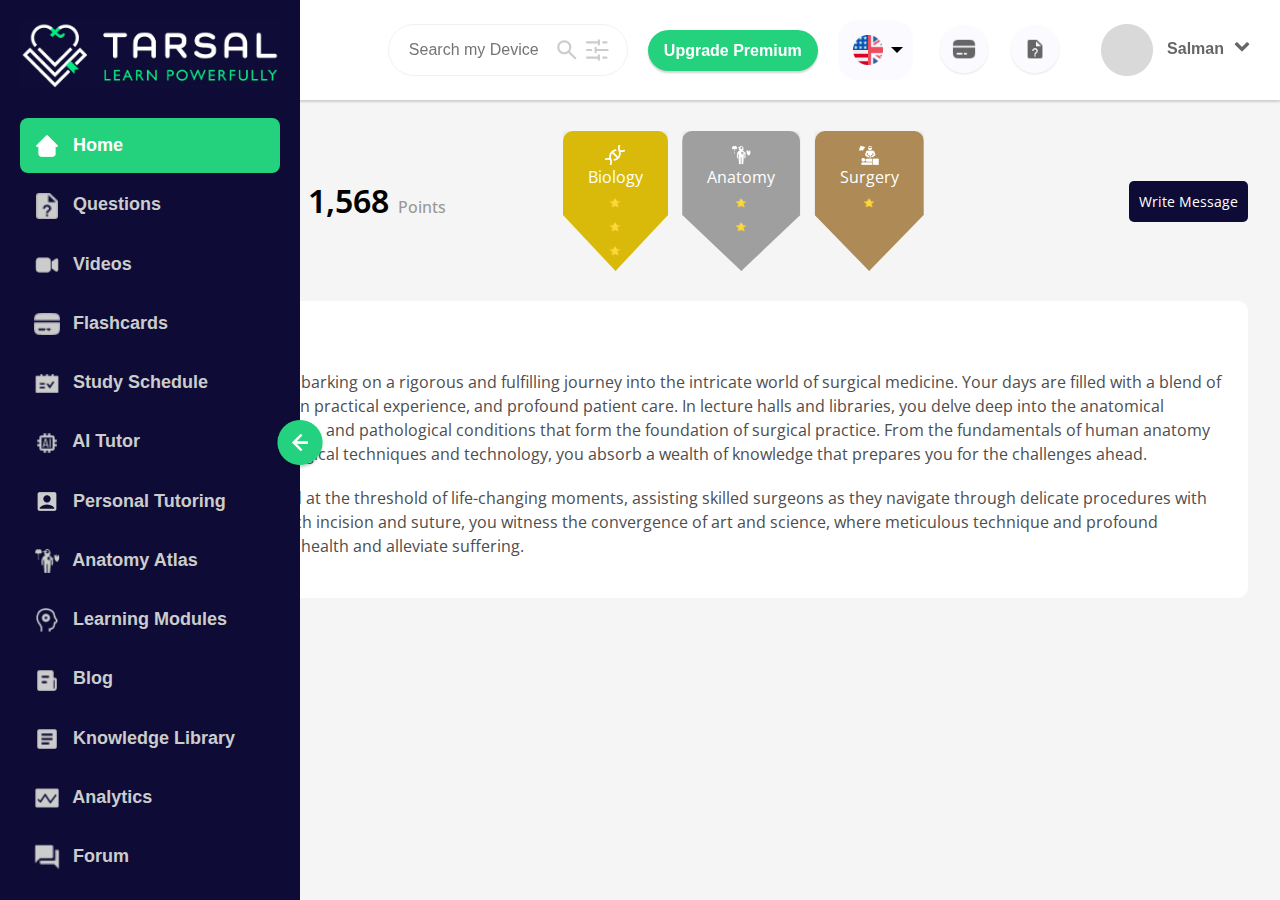
<file: profile-selected-from-other-client.html>
<!DOCTYPE html>
<html lang="en">
   <head>
      <meta charset="UTF-8">
      <meta name="viewport" content="width=device-width, initial-scale=1.0">
      <title>Profile selected from other clients</title>
      <link rel="icon" type="image/x-icon" href="">
      <link rel="stylesheet" href="https://cdnjs.cloudflare.com/ajax/libs/font-awesome/4.7.0/css/font-awesome.min.css">
      <link rel="stylesheet" href="css/bootstrap.css">
      <link rel="stylesheet" href="css/style.css">
      <link rel="stylesheet" href="css/responsive.css">
   </head>
   <body>
      <!--  -->
      <div class="home-dashboard-chat-collapsed">
      <div class="sidebar">
         <header>
            <div class="header-logo">
               <a href="" class="wactive_logo_an">
               <img src="img/logo.png" alt="">
               </a>
               <a href="" class="active_logo_an">
               <img src="img/logo_for_active.png" alt="" class="active_logo">
               </a>
            </div>
            <div class="navigation">
               <nav class="side-menu">
                  <ul>
                     <li>
                        <a href="" class="active" title="Home">
                        <img src="img/iconamoon_home-fill.png" alt=""> Home
                        </a>
                     </li>
                     <li>
                        <a href="" title="Questions">
                        <img src="img/questions.png" alt=""> Questions
                        </a>
                     </li>
                     <li>
                        <a href="" title="Videos">
                        <img src="img/fluent_video-28-filled.png" alt=""> Videos
                        </a>
                     </li>
                     <li>
                        <a href="" title="Flashcards">
                        <img src="img/Flashcards.png" alt=""> Flashcards
                        </a>
                     </li>
                     <li>
                        <a href="" title="Study Schedule">
                        <img src="img/ant-design_schedule-filled.png" alt=""> Study Schedule
                        </a>
                     </li>
                     <li>
                        <a href="" title="AI Tutor">
                        <img src="img/eos-icons_ai.png" alt=""> AI Tutor
                        </a>
                     </li>
                     <li>
                        <a href="" title="Personal Tutoring">
                        <img src="img/ic_baseline-account-box.png" alt=""> Personal Tutoring
                        </a>
                     </li>
                     <li>
                        <a href="" title="Anatomy Atlas">
                        <img src="img/game-icons_anatomy.png" alt=""> Anatomy Atlas
                        </a>
                     </li>
                     <li>
                        <a href="" title="Learning Modules">
                        <img src="img/iconoir_learning.png" alt=""> Learning Modules
                        </a>
                     </li>
                     <li>
                        <a href="" title="Blog">
                        <img src="img/Blog.png" alt=""> Blog
                        </a>
                     </li>
                     <li>
                        <a href="" title=" Knowledge Library">
                        <img src="img/material-symbols_article.png" alt=""> Knowledge Library
                        </a>
                     </li>
                     <li>
                        <a href="" title="Analytics">
                        <img src="img/clarity_analytics-solid (1).png" alt=""> Analytics
                        </a>
                     </li>
                     <li>
                        <a href="" title="Forum">
                        <img src="img/Forum.png" alt=""> Forum
                        </a>
                     </li>
                  </ul>
               </nav>
            </div>
         </header>
      </div>
      <div class="home-dashboard">
         <div class="top-header">
            <div class="container-fluid">
               <div class="main-header d-none d-xl-block">
                  <div class="header-row">
                     <div class="header-wrapper">
                        <h3 class="hello-aadi">Hello Aadi!</h3>
                     </div>
                     <div class="right-side">
                        <div class="search-wrapper">
                           <div class="search-box-wrapper">
                              <Form>
                                 <div class="search-box-inner">
                                    <input type="search" placeholder="Search my Device">
                                    <div class="search-icon">
                                       <svg class="material-symbols-search-rounded" width="26" height="26"
                                          viewBox="0 0 26 26" fill="none"
                                          xmlns="http://www.w3.org/2000/svg">
                                          <path
                                             d="M20.475 21.9917L14.4083 15.925C13.8667 16.3583 13.2438 16.7014 12.5396 16.9542C11.8354 17.2069 11.0861 17.3333 10.2917 17.3333C8.32361 17.3333 6.65817 16.6516 5.29533 15.288C3.9325 13.9244 3.25072 12.259 3.25 10.2917C3.25 8.32361 3.93178 6.65817 5.29533 5.29533C6.65889 3.9325 8.32433 3.25072 10.2917 3.25C12.2597 3.25 13.9252 3.93178 15.288 5.29533C16.6508 6.65889 17.3326 8.32433 17.3333 10.2917C17.3333 11.0861 17.2069 11.8354 16.9542 12.5396C16.7014 13.2437 16.3583 13.8667 15.925 14.4083L22.0188 20.5021C22.2174 20.7007 22.3167 20.9444 22.3167 21.2333C22.3167 21.5222 22.2083 21.775 21.9917 21.9917C21.7931 22.1903 21.5403 22.2896 21.2333 22.2896C20.9264 22.2896 20.6736 22.1903 20.475 21.9917ZM10.2917 15.1667C11.6458 15.1667 12.7971 14.6925 13.7453 13.7442C14.6936 12.796 15.1674 11.6451 15.1667 10.2917C15.1667 8.9375 14.6925 7.78628 13.7443 6.838C12.796 5.88972 11.6451 5.41594 10.2917 5.41667C8.9375 5.41667 7.78628 5.89081 6.838 6.83908C5.88972 7.78736 5.41594 8.93822 5.41667 10.2917C5.41667 11.6458 5.89081 12.7971 6.83908 13.7453C7.78736 14.6936 8.93822 15.1674 10.2917 15.1667Z"
                                             fill="#CCCCCC" />
                                       </svg>
                                       <svg class="icon-park-outline-setting-config" width="26" height="26"
                                          viewBox="0 0 26 26" fill="none"
                                          xmlns="http://www.w3.org/2000/svg">
                                          <path
                                             d="M22.479 5.41667H19.229M14.8957 3.25V7.58333M14.8957 5.41667H2.979M7.31234 13H2.979M11.6457 10.8333V15.1667M23.5623 13H11.6457M22.479 20.5833H19.229M14.8957 18.4167V22.75M14.8957 20.5833H2.979"
                                             stroke="#CCCCCC" stroke-width="2.16667"
                                             stroke-linecap="round" stroke-linejoin="round" />
                                       </svg>
                                    </div>
                                 </div>
                              </Form>
                           </div>
                           <div class="premium">
                              <a class="upgrade-premium">Upgrade Premium</a>
                           </div>
                        </div>
                        <nav class="mainnav">
                           <div> <i class="fa fa-bars">menu</i> </div>
                           <ul>
                              <li class="hasDD">
                                 <a href="#"><img src="./img/uk.png" alt=""> </a>
                                 <ul class="bottom_ul_flags">
                                    <li><a href="#"><img src="./img/uk.png" alt="">EN</a></li>
                                    <li><a href="#"><img src="./img/de_flag.png" alt="">DE</a></li>
                                 </ul>
                              </li>
                           </ul>
                        </nav>
                        <div class="solar-car">
                           <img src="img/solar_card-bold.png" alt="">
                           <img src="img/mdi_file-question.png" alt="">
                        </div>
                        <div class="user-profile">
                           <nav>
                              <ul>
                                 <li class="menu" id="dropMenu">
                                    <div class="drop-box">
                                       <a class="drop-text" href="#"> <img src="img/user.png" alt="">
                                       Salman<i class="fa fa-chevron-up rotate"></i>
                                       </a>
                                    </div>
                                    <ul id="ul">
                                       <li><a href="#">Profile</a></li>
                                       <li><a href="#">Log Out</a></li>
                                    </ul>
                                 </li>
                              </ul>
                           </nav>
                        </div>
                     </div>
                  </div>
               </div>
               <div id="side_responsive" class="d-xl-none">
                  <div id="mySidenav" class="sidenav">
                     <a href="javascript:void(0)" class="closebtn" onclick="closeNav()">&times;</a>
                     <!-- <a href="#">About</a>
                        <a href="#">Services</a>
                        <a href="#">Clients</a>
                        <a href="#">Contact</a> -->
                     <div class="header-wrapper">
                        <h3 class="hello-aadi">Hello Aadi!</h3>
                     </div>
                     <div class="right-side">
                        <div class="search-wrapper">
                           <div class="search-box-wrapper">
                              <Form>
                                 <div class="search-box-inner">
                                    <input type="search" placeholder="Search my Device">
                                    <div class="search-icon">
                                       <svg class="material-symbols-search-rounded" width="26" height="26"
                                          viewBox="0 0 26 26" fill="none"
                                          xmlns="http://www.w3.org/2000/svg">
                                          <path
                                             d="M20.475 21.9917L14.4083 15.925C13.8667 16.3583 13.2438 16.7014 12.5396 16.9542C11.8354 17.2069 11.0861 17.3333 10.2917 17.3333C8.32361 17.3333 6.65817 16.6516 5.29533 15.288C3.9325 13.9244 3.25072 12.259 3.25 10.2917C3.25 8.32361 3.93178 6.65817 5.29533 5.29533C6.65889 3.9325 8.32433 3.25072 10.2917 3.25C12.2597 3.25 13.9252 3.93178 15.288 5.29533C16.6508 6.65889 17.3326 8.32433 17.3333 10.2917C17.3333 11.0861 17.2069 11.8354 16.9542 12.5396C16.7014 13.2437 16.3583 13.8667 15.925 14.4083L22.0188 20.5021C22.2174 20.7007 22.3167 20.9444 22.3167 21.2333C22.3167 21.5222 22.2083 21.775 21.9917 21.9917C21.7931 22.1903 21.5403 22.2896 21.2333 22.2896C20.9264 22.2896 20.6736 22.1903 20.475 21.9917ZM10.2917 15.1667C11.6458 15.1667 12.7971 14.6925 13.7453 13.7442C14.6936 12.796 15.1674 11.6451 15.1667 10.2917C15.1667 8.9375 14.6925 7.78628 13.7443 6.838C12.796 5.88972 11.6451 5.41594 10.2917 5.41667C8.9375 5.41667 7.78628 5.89081 6.838 6.83908C5.88972 7.78736 5.41594 8.93822 5.41667 10.2917C5.41667 11.6458 5.89081 12.7971 6.83908 13.7453C7.78736 14.6936 8.93822 15.1674 10.2917 15.1667Z"
                                             fill="#CCCCCC" />
                                       </svg>
                                       <svg class="icon-park-outline-setting-config" width="26" height="26"
                                          viewBox="0 0 26 26" fill="none"
                                          xmlns="http://www.w3.org/2000/svg">
                                          <path
                                             d="M22.479 5.41667H19.229M14.8957 3.25V7.58333M14.8957 5.41667H2.979M7.31234 13H2.979M11.6457 10.8333V15.1667M23.5623 13H11.6457M22.479 20.5833H19.229M14.8957 18.4167V22.75M14.8957 20.5833H2.979"
                                             stroke="#CCCCCC" stroke-width="2.16667"
                                             stroke-linecap="round" stroke-linejoin="round" />
                                       </svg>
                                    </div>
                                 </div>
                              </Form>
                           </div>
                           <div class="premium">
                              <a class="upgrade-premium">Upgrade Premium</a>
                           </div>
                        </div>
                        <nav class="mainnav">
                           <div> <i class="fa fa-bars">menu</i> </div>
                           <ul>
                              <li class="hasDD">
                                 <a href="#"><img src="./img/uk.png" alt=""> </a>
                                 <ul class="bottom_ul_flags">
                                    <li><a href="#"><img src="./img/uk.png" alt="">EN</a></li>
                                    <li><a href="#"><img src="./img/de_flag.png" alt="">DE</a></li>
                                 </ul>
                              </li>
                           </ul>
                        </nav>
                        <div class="solar-car">
                           <img src="img/solar_card-bold.png" alt="">
                           <img src="img/mdi_file-question.png" alt="">
                        </div>
                        <div class="user-profile">
                           <nav>
                              <ul>
                                 <li class="menu" id="dropMenu">
                                    <div class="drop-box">
                                       <a class="drop-text" href="#"> <img src="img/user.png" alt="">
                                       Salman<i class="fa fa-chevron-up rotate"></i>
                                       </a>
                                    </div>
                                    <ul id="ul">
                                       <li><a href="#">Profile</a></li>
                                       <li><a href="#">Log Out</a></li>
                                    </ul>
                                 </li>
                              </ul>
                           </nav>
                        </div>
                     </div>
                  </div>
                  <div class="toggle_side_nav_mob">
                     <span style="font-size:30px;cursor:pointer" onclick="openNav()">&#9776;</span>
                  </div>
               </div>
            </div>
         </div>
         <div class="site-bnr">
            <div class="toggle_cls">
               <img src="./img/toggle_img1.png" alt="">
            </div>
            <div class="container-fluid">
               <div class="profile_selected_from_client">
                  <div class="profile_selected_header_area">
                     <div class="row align-items-center">
                        <div class="col-lg-5 col-xl-5">
                           <div class="selected_profile_text">
                              <div class="profile_selcted_col1">
                                 <img src="./img/big_active_chat.png" alt="">
                              </div>
                              <div class="profile_selcted_col2">
                                 <p>Aadi Kalloo</p>
                                 <p><img src="./img/location_icon.png" alt="">Toronto, Canada</p>
                              </div>
                              <div class="profile_selcted_col3">
                                 <p>1,568<span> Points</span></p>
                              </div>
                           </div>
                        </div>
                        <div class="col-lg-5 col-xl-4">
                           <div class="bas_sec">
                              <div class="biology common_bas_cls">
                                 <img src="./img/biology.png" alt="" class="img-fluid common_bac_img">
                                 <p>Biology</p>
                                 <div class="stars_bas">
                                    <div class="stars_div">
                                       <img src="./img/noto_star.png" alt="" class="img-fluid">
                                    </div>
                                    <div class="stars_div">
                                       <img src="./img/noto_star.png" alt="" class="img-fluid">
                                    </div>
                                    <div class="stars_div">
                                       <img src="./img/noto_star.png" alt="" class="img-fluid">
                                    </div>
                                 </div>
                              </div>
                              <div class="anatomy common_bas_cls">
                                 <img src="./img/anatomy.png" alt="" class="img-fluid common_bac_img">
                                 <p>Anatomy</p>
                                 <div class="stars_bas">
                                    <div class="stars_div">
                                       <img src="./img/noto_star.png" alt="" class="img-fluid">
                                    </div>
                                    <div class="stars_div">
                                       <img src="./img/noto_star.png" alt="" class="img-fluid">
                                    </div>
                                 </div>
                              </div>
                              <div class="surgery common_bas_cls">
                                 <img src="./img/surgery.png" alt="" class="img-fluid common_bac_img">
                                 <p>Surgery</p>
                                 <div class="stars_bas">
                                    <div class="stars_div">
                                       <img src="./img/noto_star.png" alt="" class="img-fluid">
                                    </div>
                                 </div>
                              </div>
                           </div>
                        </div>
                        <div class=" col-lg-2 col-xl-3">
                           <div class="faq_header3">
                              <a href="">Write Message</a>
                           </div>
                        </div>
                     </div>
                  </div>
                  <div class="profile_selected_body_area">
                     <div class="row">
                        <div class="col">
                           <h4 class="learn2">Medical Student</h4>
                           <p>As a surgery student, you are embarking on a rigorous and fulfilling journey into the
                              intricate world of surgical medicine. Your days are filled with a blend of intense
                              academic study, hands-on practical experience, and profound patient care.
                              In lecture halls and libraries, you delve deep into the anatomical structures,
                              physiological processes, and pathological conditions that form the foundation of
                              surgical practice. From the fundamentals of human anatomy to the latest advancements in
                              surgical techniques and technology, you absorb a wealth of knowledge that prepares you
                              for the challenges ahead.
                           </p>
                           <p>
                              In the operating room, you stand at the threshold of life-changing moments, assisting
                              skilled surgeons as they navigate through delicate procedures with precision and
                              expertise. With each incision and suture, you witness the convergence of art and
                              science, where meticulous technique and profound understanding merge to restore health
                              and alleviate suffering.
                           </p>
                        </div>
                     </div>
                  </div>
               </div>
            </div>
         </div>
      </div>
      <script src="https://ajax.googleapis.com/ajax/libs/jquery/3.7.1/jquery.min.js"></script>
      <script src="./javascript/bootstrap.bundle.js"></script>
      <script src="javascript/custom.js"></script>
   </body>
</html>
</file>
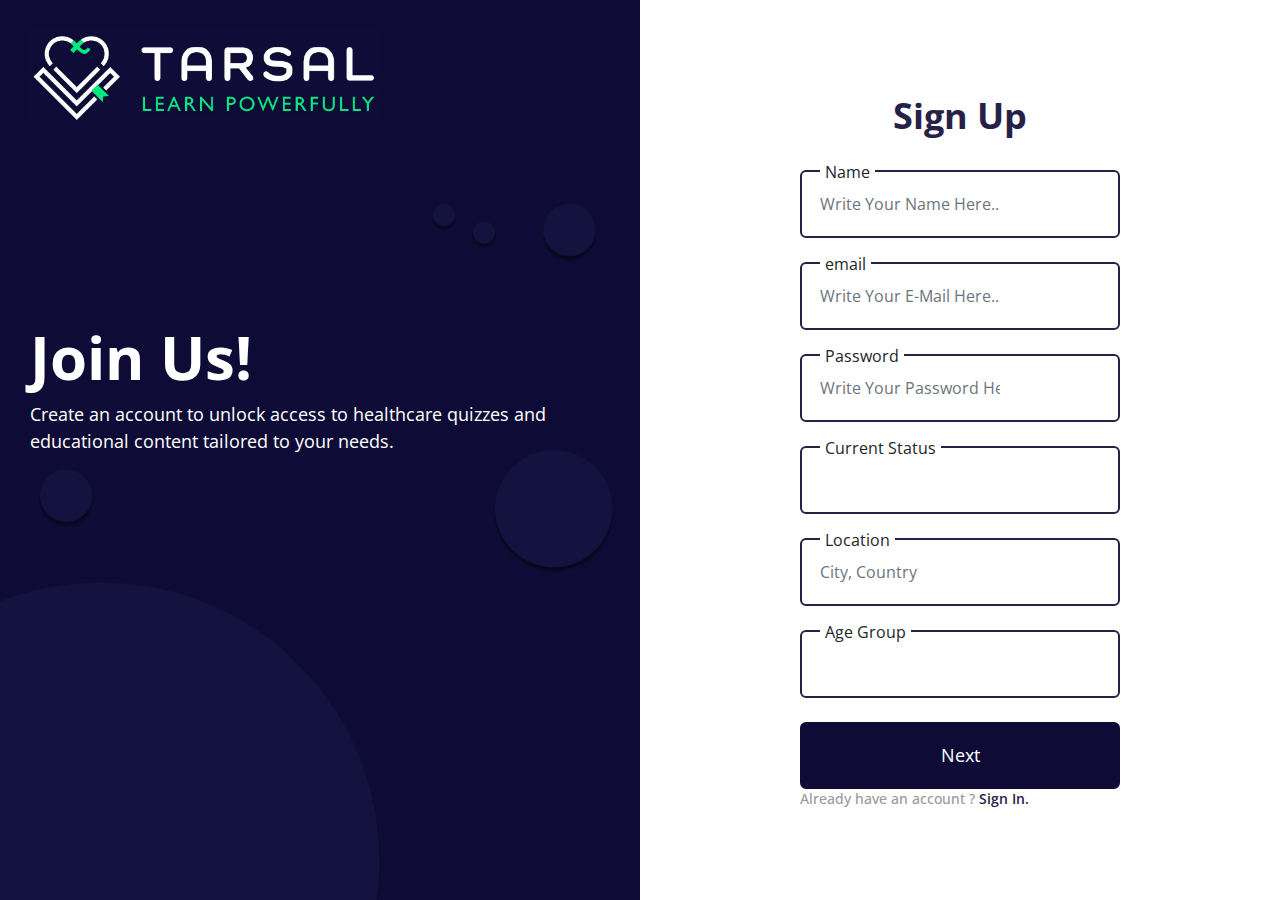
<file: sign-up.html>
<!DOCTYPE html>
<html lang="en">

<head>
    <meta charset="UTF-8">
    <meta name="viewport" content="width=device-width, initial-scale=1.0">
    <title>Sign Up</title>
    <link rel="icon" type="image/x-icon" href="">
    <link rel="stylesheet" href="https://cdnjs.cloudflare.com/ajax/libs/font-awesome/4.7.0/css/font-awesome.min.css">
    <link rel="stylesheet" href="css/bootstrap.css">
    <link rel="stylesheet" href="css/style.css">
    <link rel="stylesheet" href="css/responsive.css">
</head>

<body>
    <!-- password recovery section start -->
    <div class="password_recovery">
        <div class="container-fluid">
            <div class="password-recovery-inner">
                <div class="row">
                    <div class="col-lg-6 col-md-12 col-sm-12 col-12 banner">
                        <div class="password_inner">
                            <div class="logo"><img src="img/logo.png" alt="logo"></div>
                            <div class="middle">
                                <h1>Join Us!</h1>
                                <p>Create an account to unlock access to healthcare quizzes and educational content
                                    tailored
                                    to your needs.</p>
                            </div>
                        </div>
                    </div>
                    <div class="col-lg-6 col-md-12 col-sm-12 col-12 banner">
                        <div class="password_inner1">
                            <div class="form_inner">
                                <h3>Sign Up</h3>
                                <div class="form-group mb-4">
                                    <label for="exampleInputname" class="form-label">Name</label>
                                    <input type="text" class="form-control" id="exampleInputname"
                                        placeholder="Write Your Name Here...">
                                </div>
                                <div class="form-group mb-4">
                                    <label for="exampleInputEmail1" class="form-label">email</label>
                                    <input type="email" class="form-control" id="exampleInputEmail1"
                                        aria-describedby="emailHelp" placeholder="Write Your E-Mail Here...">
                                </div>
                                <div class="form-group mb-4">
                                    <label for="exampleInputPassword1" class="form-label">Password</label>
                                    <input type="password" class="form-control" id="exampleInputPassword1"
                                        placeholder="Write Your Password Here...">
                                </div>
                                <div class="form-group  mb-4">
                                    <label for="exampleInputStatus" class="form-label">Current Status</label>
                                    <input type="Status" class="form-control" id="exampleInputStatus" placeholder="">
                                </div>
                                <div class="form-group  mb-4">
                                    <label for="exampleInputcity" class="form-label">Location</label>
                                    <input type="city" class="form-control" id="exampleInputcity"
                                        placeholder="City, Country">
                                </div>
                                <div class="form-group  mb-4">
                                    <label for="exampleInputage" class="form-label">Age Group</label>
                                    <input type="age" class="form-control" id="exampleInputage" placeholder="">
                                </div>
                                <button type="submit" class="btn">Next</button>
                                <div id="login" class="form-check-text">Already have an account ?<span><a href="s"> Sign
                                            In.</a></span></div>
                            </div>
                        </div>
                    </div>
                </div>
            </div>
        </div>
    </div>
    <!-- password recovery section end -->
</body>

</html>
</file>
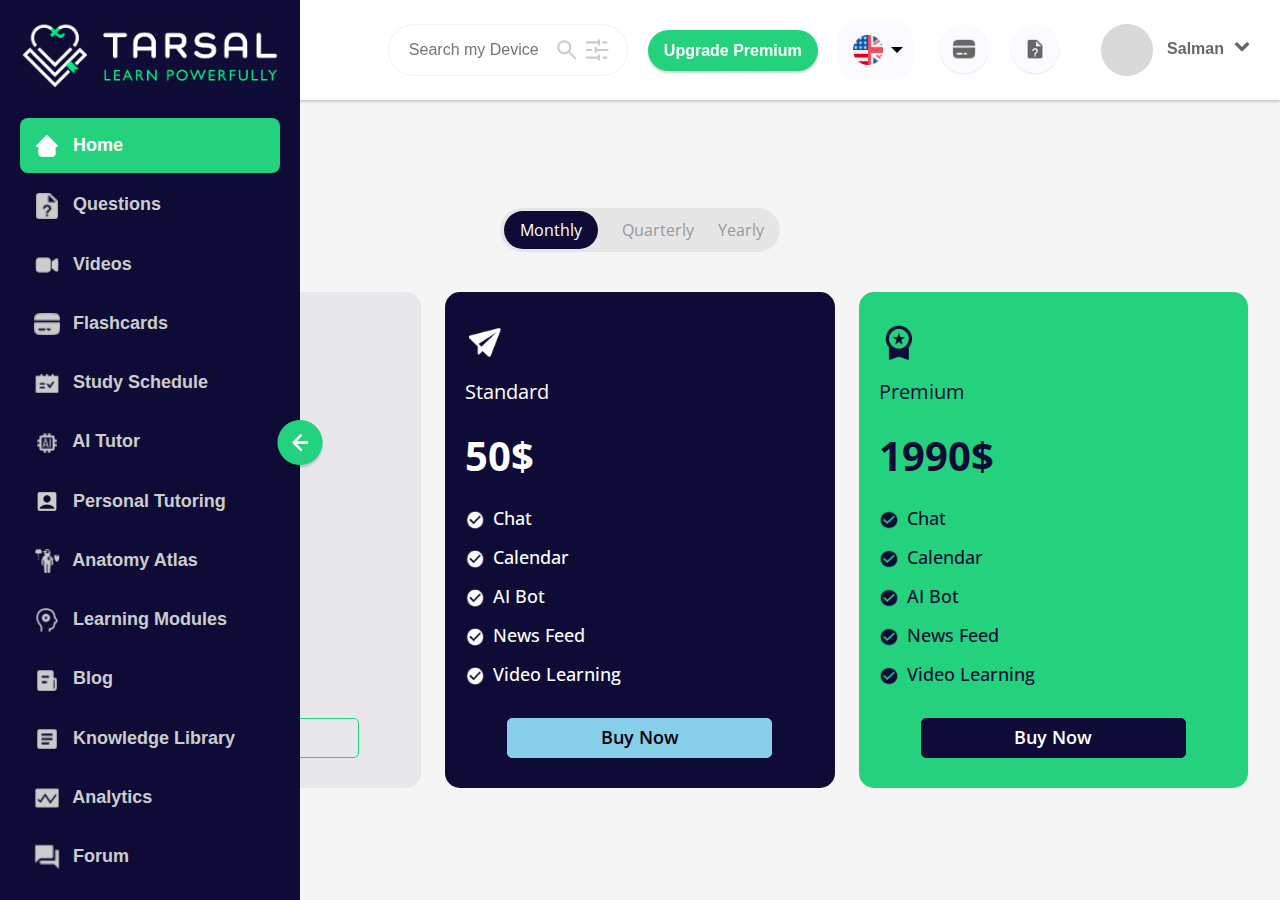
<file: upgrade-premium-left-bar.html>
<!DOCTYPE html>
<html lang="en">
   <head>
      <meta charset="UTF-8">
      <meta name="viewport" content="width=device-width, initial-scale=1.0">
      <title>Upgrade premium left bar</title>
      <link rel="icon" type="image/x-icon" href="">
      <link rel="stylesheet" href="https://cdnjs.cloudflare.com/ajax/libs/font-awesome/4.7.0/css/font-awesome.min.css">
      <link rel="stylesheet" href="css/bootstrap.css">
      <link rel="stylesheet" href="css/style.css">
      <link rel="stylesheet" href="css/responsive.css">
   </head>
   <body>
      <!--  -->
      <div class="home-dashboard-chat-collapsed">
         <div class="sidebar">
            <header>
               <div class="header-logo">
                  <a href="" class="wactive_logo_an">
                  <img src="img/logo.png" alt="" >
                  </a>
                  <a href="" class="active_logo_an">
                  <img src="img/logo_for_active.png" alt="" class="active_logo">
                  </a>
               </div>
               <div class="navigation">
                  <nav class="side-menu">
                     <ul>
                        <li>
                           <a href="" class="active"  title="Home">
                           <img src="img/iconamoon_home-fill.png" alt=""> Home
                           </a>
                        </li>
                        <li>
                           <a href=""  title="Questions">
                           <img src="img/questions.png" alt=""> Questions
                           </a>
                        </li>
                        <li>
                           <a href=""  title="Videos">
                           <img src="img/fluent_video-28-filled.png" alt=""> Videos
                           </a>
                        </li>
                        <li>
                           <a href=""  title="Flashcards">
                           <img src="img/Flashcards.png" alt=""> Flashcards
                           </a>
                        </li>
                        <li> 
                           <a href=""  title="Study Schedule">
                           <img src="img/ant-design_schedule-filled.png" alt=""> Study Schedule
                           </a>
                        </li>
                        <li>
                           <a href=""  title="AI Tutor">
                           <img src="img/eos-icons_ai.png" alt=""> AI Tutor
                           </a>
                        </li>
                        <li>
                           <a href=""  title="Personal Tutoring">
                           <img src="img/ic_baseline-account-box.png" alt=""> Personal Tutoring
                           </a>
                        </li>
                        <li>
                           <a href=""  title="Anatomy Atlas">
                           <img src="img/game-icons_anatomy.png" alt=""> Anatomy Atlas
                           </a>
                        </li>
                        <li>
                           <a href=""  title="Learning Modules">
                           <img src="img/iconoir_learning.png" alt=""> Learning Modules
                           </a>
                        </li>
                        <li>
                           <a href=""  title="Blog">
                           <img src="img/Blog.png" alt=""> Blog
                           </a>
                        </li>
                        <li>
                           <a href=""  title=" Knowledge Library">
                           <img src="img/material-symbols_article.png" alt=""> Knowledge Library
                           </a>
                        </li>
                        <li>
                           <a href=""  title="Analytics">
                           <img src="img/clarity_analytics-solid (1).png" alt=""> Analytics
                           </a>
                        </li>
                        <li>
                           <a href=""  title="Forum">
                           <img src="img/Forum.png" alt=""> Forum
                           </a>
                        </li>
                     </ul>
                  </nav>
               </div>
            </header>
         </div>
         <div class="home-dashboard">
            <div class="top-header">
               <div class="container-fluid">
                  <div class="main-header d-none d-xl-block">
                     <div class="header-row">
                        <div class="header-wrapper">
                           <h3 class="hello-aadi">Hello Aadi!</h3>
                        </div>
                        <div class="right-side">
                           <div class="search-wrapper">
                              <div class="search-box-wrapper">
                                 <Form>
                                    <div class="search-box-inner">
                                       <input type="search" placeholder="Search my Device">
                                       <div class="search-icon">
                                          <svg class="material-symbols-search-rounded" width="26" height="26"
                                             viewBox="0 0 26 26" fill="none"
                                             xmlns="http://www.w3.org/2000/svg">
                                             <path
                                                d="M20.475 21.9917L14.4083 15.925C13.8667 16.3583 13.2438 16.7014 12.5396 16.9542C11.8354 17.2069 11.0861 17.3333 10.2917 17.3333C8.32361 17.3333 6.65817 16.6516 5.29533 15.288C3.9325 13.9244 3.25072 12.259 3.25 10.2917C3.25 8.32361 3.93178 6.65817 5.29533 5.29533C6.65889 3.9325 8.32433 3.25072 10.2917 3.25C12.2597 3.25 13.9252 3.93178 15.288 5.29533C16.6508 6.65889 17.3326 8.32433 17.3333 10.2917C17.3333 11.0861 17.2069 11.8354 16.9542 12.5396C16.7014 13.2437 16.3583 13.8667 15.925 14.4083L22.0188 20.5021C22.2174 20.7007 22.3167 20.9444 22.3167 21.2333C22.3167 21.5222 22.2083 21.775 21.9917 21.9917C21.7931 22.1903 21.5403 22.2896 21.2333 22.2896C20.9264 22.2896 20.6736 22.1903 20.475 21.9917ZM10.2917 15.1667C11.6458 15.1667 12.7971 14.6925 13.7453 13.7442C14.6936 12.796 15.1674 11.6451 15.1667 10.2917C15.1667 8.9375 14.6925 7.78628 13.7443 6.838C12.796 5.88972 11.6451 5.41594 10.2917 5.41667C8.9375 5.41667 7.78628 5.89081 6.838 6.83908C5.88972 7.78736 5.41594 8.93822 5.41667 10.2917C5.41667 11.6458 5.89081 12.7971 6.83908 13.7453C7.78736 14.6936 8.93822 15.1674 10.2917 15.1667Z"
                                                fill="#CCCCCC" />
                                          </svg>
                                          <svg class="icon-park-outline-setting-config" width="26" height="26"
                                             viewBox="0 0 26 26" fill="none"
                                             xmlns="http://www.w3.org/2000/svg">
                                             <path
                                                d="M22.479 5.41667H19.229M14.8957 3.25V7.58333M14.8957 5.41667H2.979M7.31234 13H2.979M11.6457 10.8333V15.1667M23.5623 13H11.6457M22.479 20.5833H19.229M14.8957 18.4167V22.75M14.8957 20.5833H2.979"
                                                stroke="#CCCCCC" stroke-width="2.16667"
                                                stroke-linecap="round" stroke-linejoin="round" />
                                          </svg>
                                       </div>
                                    </div>
                                 </Form>
                              </div>
                              <div class="premium">
                                 <a class="upgrade-premium">Upgrade Premium</a>
                              </div>
                           </div>
                           <nav class="mainnav">
                              <div> <i class="fa fa-bars">menu</i> </div>
                              <ul>
                                 <li class="hasDD">
                                    <a href="#"><img src="./img/uk.png" alt=""> </a>
                                    <ul class="bottom_ul_flags">
                                       <li><a href="#"><img src="./img/uk.png" alt="">EN</a></li>
                                       <li><a href="#"><img src="./img/de_flag.png" alt="">DE</a></li>
                                    </ul>
                                 </li>
                              </ul>
                           </nav>
                           <div class="solar-car">
                              <img src="img/solar_card-bold.png" alt="">
                              <img src="img/mdi_file-question.png" alt="">
                           </div>
                           <div class="user-profile">
                              <nav>
                                 <ul>
                                    <li class="menu" id="dropMenu">
                                       <div class="drop-box">
                                          <a class="drop-text" href="#"> <img src="img/user.png" alt="">
                                          Salman<i class="fa fa-chevron-up rotate"></i>
                                          </a>
                                       </div>
                                       <ul id="ul">
                                          <li><a href="#">Profile</a></li>
                                          <li><a href="#">Log Out</a></li>
                                       </ul>
                                    </li>
                                 </ul>
                              </nav>
                           </div>
                        </div>
                     </div>
                  </div>
                  <div id="side_responsive" class="d-xl-none">
                     <div id="mySidenav" class="sidenav">
                        <a href="javascript:void(0)" class="closebtn" onclick="closeNav()">&times;</a>
                        <!-- <a href="#">About</a>
                           <a href="#">Services</a>
                           <a href="#">Clients</a>
                           <a href="#">Contact</a> -->
                        <div class="header-wrapper">
                           <h3 class="hello-aadi">Hello Aadi!</h3>
                        </div>
                        <div class="right-side">
                           <div class="search-wrapper">
                              <div class="search-box-wrapper">
                                 <Form>
                                    <div class="search-box-inner">
                                       <input type="search" placeholder="Search my Device">
                                       <div class="search-icon">
                                          <svg class="material-symbols-search-rounded" width="26" height="26"
                                             viewBox="0 0 26 26" fill="none"
                                             xmlns="http://www.w3.org/2000/svg">
                                             <path
                                                d="M20.475 21.9917L14.4083 15.925C13.8667 16.3583 13.2438 16.7014 12.5396 16.9542C11.8354 17.2069 11.0861 17.3333 10.2917 17.3333C8.32361 17.3333 6.65817 16.6516 5.29533 15.288C3.9325 13.9244 3.25072 12.259 3.25 10.2917C3.25 8.32361 3.93178 6.65817 5.29533 5.29533C6.65889 3.9325 8.32433 3.25072 10.2917 3.25C12.2597 3.25 13.9252 3.93178 15.288 5.29533C16.6508 6.65889 17.3326 8.32433 17.3333 10.2917C17.3333 11.0861 17.2069 11.8354 16.9542 12.5396C16.7014 13.2437 16.3583 13.8667 15.925 14.4083L22.0188 20.5021C22.2174 20.7007 22.3167 20.9444 22.3167 21.2333C22.3167 21.5222 22.2083 21.775 21.9917 21.9917C21.7931 22.1903 21.5403 22.2896 21.2333 22.2896C20.9264 22.2896 20.6736 22.1903 20.475 21.9917ZM10.2917 15.1667C11.6458 15.1667 12.7971 14.6925 13.7453 13.7442C14.6936 12.796 15.1674 11.6451 15.1667 10.2917C15.1667 8.9375 14.6925 7.78628 13.7443 6.838C12.796 5.88972 11.6451 5.41594 10.2917 5.41667C8.9375 5.41667 7.78628 5.89081 6.838 6.83908C5.88972 7.78736 5.41594 8.93822 5.41667 10.2917C5.41667 11.6458 5.89081 12.7971 6.83908 13.7453C7.78736 14.6936 8.93822 15.1674 10.2917 15.1667Z"
                                                fill="#CCCCCC" />
                                          </svg>
                                          <svg class="icon-park-outline-setting-config" width="26" height="26"
                                             viewBox="0 0 26 26" fill="none"
                                             xmlns="http://www.w3.org/2000/svg">
                                             <path
                                                d="M22.479 5.41667H19.229M14.8957 3.25V7.58333M14.8957 5.41667H2.979M7.31234 13H2.979M11.6457 10.8333V15.1667M23.5623 13H11.6457M22.479 20.5833H19.229M14.8957 18.4167V22.75M14.8957 20.5833H2.979"
                                                stroke="#CCCCCC" stroke-width="2.16667"
                                                stroke-linecap="round" stroke-linejoin="round" />
                                          </svg>
                                       </div>
                                    </div>
                                 </Form>
                              </div>
                              <div class="premium">
                                 <a class="upgrade-premium">Upgrade Premium</a>
                              </div>
                           </div>
                           <nav class="mainnav">
                              <div> <i class="fa fa-bars">menu</i> </div>
                              <ul>
                                 <li class="hasDD">
                                    <a href="#"><img src="./img/uk.png" alt=""> </a>
                                    <ul class="bottom_ul_flags">
                                       <li><a href="#"><img src="./img/uk.png" alt="">EN</a></li>
                                       <li><a href="#"><img src="./img/de_flag.png" alt="">DE</a></li>
                                    </ul>
                                 </li>
                              </ul>
                           </nav>
                           <div class="solar-car">
                              <img src="img/solar_card-bold.png" alt="">
                              <img src="img/mdi_file-question.png" alt="">
                           </div>
                           <div class="user-profile">
                              <nav>
                                 <ul>
                                    <li class="menu" id="dropMenu">
                                       <div class="drop-box">
                                          <a class="drop-text" href="#"> <img src="img/user.png" alt="">
                                          Salman<i class="fa fa-chevron-up rotate"></i>
                                          </a>
                                       </div>
                                       <ul id="ul">
                                          <li><a href="#">Profile</a></li>
                                          <li><a href="#">Log Out</a></li>
                                       </ul>
                                    </li>
                                 </ul>
                              </nav>
                           </div>
                        </div>
                     </div>
                     <div class="toggle_side_nav_mob">
                        <span style="font-size:30px;cursor:pointer" onclick="openNav()">&#9776;</span>
                     </div>
                  </div>
               </div>
            </div>
            <div class="site-bnr">
               <div class="toggle_cls">
                  <img src="./img/toggle_img1.png" alt="">
               </div>
               <div class="container-fluid">
                 <div class="upgrade_your_plan">
                
                    <h4 class="learn2">Upgrade Your Plan</h4>
                    <div class="row">
                        <div class="col-12">
                            <div class="top_upgrade_buttons">
                                <div class="main_span_upgrade">
                                    <span class="blue_upgrade">Monthly</span><span class="grey_upgrade">Quarterly</span ><span class="grey_upgrade">Yearly</span>
                                </div>
                            </div>
                        </div>
                    </div>
                    <div class="upgrade_plan_cards">
                        <div class="row g-4">
                            <div class="col-md-6 col-lg-4">
                                    <div class="upgrade_card free_plan">
                                        <div class="upgrade_plan_img">
                                            <img src="./img/img_plan1.png" alt="">
                                            <p>Free</p>
                                        </div>
                                        <h2 class="upgrade_plan_h2">
                                            0$
                                        </h2>
                                        <div class="upgrade_plan_ul">
                                            <li><a href=""><img src="./img/white_check.png" alt="" class="img-fluid">Chat</a></li>
                                            <li><a href=""><img src="./img/white_check.png" alt="" class="img-fluid">Study Schedule</a></li>
                                            <li><a href=""><img src="./img/white_check.png" alt="" class="img-fluid">Quiz</a></li>
                                            <li><a href=""><img src="./img/white_check.png" alt="" class="img-fluid">News Feed</a></li>
                                            <li><a href=""><img src="./img/white_check.png" alt="" class="img-fluid">Knowledge Base</a></li>
                                        </div>
                                        <div class="upgrade_plan_buy_now_button">
                                            <a href="">buy now</a>
                                        </div>
                                    </div>
                            </div>
                            <div class="col-md-6 col-lg-4">
                                <div class="upgrade_card standard_plan">
                                    <div class="upgrade_plan_img">
                                        <img src="./img/img_plan2.png" alt="">
                                        <p>Standard</p>
                                    </div>
                                    <h2 class="upgrade_plan_h2">
                                        50$
                                    </h2>
                                    <div class="upgrade_plan_ul">
                                        <li><a href=""><img src="./img/white_check.png" alt="" class="img-fluid">Chat</a></li>
                                        <li><a href=""><img src="./img/white_check.png" alt="" class="img-fluid">Calendar</a></li>
                                        <li><a href=""><img src="./img/white_check.png" alt="" class="img-fluid">AI Bot</a></li>
                                        <li><a href=""><img src="./img/white_check.png" alt="" class="img-fluid">News Feed</a></li>
                                        <li><a href=""><img src="./img/white_check.png" alt="" class="img-fluid">Video Learning</a></li>
                                    </div>
                                    <div class="upgrade_plan_buy_now_button">
                                        <a href="">buy now</a>
                                    </div>
                                </div>
                            </div>
                            <div class="col-md-6 col-lg-4">
                                <div class="upgrade_card Premium_plan">
                                    <div class="upgrade_plan_img">
                                        <img src="./img/img_plan3.png" alt="">
                                        <p>Premium</p>
                                    </div>
                                    <h2 class="upgrade_plan_h2">
                                        1990$
                                    </h2>
                                    <div class="upgrade_plan_ul">
                                        <li><a href=""><img src="./img/blue_check.png" alt="" class="img-fluid">Chat</a></li>
                                        <li><a href=""><img src="./img/blue_check.png" alt="" class="img-fluid">Calendar</a></li>
                                        <li><a href=""><img src="./img/blue_check.png" alt="" class="img-fluid">AI Bot</a></li>
                                        <li><a href=""><img src="./img/blue_check.png" alt="" class="img-fluid">News Feed</a></li>
                                        <li><a href=""><img src="./img/blue_check.png" alt="" class="img-fluid">Video Learning</a></li>
                                    </div>
                                    <div class="upgrade_plan_buy_now_button">
                                        <a href="">buy now</a>
                                    </div>
                                </div>
                            </div>
                        </div>
                    </div>
                 </div>

               </div>
            </div>
         </div>
      </div>
      <script src="https://ajax.googleapis.com/ajax/libs/jquery/3.7.1/jquery.min.js"></script>
      <script src="./javascript/bootstrap.bundle.js"></script>
      <script src="javascript/custom.js"></script>
   </body>
</html>
</file>
<file: css/style.css>
@import url('https://fonts.googleapis.com/css2?family=Open+Sans:ital,wght@0,300..800;1,300..800&display=swap');

* {
    margin: 0;
    padding: 0;
    font-family: "open sans";
}

ul,
li,
p,
a {
    text-decoration: none;
    list-style: none;
    margin: 0;
    padding: 0;
}



a,
a:hover,
a:focus,
a:active {
    text-decoration: none;
    outline: none;
}

.button,
a:hover {
    color: #000;
}

img {
    width: 100%;
    max-width: 100%;
}

.container-fluid {
    width: 100%;
    max-width: 100%;
    margin: 0 auto;
}


.password_recovery {
    height: 100vh;
}

.password_inner {
    background-image: url(../img/bgbanner.png);
    background-position: center;
    background-size: cover;
    height: 100vh;
    padding: 30px;
}

.password_inner h1 {
    color: #fff;
    font-size: 60px;
    font-weight: bold;
}

.password_inner p {
    color: #fff;
    font-size: 18px;
}

.logo img {
    width: 60%;
}

.middle {
    padding-top: 200px;
}

.password-recovery-inner .row .col-lg-6.col-md-12.col-sm-12.col-12.banner {
    padding: 0;
}


.form_inner {
    display: flex;
    align-items: center;
    flex-direction: column;
    height: 100vh;
    justify-content: center;
}

button.btn {
    padding: 18px 10px 18px 10px;
    background-color: #0E0C36;
    color: #fff;
    font-size: 18px;
    font-weight: 600px;
    width: 50%;
    border: 2px solid #0e0c36;
}

button.btn:hover {
    border: 2px solid #0E0C36;
    color: #0E0C36;
}

.form-control {
    border: 2px solid #282147;
    padding: 20px 118px 20px 18px;
}

.form_inner h3 {
    font-size: 36px;
    font-weight: 700;
    line-height: 49.03px;
    margin-bottom: 30px;
    color: #282147;
}

.form-text {
    font-size: 14px;
    color: #999999;
    line-height: 21px;
}

.form-group {
    width: 50%;
    position: relative;
}

.form-group>label {
    position: absolute;
    top: -15px;
    left: 20px;
    padding: 5px;
    background-color: white;
}


/* form styling end */
/* welcome styling start form */
label.form-check-label {
    font-size: 14px;
    line-height: 19.07px;
    color: #999999;
    font-weight: 400;
}

.forget h4 {
    font-size: 14px;
    text-align: end;
    color: #999999;
    line-height: 19.07px;
    font-weight: 400;
}

div#login {
    width: 50%;
    text-align: left;
    font-size: 14px;
    line-height: 19.07px;
    font-weight: 500;
    color: #999999;
}

div#login span a {
    font-size: 14px;
    line-height: 19.07px;
    font-weight: 600;
    color: #282147;
}

.social img {
    width: 22px;
}

.row.connect {
    width: 50%;
    text-align: center;
}

.social {
    display: flex;
    justify-content: center;
    border: 1px solid #B3B3B3;
    padding: 20px;
    border-radius: 8px;

}

.connect h2 {
    position: relative;
    text-align: center;
    font-size: 14px;
    line-height: 19.36px;
    color: #B3B3B3;
    margin: 30px 0;
}

.connect h2 {
    display: grid;
    grid-template-columns: 1fr auto 1fr;
    grid-template-rows: 16px 0;
    grid-gap: 22px;
}

.connect h2:after,
.connect h2:before {
    content: " ";
    display: block;
    border-bottom: 1px solid #B3B3B3;

}


/* welcome styling start form */


.home-dashboard-chat-collapsed .sidebar {
    background-color: #0E0C36;
    padding: 20px;
    width: 300px;
    height: 100vh;
    position: fixed;
    z-index: 2;
    overflow-y: auto;
}
.navigation {
    padding-top: 30px;
}

.navigation nav.side-menu ul li {
    padding-bottom: 4px;
}

.navigation nav.side-menu ul li a {
    color: #cccccc;
    text-align: left;
    font-family: "OpenSans-SemiBold", sans-serif;
    font-size: 18px;
    font-weight: 600;
    position: relative;
    background-color: transparent;
    padding: 14px;
    display: block;
    border-radius: 8px;
}

.navigation nav.side-menu ul li a img {
    max-width: 26px;
    height: 26px;
    object-fit: contain;
    margin-right: 8px;
}

.navigation nav.side-menu ul li a.active {
    background-color: #24D27E;
    color: #fff;
}

.home-dashboard {
    width: 100%;
}

.home-dashboard .main-header {
    padding: 25px 20px 25px 20px;
    background-color: #fff;
    border-bottom: 1px solid #f2f2f2;
    display: flex;
    justify-content: flex-end;
}

.header-wrapper h3.hello-aadi {
    color: #666666;
    text-align: left;
    font-family: "SourceSans3-SemiBold", sans-serif;
    font-size: 32px;
    font-weight: 600;
    margin: 0;
}

.header-row {
    display: flex;
    align-items: center;
    width: calc(100% - 300px );
    left: 300px;
    position: fixed;
    background: #fff;
    top: 0;
    z-index: 1;
    padding: 20px;
    box-shadow: 0px 2px 2px 0px rgba(0, 0, 0, 0.16);
    justify-content: space-between;
}
.right-side {
    display: flex;
    align-items: center;
}

.search-box-inner {
    position: relative;
}

.search-icon {
    position: absolute;
    top: 12px;
    right: 18px;
}

.search-box-inner input {
    padding: 13px 20px;
    background: #ffffff;
    border-radius: 32px;
    width: 320px;
    border: 1px solid #f2f2f2;
    color: #cccccc;
    text-align: left;
    font-family: "SourceSans3-Regular", sans-serif;
    font-size: 18px;
    font-weight: 400;
}

.search-box-wrapper {
    margin-left: 50px;
}

.premium {
    background: #24d27e;
    border-radius: 32px;
    padding: 8px 16px 8px 16px;
    box-shadow: 0px 2px 2px 0px rgba(0, 0, 0, 0.18);
    margin-left: 50px;
}

.upgrade-premium {
    color: #ffffff;
    text-align: left;
    font-family: "OpenSans-SemiBold", sans-serif;
    font-size: 16px;
    font-weight: 600;
    position: relative;
    display: inline-block;
}

.search-wrapper {
    display: flex;
    align-items: center;
}

/* */
.uk {
    background: #fafaff;
    border-radius: 50px;
    padding: 0px 8px 0px 8px;
    display: flex;
    flex-direction: row;
    gap: 4px;
    align-items: center;
    justify-content: center;
    align-self: stretch;
    flex-shrink: 0;
    position: relative;
    box-shadow: 0px 1px 2px 0px rgba(0, 0, 0, 0.12);
    margin-left: 30px;
}

.group-2 {
    flex-shrink: 0;
    width: 32px;
    height: 32px;
    position: static;
}

.circle-flags-us {
    width: 32px;
    height: 32px;
    position: absolute;
    left: 8px;
    top: 0px;
    overflow: hidden;
}

.ellipse-20 {
    background: #d9d9d9;
    border-radius: 50%;
    position: absolute;
    right: 0%;
    left: 0%;
    width: 100%;
    bottom: 0%;
    top: 0%;
    height: 100%;
}

.mask-group {
    height: auto;
    position: absolute;
    left: 0px;
    top: 0px;
    overflow: visible;
}

.emojione-flag-for-united-kingdom {
    width: 32px;
    height: 32px;
    position: absolute;
    left: 8px;
    top: 0px;
    overflow: hidden;
}

.ellipse-19 {
    background: #d9d9d9;
    border-radius: 50%;
    width: 32px;
    height: 32px;
    position: absolute;
    left: 0px;
    top: 0px;
}

.group-1 {
    height: auto;
    position: absolute;
    right: 0%;
    left: 0%;
    width: 100%;
    bottom: 0%;
    top: 0%;
    height: 100%;
    overflow: visible;
}

.mingcute-down-line {
    flex-shrink: 0;
    width: 25px;
    height: 25px;
    position: relative;
    overflow: hidden;
}

.group {
    height: auto;
    position: absolute;
    right: 0%;
    left: 0%;
    width: 100%;
    bottom: 0%;
    top: 0%;
    height: 100%;
    overflow: visible;
}

.solar-car img {
    max-width: 52px;
    margin: 0 0 0 30px;
}

.solar-car {
    margin-left: 30px;
}


nav ul li ul {
    display: none;
    margin-top: 20px;
}

nav ul li ul li {
    display: block;
}

nav ul li ul li:hover {
    background-color: #F4F4F4;
}

.arrow {
    width: 0;
    height: 0;
    margin-left: 275px;
    border-right: 9px solid transparent;
    border-left: 9px solid transparent;
    border-bottom: 9px solid #FEFEFE;
    position: absolute;
    top: -9px;
}

.fa-chevron-up {
    margin-left: 10px;
}

.rotate {

    transition: all 0.3s linear;
}

i.fa.fa-chevron-up.rotate {
    transform: rotate(180deg);
}

.rotate.down {
    color: #000;
    transform: rotate(0deg) !important;
}

a.drop-text img {
    max-width: 52px;
    margin-right: 10px;
}

ul#ul {
    position: absolute;
    top: 63px;
    left: 3px;
    background: #fff;
    box-shadow: 0px 1px 2px 0px rgba(0, 0, 0, 0.12);
    border-radius: 10px;
    padding: 10px 20px;
    width: 100%;
}

ul#ul li a {
    color: #666666;
    text-align: left;
    font-family: "OpenSans-SemiBold", sans-serif;
    font-size: 16px;
    font-weight: 600;
    position: relative;
    padding: 6px;
    display: block;
}

.user-profile ul {
    position: relative;
}

a.drop-text {
    color: #666666;
    text-align: left;
    font-family: "OpenSans-SemiBold", sans-serif;
    font-size: 16px;
    font-weight: 600;
    position: relative;
}

.user-profile {
    margin-left: 50px;
}

/* header end */

.head-row-wrapper {
    display: flex;
    justify-content: space-between;
    padding-bottom: 20px;
}

h4.learn2 {
    color: #666666;
    text-align: left;
    font-family: "OpenSans-SemiBold", sans-serif;
    font-size: 24px;
    font-weight: 600;
}

.new-post {
    background: #0e0c36;
    border-radius: 4px;
    padding: 12px 20px 12px 20px;
    display: flex;
    flex-direction: row;
    gap: 8px;
    align-items: center;
    justify-content: center;
    flex-shrink: 0;
    position: relative;
    box-shadow: 0px 1px 1px 0px rgba(0, 0, 0, 0.12);
}

.more-videos {
    color: #ffffff;
    text-align: left;
    font-family: "OpenSans-SemiBold", sans-serif;
    font-size: 14px;
    font-weight: 600;
    position: relative;
}

.fluent-video-16-filled {
    flex-shrink: 0;
    width: 16px;
    height: 16px;
    position: relative;
    overflow: visible;
}

/*  */
.site-bnr {
    padding-top: 70px;
    position: relative;
    margin: 10px 20px;
}

.learning-div {
    background: #ffffff;
    border-radius: 12px;
    border-style: solid;
    border-color: #e6e6e6;
    border-width: 1px;
    padding: 20px;
    box-shadow: 0px 2px 2px 0px rgba(0, 0, 0, 0.16);
}

.learn-box-img {
    position: relative;
    border-radius: 25px;
}

.learn-box-img figure {
    margin: 0;
    height: 100%;
    border-radius: 25px;

}

.learn-box-img figure img {
    height: 100%;
    object-fit: cover;
    border-radius: 25px;
}

.play-bnt {
    position: absolute;
    top: 50%;
    left: 50%;
    transform: translate(-50%, -50%);
}

.learn-box-img .title {
    position: absolute;
    top: 0;
    width: 100%;
    background: rgba(0, 0, 0, 0.3);
    padding: 10px 0px 10px 0px;
    border-top-left-radius: 25px;
    border-top-right-radius: 25px;
}

.learn-box-img p.learning-medicine {
    color: #ffffff;
    text-align: center;
    font-family: "OpenSans-SemiBold", sans-serif;
    font-size: 14px;
    font-weight: 600;
    text-transform: capitalize;
}

.learn-box {
    padding-bottom: 20px;
}

.learn-box-img {
    height: 189px;
}

.learning-div.practice-box {
    margin-top: 20px;
}

.learn-box.practice:hover .learn-box-img .title {
    background: rgba(0, 0, 0, 0.3);
    height: 100%;
    border-radius: 25px;

}

.learn-box.practice:hover .bottom-text {
    opacity: 1;
}

.bottom-text {
    position: absolute;
    bottom: 11px;
    width: 100%;
    text-align: center;
    opacity: 0;
}

.bottom-text p {
    color: #ffff;
    font-size: 14px;
}

.user-img-wrapper img {
    max-width: 33px;
}

.user-wrapper {
    display: flex;
    align-items: center;
}
.user-box {
    display: flex;
    justify-content: space-between;
    padding-top: 20px;
    position: relative;
}

.usre-main {
    display: flex;
}

.date-box {
    display: flex;
}

.tooltip-box {
    display: flex;
}
.tooltip {
    border: 1px solid #000;
    display: inline-block;
    padding: 0;
    -webki-transition: all .3s ease;
    -moz-transition: all .3s ease;
    transition: all .3s ease;
    visibility: hidden;
    opacity: 0;
    position: absolute;
    top: -16px;
    right: 26px;
    margin: 0;
    width: 180px;
    height: 35px;
    display: flex;
    align-items: center;
    justify-content: space-around;
    background: #333232;
    color: #fff;
    border-radius: 5px;
}
 .tooltip.abierto{
    visibility: visible;
    opacity: 1
 }
 /* div#tooltip p {
    margin: 0;
    width: 180px;
    height: 30px;
    display: flex;
    align-items: center;
    justify-content: space-around;
} */

div#emailHelp span {
    font-size: 14px;
    line-height: 21px;
    font-weight: 500;
    color: #0E0C36;
}
.opt_fields {
    display: flex;
    justify-content: space-between;
}
.opt_fields .otp_box {
    width: 100%;
    max-width: 50px;
    height: 50px;
    padding: 0;
    border: 2px solid #D7D5F6;
    margin-right: 10px;
}
.bottom_feed_area .left_icons img {
    width: 16px;
    margin-right: 10px;
}
.bottom_feed_area {
    display: flex;
    justify-content: space-between;
}
.add_comment_input .add_comment {
    width: 100%;
    background: #FAFAFF;
    border: unset;
    outline: unset;
    padding: 8px 0;
    border-radius: 10px;
    box-shadow: rgba(0, 0, 0, 0.16) 0px 3px 6px, rgba(0, 0, 0, 0.23) 0px 3px 6px;
}
.add_comment_input .add_comment::placeholder {
    color: #cccccc;
    font-size: 14px;
    padding-left: 10px;
}
.user-wrapper .user-img-wrapper {
    margin-right: 8px;
}
.user-wrapper .tarik-abaza {
    color: #334A74;
    font-weight: 650;
    font-size: 18px;
}

.usre-main .date-box {
    color: #999999;
    font-size: 14px;
}

.date-box #boton {
    margin: 0 10px;
}

.name-user .content_box {
    margin: 12px 0;
}
.add_comment_input {
    margin-top: 12px;
}
.bottom_feed_area .right_bookmarks {
    color: #999999;
    font-size: 14px;
}
.bottom_feed_area .right_bookmarks span {
    color: #4D4D4D;
    font-weight: 600;
}
.bottom_feed_area .left_icons {
    display: flex;
}
.left_icons .comon_span_h {
    margin-right: 10px;
    font-size: 14px;
    font-weight: 600;
    transition: all 0.3s;
}
.tick_hover .tick_hover_span {
    color: #00b600;
    display: none;
}
.tick_hover:hover .tick_hover_span
{
   display:block; 
}
.eye_hover .eye_hover_span {
    color: #999999;
    display: none;
}
.eye_hover:hover .eye_hover_span {
    display: block;
}
.hand_hover .hand_hover_span {
    color: #fcc321;
    display: none;
}
.hand_hover:hover .hand_hover_span
{
    display: block;
}
.common_icons_css {
    display: flex;
    align-items: center;
}
.name-user {
    border-bottom: 1px solid #cccccc;
    padding-bottom: 20px;
}
.user-wrapper .sponser_img {
    font-size: 10px;
    color: #999999;
}
.content_box p a {
    color: #0B092A;
    font-weight: 600;
}

.my_progress_bottom .new-post img {
    width: 15px;
}
.my_progress_bottom .new-post {
    background: #D60000;
}
.my_progress_bottom .more-videos
{
    font-size: 16px;
}

.total_points_bottom_section .total_points .point_chart {
    border: 10px solid #0E0C36;
    display: flex;
    border-radius: 50%;
    height: 130px;
    width: 130px;
    align-items: center;
    justify-content: center;
    flex-direction: column;
}
.total_points_bottom_section .total_points .point_chart img {
    width: 20px;
    margin-bottom: 10px;
}
.total_points_bottom_section .total_points .point_chart p {
    font-size: 17px;
    color: #0e0c36;
    font-weight: 700;
}
.total_points_bottom_section .total_points .point_chart p span {
    color: #bcbcbc;
    font-weight: 500;
    font-size: 15px;
}
.total_points {
    display: inline-block;
    text-align: center;
}
.total_points .points_para {
    text-transform: capitalize;
    font-size: 16px;
    margin-top: 10px;
}

.bas_sec .common_bas_cls .common_bac_img {
    width: 20px;
}
.common_bas_cls {
    clip-path: polygon(100% 0, 100% 60%, 50% 100%, 0 60%, 0 0);
    width: auto;
    border-radius: 10px;
    text-align: center;
    height: auto;
    padding: 10px 8px;
    box-shadow: rgba(0, 0, 0, 0.24) 0px 3px 8px;
}
.biology {
    background: #D9BA0A;
}
.bas_sec .stars_bas img {
    width: 12px;
    height: 10px;
}
.common_bas_cls .stars_bas {
    display: flex;
    justify-content: center;
    flex-direction: column;
}
.common_bas_cls p {
    color: #fff;
}
.anatomy {
    background: #9F9F9F;
}
.surgery {
    background: #AD8A56;
}
.bas_sec {
    display: flex;
    justify-content: space-between;
}

.game_masterd .new-post {
    display: flex;
    justify-content: start;
    padding: 8px 20px;
    margin-bottom: 5px;
}
.game_masterd .new-post img {
    margin-right: 10px;
}
.game_masterd .new-post.bio {
    background: #d9ba0a;
}
.game_masterd .new-post.anato {
    background: #9F9F9F;
}
.game_masterd .new-post.surg {
    background: #AD8A56;
}
.game_masterd h4 {
    font-size: 18px;
    color: #0E0C36;
    font-weight: 600;
    display: flex;
    justify-content: space-between;
}
.game_masterd h4 span {
    background: #0e0c36;
    color: #fff;
    border-radius: 50%;
    padding: 8px;
    display: flex;
    align-items: center;
    justify-content: center;
    height: 25px;
    width: 25px;
    font-size: 12px;
}
.my_progress_bottom {
    padding: 20px;
    box-shadow: 0px 2px 2px 0px rgba(0, 0, 0, 0.16);
    border-radius: 12px;
    border-style: solid;
    border-color: #e6e6e6;
}
.home-dashboard {
    width: calc(100% - 300px );
    position: absolute;
    left: 300px;
    background: #f5f5f5;
    height: 100vh;
    
}
.toggle_cls img {
    width: 50px;
}
.toggle_cls {
    top: 420px;
    position: fixed;
    left: 275px;
    z-index: 3;
    cursor: pointer;
}

.sidebar.active {
    width: 100px;
}
.home-dashboard.active .toggle_cls {
    position: fixed;
    left: 75px;
    transform: rotate(180deg);
}
.home-dashboard.active  {
    width: calc(100% - 100px );
    left: 100px;
}
.home-dashboard.active .header-row  {
    width: calc(100% - 100px );
    left: 100px;

}

.sidebar.active .navigation nav.side-menu ul li a {
    font-size: 0px;
}
.active_logo_an .active_logo {
    width: 60px;
}
.active_logo_an  {
    display: none;
}
.sidebar.active .active_logo_an {
    display: block;
}
.sidebar.active .wactive_logo_an {
    display: none;
}
.sidebar.active .navigation{
   padding-top: 0;
}



.mainnav ul {
    margin: 0;
    padding: 0;
    list-style-type: none;
    background: #fafaff;
    position: relative;
    border-radius: 20px;
  }
  .mainnav li {
    display: inline-block;
    position: relative;
  }
  .mainnav a {
    color: #292929;
    text-decoration: none;
    padding: 15px 30px 15px 15px;
    display: block;
    position: relative;
  }

  .mainnav ul ul {
    position: absolute;
    top: 100%;
    min-width:auto;
    display: none;
  }
  .mainnav ul ul ul {
    left: 100%;
    top: 0;
  }
  .mainnav ul ul li {
    display: block;
  }
 
  /* lets not confuse click with hover for now
  .mainnav ul li:hover ul {
      display: block;
  }
  */
  .mainnav li i {
    color: #292929;
    float: right;
    padding-left: 20px;
  }
  .mainnav div {
    color: #292929;
    font-size: 24px;
    padding: 0.6em;
    cursor: pointer;
    display: none;
  }
  .hasDD > a:after {
    content: "";
    position: absolute;
    right: 10px;
    top: 50%;
    margin-top: -3px;
    width: 0;
    height: 0;
    border-left: 6px solid transparent;
    border-right: 6px solid transparent;
    border-top: 6px solid #000;
    transition: all 0.5s linear;
  }
  .mainnav li:hover > a:after {
    border-top-color: #b3b3b3;
  }
  .hasDD.on > a:after {
    transform: rotate(180deg);
  }
  ul ul .hasDD.on > a:after {
    transform: rotate(-90deg);
  }
  
  @media (min-width: 768px) {
    /* over-ride js inline style*/
    .mainnav > ul {
      display: block !important;
    }
  }
  


  nav.mainnav img {
    width: 30px;
}

ul.bottom_ul_flags li a {
    /* justify-content: space-around; */
    display: flex;
    color: #b3b3b3;
    font-weight: 700;
}
ul.bottom_ul_flags li a img {
    margin-right: 2px;
}



/* 
responsive header */


#side_responsive .sidenav {
    height: 100%;
    width: 0;
    position: fixed;
    z-index: 2;
    top: 0;
    right: 0;
    background-color: #0e0c36;
    overflow-x: hidden;
    transition: 0.5s;
    padding-top: 60px;
  }
  
  #side_responsive .sidenav a {
    padding: 8px 8px 8px 32px;
    text-decoration: none;
    font-size: 25px;
    color: #818181;
    display: block;
    transition: 0.3s;
  }
  
  #side_responsive .sidenav a:hover {
    color: #f1f1f1;
  }
  
  #side_responsive .sidenav .closebtn {
    position: absolute;
    top: 0;
    right: 25px;
    font-size: 36px;
    margin-left: 50px;
  }
  
  @media screen and (max-height: 450px) {
    #side_responsive .sidenav {padding-top: 15px;}
    #side_responsive .sidenav a {font-size: 18px;}
  }




/*********************************************************** upgrade-premium page css start ********************************************************/


  .top_upgrade_buttons {
    padding: 40px 0;
    text-align: center;
}
.top_upgrade_buttons .main_span_upgrade span {
    color: #999999;
    font-size: 16px;
    margin: 0px 12px;
}

.top_upgrade_buttons .main_span_upgrade span.blue_upgrade {
    color: #fff!important;
    background: #0e0c36;
    padding: 8px 16px;
    border-radius: 25px;
    margin-left: 0;
}
.top_upgrade_buttons .main_span_upgrade {
    display: inline-block;
    background: #E6E6E6;
    padding: 10px 4px;
    border-radius: 30px;
}

.upgrade_plan_ul li a img {

    width: 20px;
    margin-right:8px;
}
.upgrade_card.free_plan .upgrade_plan_ul li a img
{
    filter: brightness(0.5);
}
.upgrade_card.free_plan {
    background: #E8E8EC;
}
.upgrade_card .upgrade_plan_img img {
    width: 100%;
    max-width: 40px;

}
.upgrade_plan_img p {
    color: #666666;
    font-size: 20px;
    padding-top: 15px;
}
.upgrade_card .upgrade_plan_h2 {
    font-size: 40px;
    font-weight: bold;
    color: #666666;
    margin: 25px 0;
}
.upgrade_card .upgrade_plan_ul li a {
    font-size: 18px;
    font-weight: 500;
    color: #0e0c36;
}
.upgrade_plan_buy_now_button a {
    border: 1px solid #000;
    font-size: 18px;
    font-weight: 600;
}
.upgrade_plan_buy_now_button {
    width: 100%;
    text-align: center;
    margin-top: 30px;
}
.upgrade_plan_buy_now_button a {
    width: 100%;
    max-width: 265px;
    border: 1px solid #000;
    font-size: 18px;
    font-weight: 600;
    display: flex;
    height: 40px;
    margin: 0 auto;
    align-items: center;
    justify-content: center;
    text-transform: capitalize;
    border-radius: 5px;
}
.upgrade_card .upgrade_plan_ul li {
    margin-bottom: 12px;
}
.upgrade_card {
    padding: 30px 20px;
    border-radius: 15px;
}
.upgrade_card.free_plan .upgrade_plan_buy_now_button a {
    border: 1px solid #24D27E;
    color: #24d27e;
}

.upgrade_card.standard_plan {
    background: #0e0c36;
}

.upgrade_card.standard_plan .upgrade_plan_ul li a{
    color: #fff;
}

.upgrade_card.standard_plan .upgrade_plan_h2{
    color: #fff;
}
.upgrade_card.standard_plan .upgrade_plan_img p{
    color: #fff; 
}

.upgrade_card.standard_plan .upgrade_plan_buy_now_button a {
    border: 1px solid #87CEEB;
    background: #87CEEB;
    color: #000;
}
.upgrade_card.Premium_plan {
    background: #24d27e;
}

.upgrade_card.Premium_plan .upgrade_plan_img p {
    color: #0e0c36;
}
.upgrade_card.Premium_plan .upgrade_plan_h2 {
    font-size: 40px;
    font-weight: bold;
    color: #0e0c36;
    margin: 25px 0;
}
.upgrade_card.Premium_plan .upgrade_plan_buy_now_button a {
    border: 1px solid #0e0c36;
    background: #0e0c36;
    color: #fff;
}



/*********************************************************** all contact left bar css start ********************************************************/


.all_contact_top_chat_inner span img {
    width: 100%;
    max-width: 25px;
}
.all_contact_top_chat_inner {
    display: flex;
    justify-content: end;
}
.all_contact_top_chat_inner span {
    margin-left: 0px;
    border-radius: 50%;
    padding: 5px;
    transition: all 0.3s;
    display: flex;
    flex-direction: column-reverse;
    justify-content: center;
    align-items: center;
}
.all_contact_top_chat_inner span label {
visibility:hidden;
}
.all_contact_top_chat_inner span:hover  label{
    visibility:visible;
}
.all_contact_top_chat_inner span:first-child .image_parent_contact:hover {
    background: #0e0c361c;
}
.all_contact_top_chat_inner span:nth-child(2) .image_parent_contact:hover {
    background: #d8002724;
}
.all_contact_top_chat_inner span:nth-child(3) .image_parent_contact:hover {
    background: unset;
}
.all_contact_top_chat_inner span:nth-child(4) .image_parent_contact:hover {
    background: #4d4d4d26;
}
.all_contact_top_chat_inner span:nth-child(5) .image_parent_contact:hover {
    background: #4d4d4d26;
}
.all_contact_top_chat_inner span:first-child label {
 
    background: #0e0c361c;
    text-transform: capitalize;
    padding:3px 5px;
    border-radius: 5px;
    margin-bottom: 10px;
}
.all_contact_top_chat_inner span:nth-child(2) label {
    background: #d8002724;
    text-transform: capitalize;
    padding:3px 5px;
    border-radius: 5px;
    margin-bottom: 10px;
}
.all_contact_top_chat_inner span:nth-child(3) label{
    background: unset;
    text-transform: capitalize;
    padding:3px 5px;
    border-radius: 5px;
    margin-bottom: 10px;
    opacity: 0;
}
.all_contact_top_chat_inner span:nth-child(4) label  {
    background: #4d4d4d26;
    text-transform: capitalize;
    padding:3px 5px;
    border-radius: 5px;
    margin-bottom: 10px;
}
.all_contact_top_chat_inner span:nth-child(5) label {
    background: #4d4d4d26;
    text-transform: capitalize;
    padding:3px 5px;
    border-radius: 5px;
    margin-bottom: 10px;
    
}
  
.left_side_all_contact .contact_search_box input {
    border: unset;

}
.left_side_all_contact {
    border-radius: 15px;
    box-shadow: rgba(149, 157, 165, 0.2) 0px 8px 24px;
    padding: 20px;
}
.left_side_all_contact .contact_search_box input::placeholder {
    color: #cccccc;
}
.left_side_all_contact .contact_search_box{
    position: relative;
}

.left_side_all_contact .contact_search_box img {
    position: absolute;
    width: 20px;
    right: 20px;
    top: 30%;
    filter: contrast(0.1);
    filter: brightnss();
}

.image_parent_contact {
    border-radius: 50%;
    padding: 10px;
}
.left_side_all_contact h6 {
    color: #666666;
    text-transform: capitalize;
    margin: 25px 0;
}
.image_chat_div img {
    width: 50px;
    margin-right: 15px;
}
.content_chat_div img {
    width: 25px;
}
.chat_list_contacts {
    display: flex;
    justify-content: space-between;
    padding: 10px;
    border-radius: 10px;
}
.left_side_chat {
    display: flex;
    align-items: center;
}

.chat_list_contacts .all_contact_top_chat_inner span  label {
    padding: 2px 3px;
    border-radius: 5px;
    margin-bottom: 2px;
    font-size: 13px;
}
.chat_list_contacts .all_contact_top_chat_inner span img {
    max-width: 20px;
}
.right_side_chat p {
    text-align: center;
    margin-bottom: -10px;
}
.content_chat_div h5 {
    font-size: 16px;
    margin-bottom: 0;
    font-weight: 700;
}
.content_chat_div p {
    font-size: 12px;
    font-weight: 500;
}
.content_chat_div h5 img {
    margin-left: 10px;
}
.chat_list_contacts.first_clc {
    background: #f3f3f5;
}
.contact_search_box {
    border-bottom: 1px solid #d9d9d9;
}
.right_side_all_contact{
    border-radius: 15px;
    box-shadow: rgba(149, 157, 165, 0.2) 0px 8px 24px;
    padding: 20px;
    position: relative;
}
.right_side_all_contact .chat_with_one_user h5 img {
    width: 35px;
    margin-left: 10px;
}
.right_side_all_contact .chat_with_one_user p img {
    width:20px;
    margin-right: 5px;
}
.right_side_all_contact .chat_with_one_user h5 span {
    font-size: 70px;
    color: #00850d;
    margin-right: 5px;
}
.right_side_all_contact .chat_with_one_user p 
 {
    font-size: 14px;
    font-weight: 500;
    text-transform: capitalize;
}
.right_side_all_contact .chat_with_one_user h5 {
    margin-bottom: 0;
}

.chat_with_one_user {
    border-bottom: 1px solid #d9d9d9;
    padding-bottom: 20px;
    margin-bottom: 40px;
}
.real_time_chat img {
    width: 4px;
    margin-left: 15px;
}

.real_time_chat p {
    font-size: 16px;
    color: #666666;
    font-weight: 600;
}
.real_time_chat p span {
    font-weight: 500;
    font-size: 14px;
    margin-left: 5px;
}
.real_time_chat .hello_span{
    background: #0E0C36;
    color: #fff;
    padding: 10px;
    border-radius: 10px;
}
.real_time_chat .hello_chat_div {
    margin-top: 10px;
    display: flex;
    align-items: center;
}
.on_hover_option_data p img {
    width: 20px;
    margin-right: 10px;
}
.on_hover_option_data {
    padding: 8px;
    border-radius: 10px;
    box-shadow: rgba(149, 157, 165, 0.2) 0px 8px 24px;
    margin-left: 20px;
    visibility: hidden;
}
.on_hover_option_data p:first-child {
    margin-bottom: 5px;
}
.real_time_chat:hover .on_hover_option_data{
    visibility: visible!important;
}


.real_time_chat.second_rtc .hello_chat_div {
    justify-content: end;
    flex-direction: row-reverse;
}
.real_time_chat.second_rtc  .hello_span {
    background: #5F58DA;
}
.real_time_chat.second_rtc .hello_chat_div .option_img {
    margin-right: 15px;
}
.real_time_chat {
    margin-bottom: 40px;
}
.real_time_chat.second_rtc p {
    text-align: end;
}
.right_side_all_contact .chat_with_one_user h5 .tutor_img_hover {
    font-size: 14px;
    color: #d9ba0a;
    background: #d9ba0a1f;
    padding: 4px;
    border-radius: 5px;
    margin-left: 5px;
    visibility: hidden;
}
.right_side_all_contact .chat_with_one_user h5 img:hover.tutor_img_hover{
    visibility: visible;
}
.real_chat_footer .img_footer_chat {
    margin-left: 10px;
    width: 25px;
}
.real_chat_footer {
    display: flex;
    align-items: center;
}
.real_chat_footer input {
    border: navajowhite;
    background: #f2f2f2;
    outline: navajowhite;
    border-radius: 30px;
    margin-right: 30px;
    height: 50px;
}
.real_chat_footer {
    border-top: 1px solid #d9d9d9;
    display: flex;
    align-items: center;
    padding-top: 20px;
    position: absolute;
    width: 95%;
    bottom: 20px;
}
.all_contant_same_div_main {
    height: 100%;
}


/*********************************************************** faq left bar css start ********************************************************/

.faq_header2 .contact_search_box {
    position: relative;
    border-bottom: unset;
}
.faq_header2 .contact_search_box img {
    position: absolute;
    width: 25px;
    right: 25px;
    top: 30%;
}
.faq_header2 .contact_search_box input {
    border: unset;
    outline: unset;
    background: #fff;
    border-radius: 5px;
    height: 50px;
}

.faq_header3 a {
    background: #0e0c36;
    font-size: 14px;
    text-transform: capitalize;
    color: #fff;
    padding: 10px;
    border-radius: 5px;
    display: inline-flex;
    align-items: center;
}

.faq_header3 a img {
    width: 20px;
    margin-left: 10px;
}
.faq_header3 {
    text-align: end;
}

.accordion-item {
    padding: 10px;
    margin-bottom: 30px;
    border-radius: 10px;
    background-color: #fff;
    border: unset;
    box-shadow: rgba(60, 64, 67, 0.3) 0px 1px 2px 0px, rgba(60, 64, 67, 0.15) 0px 2px 6px 2px;
}
.accordion-button:not(.collapsed) {
    color: unset;
    background-color: unset;
    box-shadow: unset;
}
.accordion-button:focus {
    border-color: unset;
    box-shadow:unset
}

.accordion-button {
    font-size: 16px;
    color: #4d4d4d;
    font-weight: 500;
}
.accordion-body {
    font-size: 14px;
    color: #666666;
}
.faq_footer {
    background: #ffff;
    padding: 20px;
    border-radius: 10px;
    margin-bottom: 20px;
}
.faq_footer .form-control {
    border: unset;
    background: #fafaff;
    border-radius: 10px;
    box-shadow: 0px 2px 2px 0px rgba(0, 0, 0, 0.16);
}
.faq_footer label {
    font-size: 16px;
    color: #666666;
    margin-bottom: 10px;
}
.common_footer_faq_contact {
    margin-bottom: 25px;
}
.faq_footer a {
    background: #0e0c36;
    color: #fff;
    padding: 10px;
    border-radius: 5px;
}



/*********************************************************** faq chat bot opened css start ********************************************************/




.chat_bot_inner_header span {
    font-size: 20px;
    font-weight: 650;
    color: #fff;
}
.chat_bot_inner_header img {
    width: 30px;
    cursor: pointer;
}
.chat_bot_inner_header {
    display: flex;
    justify-content: space-between;
    background: #0e0c36;
    padding: 20px;
    border-radius: 10px 10px 0px 0;
}
.chat_bot {
    height: 100%;
    background: #fff;
    border-radius: 10px;
    position: relative;
}
.chat_bot_body_area {
    position: absolute;
    bottom: 20px;
    padding: 20px;
}
.chat_inner_area p {
    font-size: 14px;
    font-weight: 500;
    background: #fafaff;
    color: #4d4d4d;
    margin-bottom: 20px;
    padding: 10px;
    border-radius: 5px;
}
p.second_user_chat_bot {
    background: #5f58da;
    color: #ffff;
    margin-top: 40px;
    margin-left: 80px;
}
.footer_area_chat_bot input {
    border: unset;
    outline: unset;
}
.footer_area_chat_bot {
    border-top: 1px solid #f2f2f2;
}


/*********************************************************** profile select from other client css start ********************************************************/




.selected_profile_text .profile_selcted_col1 img {
    width: 90px;
}
.selected_profile_text {
    display: flex;
    align-items: center;
}

.selected_profile_text .profile_selcted_col2 p img {
    width: 20px;
}
.profile_selcted_col2 p:first-child {
    font-size: 24px;
    color: #4d4d4d;
    font-weight: 650;
}
.profile_selcted_col2 p:last-child {
    color: #999999;
    font-size: 14px;
    font-weight: 500;
}
.profile_selcted_col2 p:last-child img{
    margin-right: 5px;
}
.profile_selcted_col3 p {
    font-size: 32px;
    color: #000;
    font-weight: 650;
}
.profile_selcted_col3 p span {
    font-weight: 500;
    color: #999999;
    font-size: 16px;
    margin-left: 5px;
}
.profile_selcted_col2 {
    margin: 0px 25px;
}
.profile_selected_header_area .bas_sec {
    justify-content: space-evenly;
}
.profile_selected_header_area .common_bas_cls {
    padding: 10px 25px;
}
.profile_selected_body_area {
    padding: 20px;
    border-radius: 10px;
    background: #fff;
    margin-top: 30px;
}
.profile_selected_body_area p {
    margin-bottom: 20px;
    color: #4d4d4d;
}
.profile_selected_body_area h4 {
    margin-bottom: 20px;
}





/*********************************************************** profile select from own account css start ********************************************************/


.premium.preminum_yellow .upgrade-premium img {
    width: 25px;
    margin-right: 5px;
}
.premium.preminum_yellow {
    padding: 8px 35px;
    background: #EBE200;
}
.premium.preminum_yellow a{
    color:#0e0c36 ;
}

.left_side_own_header {
    display: flex;
    align-items: center;
}

.right_side_own_header {
    display: flex;
    justify-content: end;
}

.left_side_own_header .profile_selcted_col1 img {
    margin-right: 50px;
}

.right_side_own_header .faq_header3 {
    margin-left: 30px;
    text-align: end;
}
.description_body {
    padding: 20px;
    background: #fff;
    border-radius: 10px;
    height: 100%;
}
.description_body p {
    margin-bottom: 20px;
}
.loaction_a a img {
    width: 20px;
}
.common_owner_form_div.button_bottom_form_owner img {
    width: 25px;
}
.profile_select_from_owner_account h6 {
    color: #999999;
    font-weight: 550;
}
.profile_select_from_owner_account label {
    color: #999999;
    font-weight: 550;
    margin-bottom: 5px;
}
.common_owner_form_div input {
    border: unset;
    outline: unset;
    padding: 12px;
}
.common_owner_form_div select {
    appearance: auto;
    border: unset;
    outline: unset;
    padding: 10px;
}
.common_owner_form_div .loaction_a {
    padding: 10px;
    background: #fff;
    border-radius: 5px;
    color: #4d4d4d;
}
.common_owner_form_div .loaction_a a {
    color: #4d4d4d;
}
.common_owner_form_div .loaction_a a img {
    margin-right: 5px;
    filter: contrast(0.5);
}
.common_owner_form_div {
    margin-bottom: 20px;
    position: relative;
}
.common_owner_form_div.button_bottom_form_owner {
    display: flex;
    justify-content: space-between;
    align-items: center;
}
.common_owner_form_div.button_bottom_form_owner a {
    background: #0e0c36;
    padding: 6px 12px;
    color: #fff;
    border-radius: 5px;
}
.common_owner_form_div.button_bottom_form_owner a img {
    margin-right: 5px;
}
.common_owner_form_div.button_bottom_form_owner span img {
    margin-right: 10px;

}
    .common_owner_form_div.button_bottom_form_owner span {
    color: #4d4d4d;
    font-weight: 500;
}
.common_owner_form_div .edit_in_input_img {
    width: 25px;
    position: absolute;
    right: 10px;
    top: 50%;
}
</file>
<file: css/responsive.css>
@media (max-width:1599px)  {
  .header-wrapper h3.hello-aadi {
    font-size: 20px;
    text-wrap: nowrap;
}
.search-box-inner input {
  width: 240px;
  font-size: 16px;
}
.search-box-wrapper {
  margin-left: 15px;
}
.premium {
  margin-left: 20px;
}
nav.mainnav {
  margin-left: 20px;
}
.solar-car {
  margin-left: 10px;
}
.solar-car img {
  margin: 0 0 0 15px;
}
.user-profile {
  margin-left: 40px;
  margin-right: 10px;
}
div#side_responsive {
  display: flex;
  justify-content: end;
}
}
@media (max-width:1399px)  {
  .home-dashboard {
    width: 100%;
    left: 0;
  }
  .header-row {
  width: 100%;
  left: 0;
  }
}
@media (max-width:1199px)  
{
  .form-group {
    width: 70%;
}
button.btn {
  width: 70%;
}
.search-wrapper {
  display: block;
}
.right-side {
  display: block;
}
.header-wrapper h3.hello-aadi {
  color: #fff;
  text-align: center;
  margin-bottom: 30px;
}
.search-box-inner input {
  width: 225px;
  font-size: 15px;
}
#side_responsive .sidenav a {
  font-size: 16px;
  color: #fff;
}

.premium {
  margin: 30px 15px;
}
.solar-car {
  text-align: center;
  margin-left: 0;
  margin-top: 30px;
}
.mainnav ul ul {
  min-width: 215px;
}
.hasDD > a:after {
  right: -20px;
}
ul.bottom_ul_flags li a {
  color: #ccc!important;
}
ul.bottom_ul_flags li a img {
  margin-right: 10px;
}
.toggle_side_nav_mob {
  position: fixed;
  top: 0;
  z-index: 1;
}
.real_chat_footer {
  position: unset;
  width: 100%;
}
.real_chat_footer input {
  margin-right: 0px;
}

.selected_profile_text .profile_selcted_col1 img {
  width: 60px;
}

.profile_selcted_col3 p {
  font-size: 26px;
}
.profile_selected_header_area .common_bas_cls {
  padding: 10px 15px;
}
.profile_selcted_col2 p:first-child {
  font-size: 22px;
}



}
@media (max-width:991px){
  .chat_bot_body_area {
    position: unset;
}
.selected_profile_text {
  justify-content: center;
}
.profile_selected_header_area .bas_sec {
  justify-content: center;
}
.profile_selected_header_area .bas_sec .common_bas_cls {
  margin: 20px 10px;
}
}
@media (max-width: 850px) {
    .form {
      grid-template-columns: 1fr;
    }
  
    .contact-info:before {
      bottom: initial;
      top: -75px;
      right: 65px;
      transform: scale(0.95);
    }
  
    .contact-form:before {
      top: -13px;
      left: initial;
      right: 70px;
    }
  
    .text {
      margin: 1rem 0 1.5rem 0;
    }
  
    
  }
  @media screen and (max-width:767px)
  {
   
  }
 
  @media (max-width:575px) {
    .container {
      padding: 1.5rem;
    }
  
    .contact-info:before {
      display: none;
    }
    form,
    .contact-info {
      padding: 1.7rem 1.6rem;
    }
  
    .title {
      font-size: 1.15rem;
    }
  
    .input {
      padding: 0.45rem 1.2rem;
    }
  
    .btn {
      padding: 0.45rem 1.2rem;
    }
    .social {
      padding: 10px;
  }
  .row.connect {
    width: 70%;
}
.opt_fields .otp_box {
  max-width: 35px;
  height: 35px;
}
.head-row-wrapper {
  display: block;
}
.content_box p a {
  word-wrap: break-word;
}
.top_upgrade_buttons .main_span_upgrade span {
  font-size: 13px;
  margin: 0px 10px;
}
.site-bnr {
  margin: 10px 5px;
}
h4.learn2 {
  font-size: 20px;
  text-align: center;
}

.all_contact_top_head .all_contact_top_chat_inner{
  display: block;
}
.real_chat_footer {
  display: block;
}
.real_chat_footer input {
  margin-bottom: 15px;
}
.left_side_all_contact {
  padding: 20px 10px;
}
.selected_profile_text {
  display: block;
  text-align: center;
}
.profile_selected_header_area .bas_sec {
  display: block;
  width: fit-content;
  height: auto;
  text-align: center;
  margin: 0 auto;
}
.left_side_own_header {
  justify-content: end;
  margin-bottom: 20px;
}
.right_side_own_header {
  margin-bottom: 20px;
  display: block;
}
.right_side_own_header .faq_header3 {
  margin-bottom: 10px;
}




  }
  

  @media (max-width:400px){
    .chat_list_contacts {
      display: flex;
      flex-direction: column;
  }
  .left_side_chat {
    justify-content: center;
   
}
.right_side_chat{
  margin-top: 20px;
}
.all_contact_top_chat_inner {
  justify-content: space-around;;
}
  }
</file>
